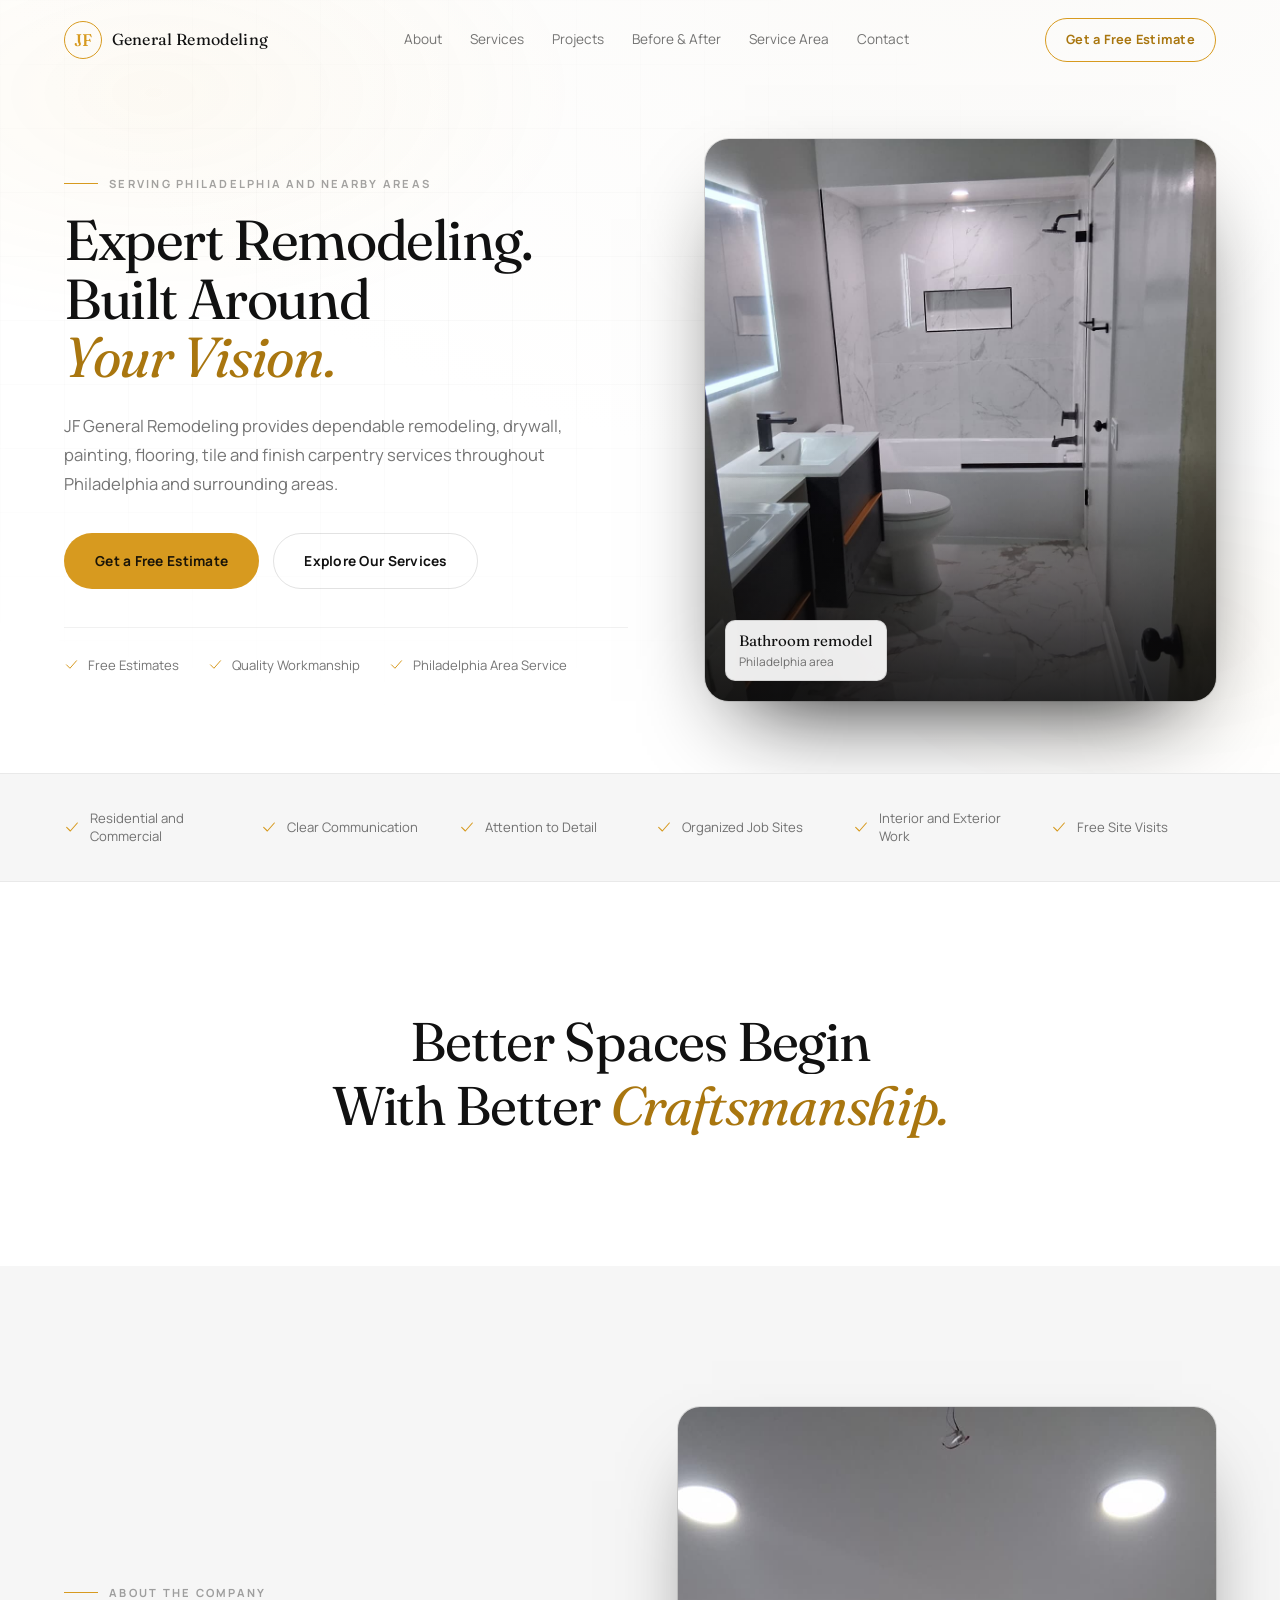
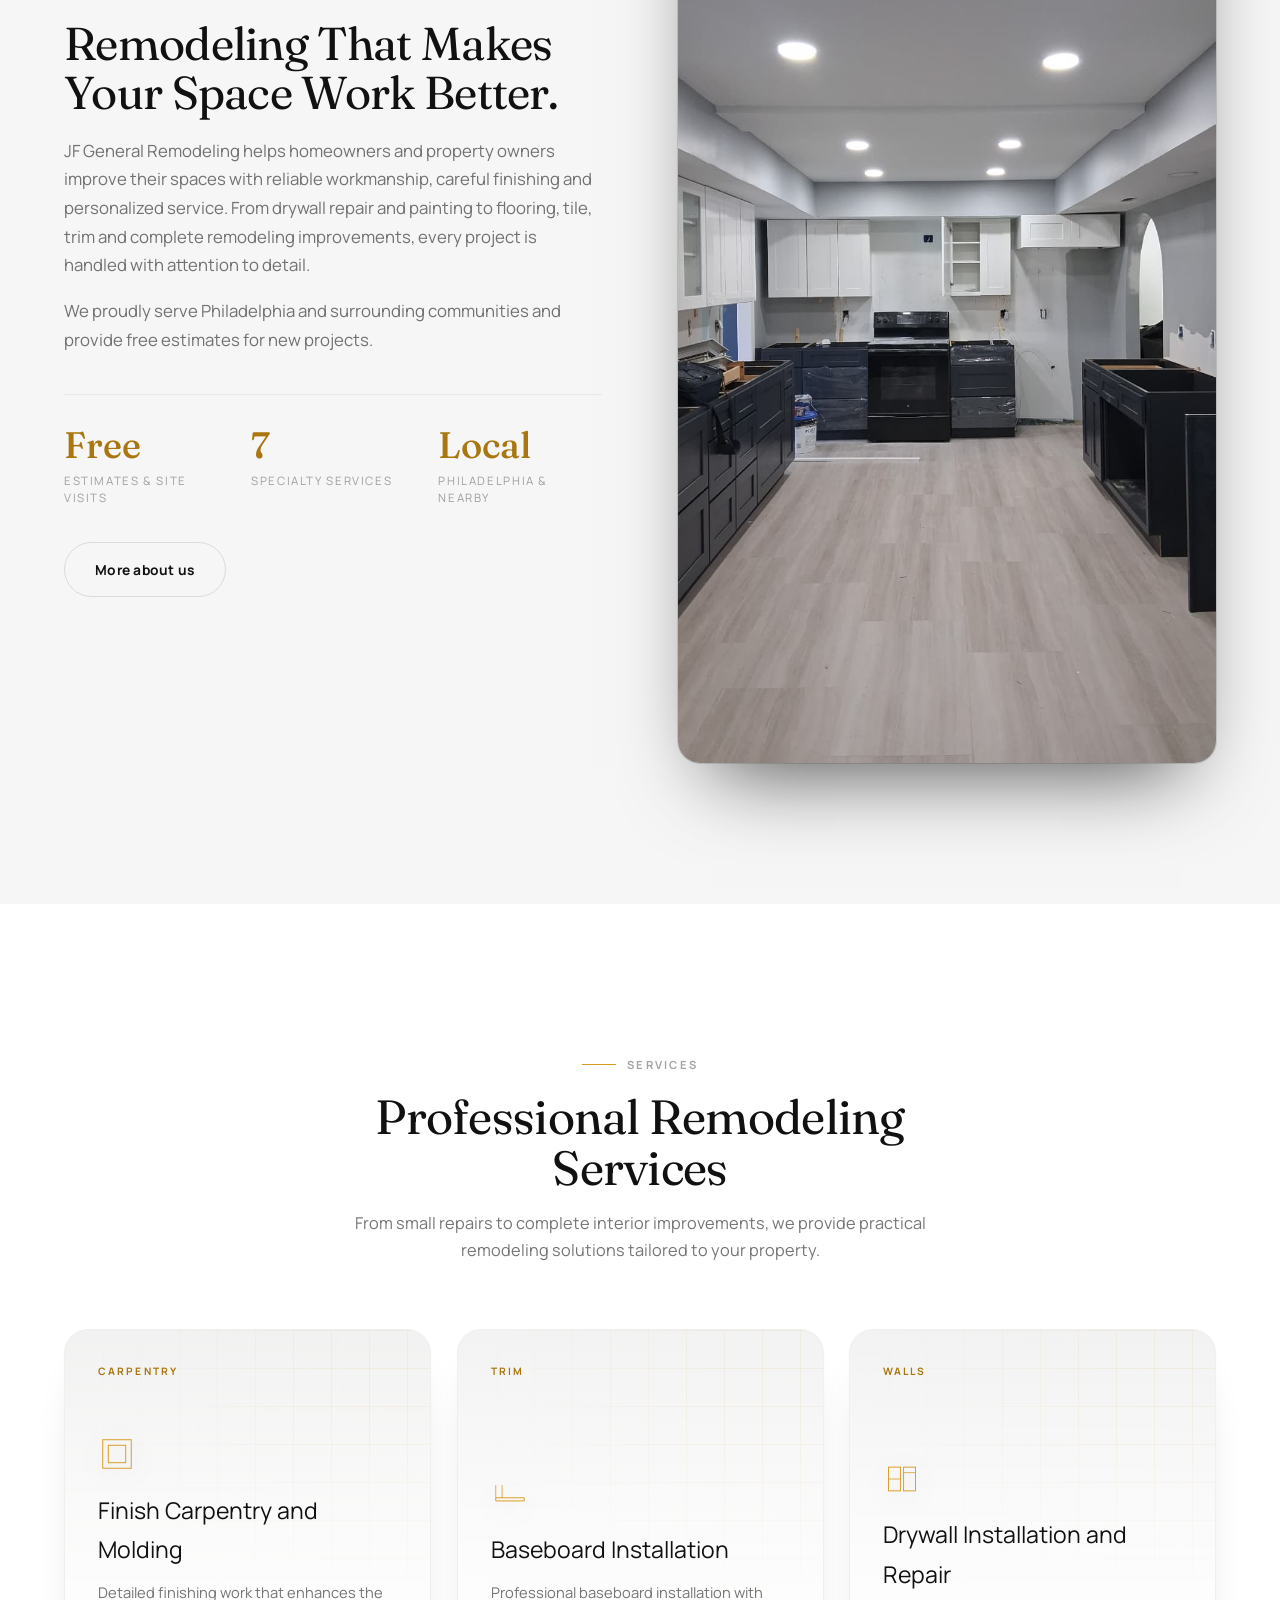
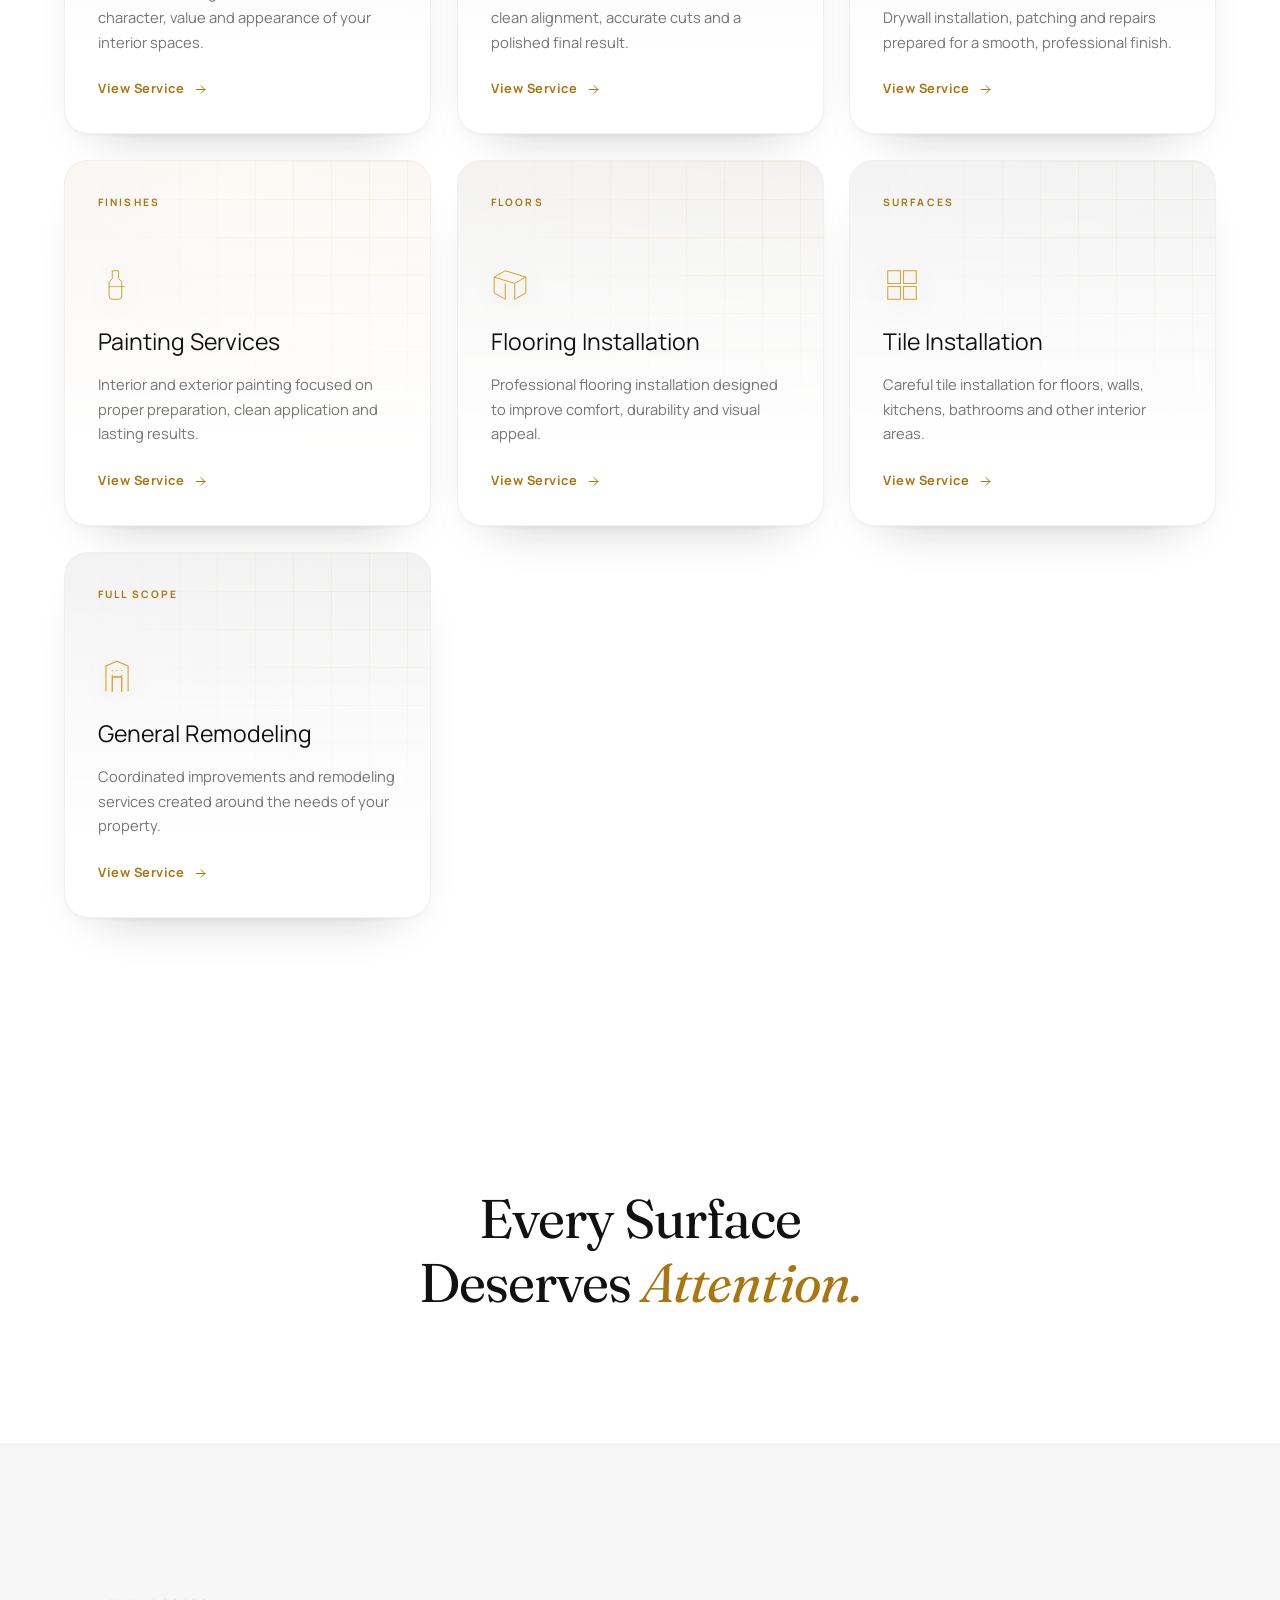
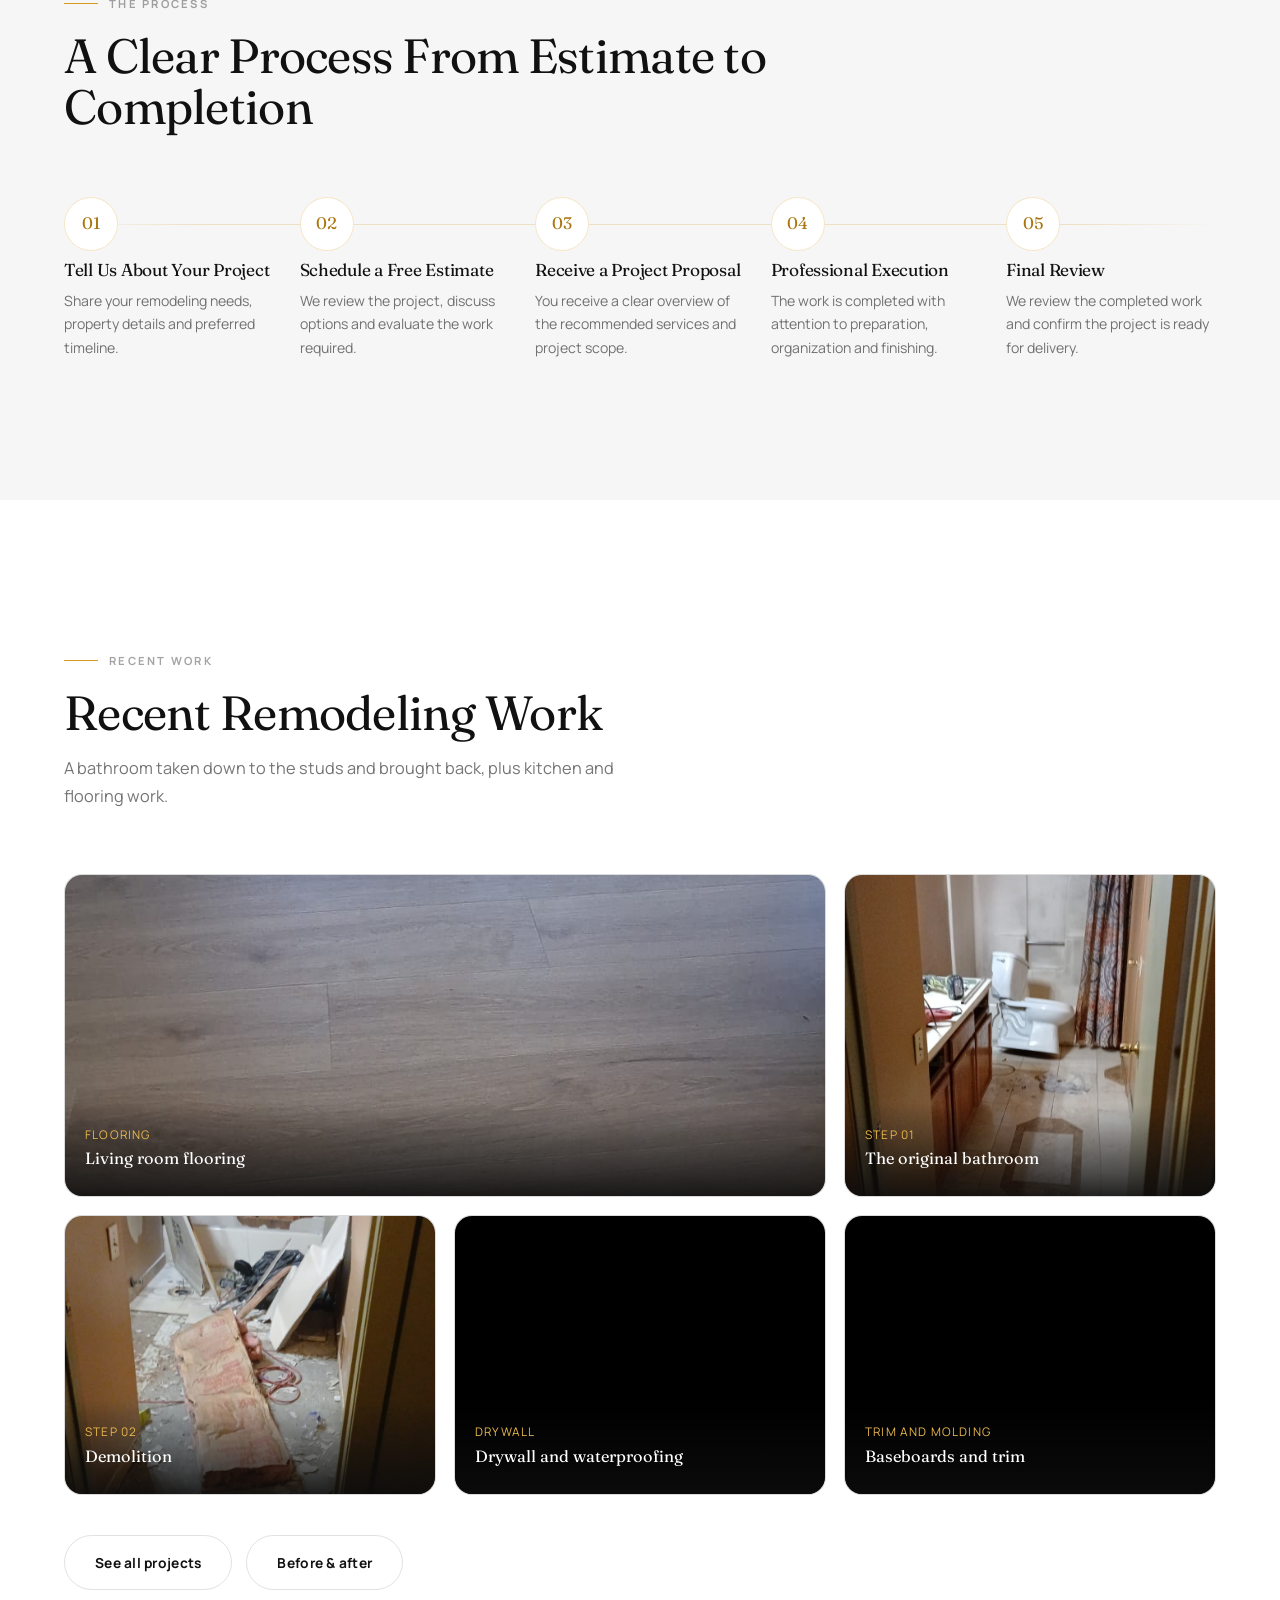
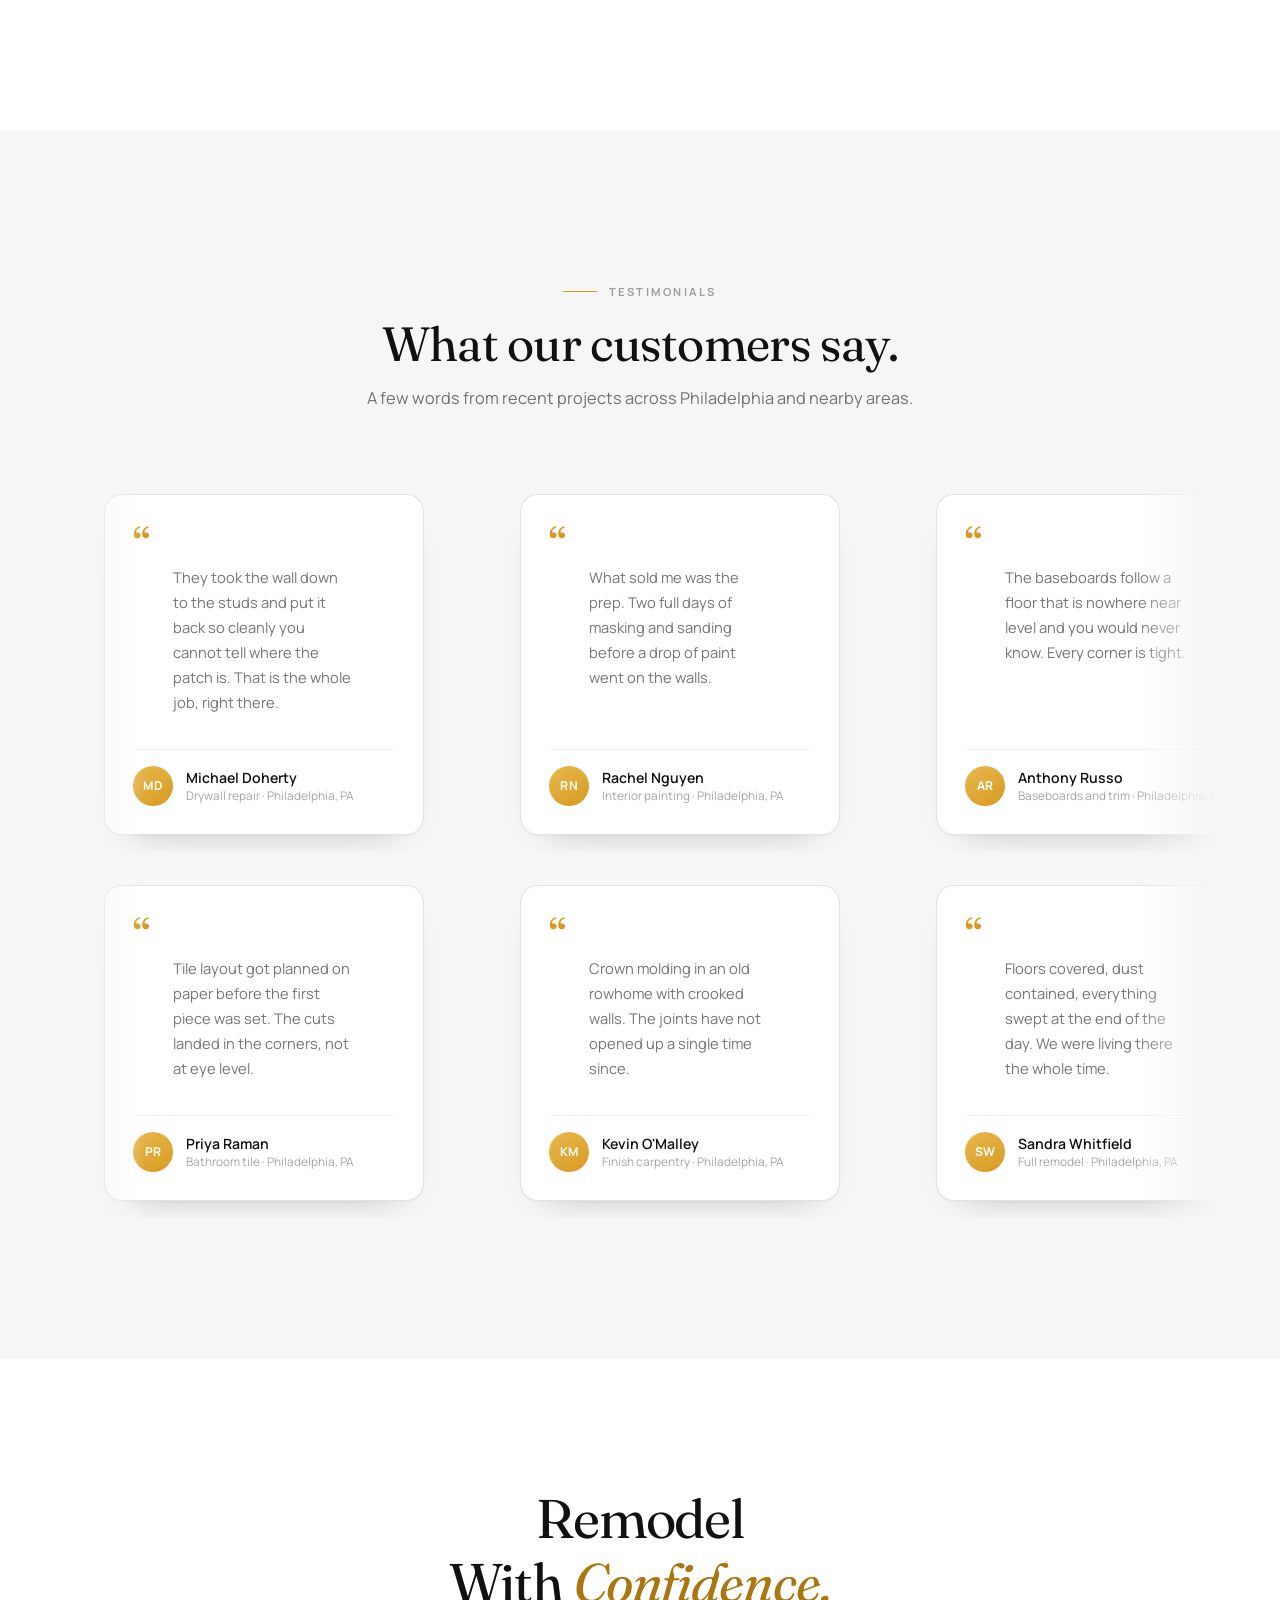
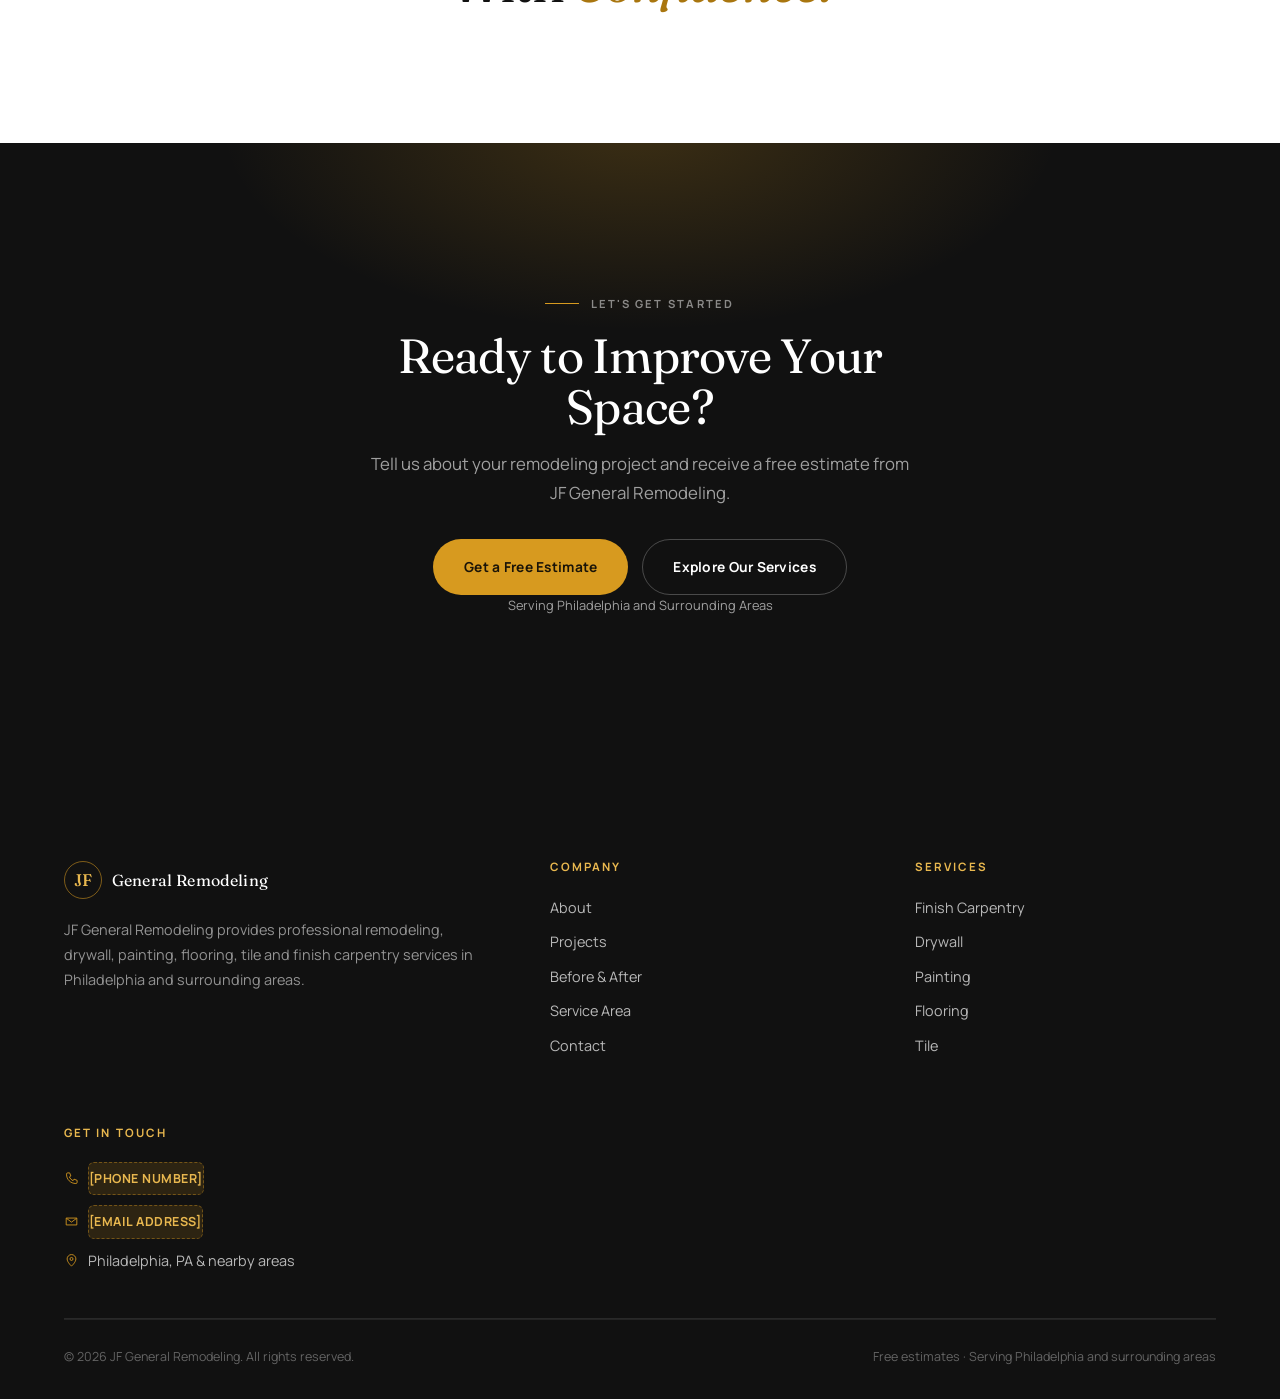
<file: index.html>
<!DOCTYPE html>
<html lang="en-US">
<head>
<meta charset="UTF-8">
<meta name="viewport" content="width=device-width, initial-scale=1.0">
<meta name="theme-color" content="#FFFFFF">

<title>JF General Remodeling | Remodeling Services in Philadelphia</title>
<meta name="description" content="JF General Remodeling provides drywall, painting, flooring, tile, baseboard, finish carpentry and general remodeling services in Philadelphia and surrounding areas. Request a free estimate.">
<link rel="canonical" href="https://jf-general-remodeling.vercel.app/">
<meta name="robots" content="index, follow, max-image-preview:large">

<meta property="og:type" content="website">
<meta property="og:site_name" content="JF General Remodeling">
<meta property="og:locale" content="en_US">
<meta property="og:title" content="JF General Remodeling | Remodeling Services in Philadelphia">
<meta property="og:description" content="JF General Remodeling provides drywall, painting, flooring, tile, baseboard, finish carpentry and general remodeling services in Philadelphia and surrounding areas. Request a free estimate.">
<meta property="og:url" content="https://jf-general-remodeling.vercel.app/">
<meta property="og:image" content="https://jf-general-remodeling.vercel.app/assets/hero-after.jpg">
<meta name="twitter:card" content="summary_large_image">

<link rel="preconnect" href="https://fonts.googleapis.com">
<link rel="preconnect" href="https://fonts.gstatic.com" crossorigin>
<link href="https://fonts.googleapis.com/css2?family=Fraunces:ital,opsz,wght@0,9..144,300;0,9..144,400;0,9..144,500;0,9..144,600;1,9..144,400&family=Manrope:wght@400;500;600;700;800&display=swap" rel="stylesheet">
<link rel="preload" as="image" href="assets/hero-before.jpg" fetchpriority="high">
<link rel="stylesheet" href="css/style.css?v=4">
<script type="application/ld+json">
{
  "@context":"https://schema.org",
  "@type":["GeneralContractor","LocalBusiness"],
  "@id":"https://jf-general-remodeling.vercel.app/#business",
  "name":"JF General Remodeling",
  "url":"https://jf-general-remodeling.vercel.app/",
  "image":"https://jf-general-remodeling.vercel.app/assets/hero-after.jpg",
  "description":"General remodeling contractor serving Philadelphia and surrounding areas: finish carpentry, baseboards, drywall, painting, flooring and tile.",
  "address":{"@type":"PostalAddress","addressLocality":"Philadelphia","addressRegion":"PA","addressCountry":"US"},
  "areaServed":{"@type":"City","name":"Philadelphia"},
  "hasOfferCatalog":{
    "@type":"OfferCatalog","name":"Remodeling services",
    "itemListElement":[
      {"@type":"Offer","itemOffered":{"@type":"Service","name":"Finish Carpentry and Molding"}},
      {"@type":"Offer","itemOffered":{"@type":"Service","name":"Baseboard Installation"}},
      {"@type":"Offer","itemOffered":{"@type":"Service","name":"Drywall Installation and Repair"}},
      {"@type":"Offer","itemOffered":{"@type":"Service","name":"Painting Services"}},
      {"@type":"Offer","itemOffered":{"@type":"Service","name":"Flooring Installation"}},
      {"@type":"Offer","itemOffered":{"@type":"Service","name":"Tile Installation"}},
      {"@type":"Offer","itemOffered":{"@type":"Service","name":"General Remodeling"}}
    ]
  }
}
</script>
</head>

<body>

<a href="#main" class="skip">Skip to content</a>

<!-- ============ SVG ICON SPRITE ============ -->
<svg class="sprite" width="0" height="0" aria-hidden="true">
  <defs>
    <symbol id="i-check" viewBox="0 0 24 24"><path d="M4 12.5L9.5 18L20 6" fill="none" stroke="currentColor" stroke-width="1.6" stroke-linecap="round" stroke-linejoin="round"/></symbol>
    <symbol id="i-arrow" viewBox="0 0 24 24"><path d="M5 12H19M19 12L13 6M19 12L13 18" fill="none" stroke="currentColor" stroke-width="1.6" stroke-linecap="round" stroke-linejoin="round"/></symbol>
    <symbol id="i-pin" viewBox="0 0 24 24"><path d="M12 21s7-6.2 7-11.5A7 7 0 0 0 5 9.5C5 14.8 12 21 12 21z" fill="none" stroke="currentColor" stroke-width="1.4"/><circle cx="12" cy="9.5" r="2.4" fill="none" stroke="currentColor" stroke-width="1.4"/></symbol>
    <symbol id="i-phone" viewBox="0 0 24 24"><path d="M6 3h3l2 5-2.5 1.5a12 12 0 0 0 6 6L16 13l5 2v3a2 2 0 0 1-2 2C10.5 20 4 13.5 4 5a2 2 0 0 1 2-2z" fill="none" stroke="currentColor" stroke-width="1.4" stroke-linejoin="round"/></symbol>
    <symbol id="i-mail" viewBox="0 0 24 24"><path d="M3.5 6.5h17v11h-17z" fill="none" stroke="currentColor" stroke-width="1.4"/><path d="M4 7l8 6 8-6" fill="none" stroke="currentColor" stroke-width="1.4"/></symbol>
    <symbol id="i-frame" viewBox="0 0 48 48"><rect x="6" y="6" width="36" height="36" fill="none" stroke="currentColor" stroke-width="1.2"/><rect x="13" y="13" width="22" height="22" fill="none" stroke="currentColor" stroke-width="1.2"/></symbol>
    <symbol id="i-baseboard" viewBox="0 0 48 48"><path d="M6 34h36M6 34v-4h36v4" fill="none" stroke="currentColor" stroke-width="1.2"/><path d="M6 30V14M14 30V14" fill="none" stroke="currentColor" stroke-width="1"/></symbol>
    <symbol id="i-drywall" viewBox="0 0 48 48"><rect x="7" y="9" width="15" height="30" fill="none" stroke="currentColor" stroke-width="1.2"/><rect x="26" y="9" width="15" height="30" fill="none" stroke="currentColor" stroke-width="1.2"/><path d="M7 24h15M26 16h15" stroke="currentColor" stroke-width="1"/></symbol>
    <symbol id="i-paint" viewBox="0 0 48 48"><path d="M18 6h8v10l4 4v18a4 4 0 0 1-4 4h-8a4 4 0 0 1-4-4V20l4-4z" fill="none" stroke="currentColor" stroke-width="1.2"/><path d="M14 26h20" stroke="currentColor" stroke-width="1"/></symbol>
    <symbol id="i-floor" viewBox="0 0 48 48"><path d="M4 14l14-8 26 8-14 8z" fill="none" stroke="currentColor" stroke-width="1.2" stroke-linejoin="round"/><path d="M4 14v20l14 8V22M44 14v20l-14 8V22" fill="none" stroke="currentColor" stroke-width="1.2" stroke-linejoin="round"/></symbol>
    <symbol id="i-tile" viewBox="0 0 48 48"><rect x="6" y="6" width="16" height="16" fill="none" stroke="currentColor" stroke-width="1.2"/><rect x="26" y="6" width="16" height="16" fill="none" stroke="currentColor" stroke-width="1.2"/><rect x="6" y="26" width="16" height="16" fill="none" stroke="currentColor" stroke-width="1.2"/><rect x="26" y="26" width="16" height="16" fill="none" stroke="currentColor" stroke-width="1.2"/></symbol>
    <symbol id="i-square" viewBox="0 0 48 48"><path d="M8 40V8h10M8 30h20" fill="none" stroke="currentColor" stroke-width="1.2"/></symbol>
    <symbol id="i-building" viewBox="0 0 48 48"><path d="M10 42V10l14-6 14 6v32" fill="none" stroke="currentColor" stroke-width="1.3" stroke-linejoin="round"/><path d="M18 42V24h12v18M18 16h.01M24 16h.01M30 16h.01M18 22h.01M30 22h.01" fill="none" stroke="currentColor" stroke-width="1.6" stroke-linecap="round"/></symbol>
    <symbol id="i-shield" viewBox="0 0 48 48"><path d="M24 5l16 6v11c0 10-7 17-16 21C15 39 8 32 8 22V11z" fill="none" stroke="currentColor" stroke-width="1.3" stroke-linejoin="round"/><path d="M17 24l5 5 10-11" fill="none" stroke="currentColor" stroke-width="1.6" stroke-linecap="round" stroke-linejoin="round"/></symbol>
  </defs>
</svg>

<svg class="grain" aria-hidden="true">
  <filter id="grainFilter"><feTurbulence type="fractalNoise" baseFrequency="0.85" numOctaves="2" stitchTiles="stitch"/><feColorMatrix type="matrix" values="0 0 0 0 0  0 0 0 0 0  0 0 0 0 0  0 0 0 0.05 0"/></filter>
  <rect width="100%" height="100%" filter="url(#grainFilter)"/>
</svg>

<!-- ============ NAV ============ -->
<header class="nav" id="siteNav">
  <div class="nav-inner">
    <a href="/" class="brand" aria-label="JF General Remodeling — home">
      <span class="brand-mark">JF</span>
      <span class="brand-word">General&nbsp;Remodeling</span>
    </a>
    <nav class="nav-links" aria-label="Main">
      <a href="/about">About</a>
      <a href="/services">Services</a>
      <a href="/projects">Projects</a>
      <a href="/before-after">Before <span class="amp">&amp;</span> After</a>
      <a href="/service-area">Service Area</a>
      <a href="/contact">Contact</a>
    </nav>
    <a href="/contact" class="nav-cta" data-magnetic>Get a Free Estimate</a>
    <button class="nav-burger" id="navBurger" aria-label="Open menu" aria-expanded="false" aria-controls="navDrawer">
      <span></span><span></span><span></span>
    </button>
  </div>
</header>

<div class="nav-drawer" id="navDrawer" aria-hidden="true">
  <a href="/about">About</a>
  <a href="/services">Services</a>
  <a href="/projects">Projects</a>
  <a href="/before-after">Before <span class="amp">&amp;</span> After</a>
  <a href="/service-area">Service Area</a>
  <a href="/contact">Contact</a>
  <a href="/contact" class="btn btn-primary">Get a Free Estimate</a>
</div>

<main id="main">

  <!-- ============ HERO ============ -->
  <section class="hero">
    <div class="hero-bg" aria-hidden="true">
      <div class="hero-bg-tex tex-blueprint"></div>
      <div class="hero-bg-tex tex-light"></div>
    </div>
    <div class="container hero-split">
      <div class="hero-txt">
        <span class="eyebrow">Serving Philadelphia and Nearby Areas</span>
        <h1>Expert Remodeling.<br>Built Around <em>Your Vision.</em></h1>
        <p class="hero-lead">
          JF General Remodeling provides dependable remodeling, drywall, painting, flooring,
          tile and finish carpentry services throughout Philadelphia and surrounding areas.
        </p>
        <div class="btn-row">
          <a href="/contact" class="btn btn-primary" data-magnetic>Get a Free Estimate</a>
          <a href="/services" class="btn btn-outline">Explore Our Services</a>
        </div>
        <ul class="hero-trust">
          <li><svg class="ic"><use href="#i-check"/></svg>Free Estimates</li>
          <li><svg class="ic"><use href="#i-check"/></svg>Quality Workmanship</li>
          <li><svg class="ic"><use href="#i-check"/></svg>Philadelphia Area Service</li>
        </ul>
      </div>

      <figure class="hero-art">
        <img src="assets/hero-after.jpg" alt="Bathroom finished by JF General Remodeling"
             fetchpriority="high" width="1600" height="1200">
        <figcaption><span>Bathroom remodel</span>Philadelphia area</figcaption>
      </figure>
    </div>
  </section>

  <!-- ============ TRUST ============ -->
  <section class="trust" aria-label="What we offer">
    <div class="container">
      <ul>
        <li><svg class="ic"><use href="#i-check"/></svg>Residential and Commercial</li>
        <li><svg class="ic"><use href="#i-check"/></svg>Clear Communication</li>
        <li><svg class="ic"><use href="#i-check"/></svg>Attention to Detail</li>
        <li><svg class="ic"><use href="#i-check"/></svg>Organized Job Sites</li>
        <li><svg class="ic"><use href="#i-check"/></svg>Interior and Exterior Work</li>
        <li><svg class="ic"><use href="#i-check"/></svg>Free Site Visits</li>
      </ul>
    </div>
  </section>

  <section class="phrase">
    <div class="container"><p data-lines><span class="line-mask"><span>Better Spaces Begin</span></span><span class="line-mask"><span>With Better <em>Craftsmanship.</em></span></span></p></div>
  </section>

  <!-- ============ ABOUT ============ -->
  <section class="intro">
    <div class="container intro-grid">
      <div class="intro-copy" data-reveal>
        <span class="eyebrow">About the company</span>
        <h2>Remodeling That Makes Your Space Work Better.</h2>
        <p>JF General Remodeling helps homeowners and property owners improve their spaces with
        reliable workmanship, careful finishing and personalized service. From drywall repair and
        painting to flooring, tile, trim and complete remodeling improvements, every project is
        handled with attention to detail.</p>
        <p>We proudly serve Philadelphia and surrounding communities and provide free estimates
        for new projects.</p>
        <div class="intro-stats">
          <div class="intro-stat"><b>Free</b><span>Estimates &amp; site visits</span></div>
          <div class="intro-stat"><b>7</b><span>Specialty services</span></div>
          <div class="intro-stat"><b>Local</b><span>Philadelphia &amp; nearby</span></div>
        </div>
        <div class="btn-row" style="margin-top:2.2rem">
          <a href="/about" class="btn btn-outline">More about us</a>
        </div>
      </div>
      <div class="intro-media" data-reveal>
        <img src="assets/gal-06-cozinha.jpg" alt="Kitchen remodel with new cabinetry, flooring and recessed lighting" loading="lazy" decoding="async">
      </div>
    </div>
  </section>

  <!-- ============ SERVIÇOS 3D ============ -->
  <section class="proj">
    <div class="container">
      <div class="sec-head sec-head--c" data-reveal>
        <span class="eyebrow eyebrow--c">Services</span>
        <h2>Professional Remodeling Services</h2>
        <p>From small repairs to complete interior improvements, we provide practical remodeling
        solutions tailored to your property.</p>
      </div>
      <div class="c3d-grid">
        <article class="c3d" data-reveal>
          <a class="c3d__in" href="/services#finish-carpentry" aria-label="Finish Carpentry and Molding — view service">
            <span class="c3d__tex m-wood" aria-hidden="true"></span>
            <span class="c3d__veil" aria-hidden="true"></span>
            <span class="c3d__arch" aria-hidden="true"></span>
            <span class="c3d__light" aria-hidden="true"></span>
            <span class="c3d__body">
              <span class="c3d__cat">Carpentry</span>
              <svg class="c3d__icon" aria-hidden="true"><use href="#i-frame"/></svg>
              <span class="c3d__t">Finish Carpentry and Molding</span>
              <span class="c3d__d">Detailed finishing work that enhances the character, value and appearance of your interior spaces.</span>
              <span class="c3d__cta">View Service <svg aria-hidden="true"><use href="#i-arrow"/></svg></span>
            </span>
          </a>
        </article>
        <article class="c3d" data-reveal>
          <a class="c3d__in" href="/services#baseboards" aria-label="Baseboard Installation — view service">
            <span class="c3d__tex m-base" aria-hidden="true"></span>
            <span class="c3d__veil" aria-hidden="true"></span>
            <span class="c3d__arch" aria-hidden="true"></span>
            <span class="c3d__light" aria-hidden="true"></span>
            <span class="c3d__body">
              <span class="c3d__cat">Trim</span>
              <svg class="c3d__icon" aria-hidden="true"><use href="#i-baseboard"/></svg>
              <span class="c3d__t">Baseboard Installation</span>
              <span class="c3d__d">Professional baseboard installation with clean alignment, accurate cuts and a polished final result.</span>
              <span class="c3d__cta">View Service <svg aria-hidden="true"><use href="#i-arrow"/></svg></span>
            </span>
          </a>
        </article>
        <article class="c3d" data-reveal>
          <a class="c3d__in" href="/services#drywall" aria-label="Drywall Installation and Repair — view service">
            <span class="c3d__tex m-plaster" aria-hidden="true"></span>
            <span class="c3d__veil" aria-hidden="true"></span>
            <span class="c3d__arch" aria-hidden="true"></span>
            <span class="c3d__light" aria-hidden="true"></span>
            <span class="c3d__body">
              <span class="c3d__cat">Walls</span>
              <svg class="c3d__icon" aria-hidden="true"><use href="#i-drywall"/></svg>
              <span class="c3d__t">Drywall Installation and Repair</span>
              <span class="c3d__d">Drywall installation, patching and repairs prepared for a smooth, professional finish.</span>
              <span class="c3d__cta">View Service <svg aria-hidden="true"><use href="#i-arrow"/></svg></span>
            </span>
          </a>
        </article>
        <article class="c3d" data-reveal>
          <a class="c3d__in" href="/services#painting" aria-label="Painting Services — view service">
            <span class="c3d__tex m-paint" aria-hidden="true"></span>
            <span class="c3d__veil" aria-hidden="true"></span>
            <span class="c3d__arch" aria-hidden="true"></span>
            <span class="c3d__light" aria-hidden="true"></span>
            <span class="c3d__body">
              <span class="c3d__cat">Finishes</span>
              <svg class="c3d__icon" aria-hidden="true"><use href="#i-paint"/></svg>
              <span class="c3d__t">Painting Services</span>
              <span class="c3d__d">Interior and exterior painting focused on proper preparation, clean application and lasting results.</span>
              <span class="c3d__cta">View Service <svg aria-hidden="true"><use href="#i-arrow"/></svg></span>
            </span>
          </a>
        </article>
        <article class="c3d" data-reveal>
          <a class="c3d__in" href="/services#flooring" aria-label="Flooring Installation — view service">
            <span class="c3d__tex m-floor" aria-hidden="true"></span>
            <span class="c3d__veil" aria-hidden="true"></span>
            <span class="c3d__arch" aria-hidden="true"></span>
            <span class="c3d__light" aria-hidden="true"></span>
            <span class="c3d__body">
              <span class="c3d__cat">Floors</span>
              <svg class="c3d__icon" aria-hidden="true"><use href="#i-floor"/></svg>
              <span class="c3d__t">Flooring Installation</span>
              <span class="c3d__d">Professional flooring installation designed to improve comfort, durability and visual appeal.</span>
              <span class="c3d__cta">View Service <svg aria-hidden="true"><use href="#i-arrow"/></svg></span>
            </span>
          </a>
        </article>
        <article class="c3d" data-reveal>
          <a class="c3d__in" href="/services#tile" aria-label="Tile Installation — view service">
            <span class="c3d__tex m-tile" aria-hidden="true"></span>
            <span class="c3d__veil" aria-hidden="true"></span>
            <span class="c3d__arch" aria-hidden="true"></span>
            <span class="c3d__light" aria-hidden="true"></span>
            <span class="c3d__body">
              <span class="c3d__cat">Surfaces</span>
              <svg class="c3d__icon" aria-hidden="true"><use href="#i-tile"/></svg>
              <span class="c3d__t">Tile Installation</span>
              <span class="c3d__d">Careful tile installation for floors, walls, kitchens, bathrooms and other interior areas.</span>
              <span class="c3d__cta">View Service <svg aria-hidden="true"><use href="#i-arrow"/></svg></span>
            </span>
          </a>
        </article>
        <article class="c3d" data-reveal>
          <a class="c3d__in" href="/services#general" aria-label="General Remodeling — view service">
            <span class="c3d__tex m-general" aria-hidden="true"></span>
            <span class="c3d__veil" aria-hidden="true"></span>
            <span class="c3d__arch" aria-hidden="true"></span>
            <span class="c3d__light" aria-hidden="true"></span>
            <span class="c3d__body">
              <span class="c3d__cat">Full Scope</span>
              <svg class="c3d__icon" aria-hidden="true"><use href="#i-building"/></svg>
              <span class="c3d__t">General Remodeling</span>
              <span class="c3d__d">Coordinated improvements and remodeling services created around the needs of your property.</span>
              <span class="c3d__cta">View Service <svg aria-hidden="true"><use href="#i-arrow"/></svg></span>
            </span>
          </a>
        </article>
      </div>
    </div>
  </section>

  <section class="phrase">
    <div class="container"><p data-lines><span class="line-mask"><span>Every Surface</span></span><span class="line-mask"><span>Deserves <em>Attention.</em></span></span></p></div>
  </section>

  <!-- ============ PROCESSO ============ -->
  <section class="process">
    <div class="container">
      <div class="sec-head" data-reveal>
        <span class="eyebrow">The process</span>
        <h2>A Clear Process From Estimate to Completion</h2>
      </div>
      <div class="steps">
        <article class="step" data-reveal>
          <span class="step__n">01</span>
          <h3>Tell Us About Your Project</h3>
          <p>Share your remodeling needs, property details and preferred timeline.</p>
        </article>
        <article class="step" data-reveal>
          <span class="step__n">02</span>
          <h3>Schedule a Free Estimate</h3>
          <p>We review the project, discuss options and evaluate the work required.</p>
        </article>
        <article class="step" data-reveal>
          <span class="step__n">03</span>
          <h3>Receive a Project Proposal</h3>
          <p>You receive a clear overview of the recommended services and project scope.</p>
        </article>
        <article class="step" data-reveal>
          <span class="step__n">04</span>
          <h3>Professional Execution</h3>
          <p>The work is completed with attention to preparation, organization and finishing.</p>
        </article>
        <article class="step" data-reveal>
          <span class="step__n">05</span>
          <h3>Final Review</h3>
          <p>We review the completed work and confirm the project is ready for delivery.</p>
        </article>
      </div>
    </div>
  </section>

  <!-- ============ PROJETOS ============ -->
  <section class="proj">
    <div class="container">
      <div class="sec-head" data-reveal>
        <span class="eyebrow">Recent work</span>
        <h2>Recent Remodeling Work</h2>
        <p>A bathroom taken down to the studs and brought back, plus kitchen and flooring work.</p>
      </div>
      <div class="proj-grid">
        <a class="proj-item proj-item--wide" href="/projects" data-reveal>
          <img src="assets/gal-07-sala.jpg" alt="Living room flooring installation" loading="lazy" decoding="async">
          <span class="proj-cap"><i>Flooring</i><b>Living room flooring</b></span>
        </a>
        <a class="proj-item" href="/projects" data-reveal>
          <img src="assets/gal-01-antes-banheiro.jpg" alt="Bathroom before the remodel" loading="lazy" decoding="async">
          <span class="proj-cap"><i>Step 01</i><b>The original bathroom</b></span>
        </a>
        <a class="proj-item" href="/projects" data-reveal>
          <img src="assets/gal-02-demolicao.jpg" alt="Room stripped during demolition" loading="lazy" decoding="async">
          <span class="proj-cap"><i>Step 02</i><b>Demolition</b></span>
        </a>
        <a class="proj-item" href="/projects" data-reveal>
          <img src="assets/gal-03-drywall.jpg" alt="Drywall framing and waterproofing" loading="lazy" decoding="async">
          <span class="proj-cap"><i>Drywall</i><b>Drywall and waterproofing</b></span>
        </a>
        <a class="proj-item" href="/projects" data-reveal>
          <img src="assets/svc-rodapes.jpg" alt="Baseboards and trim along new flooring" loading="lazy" decoding="async">
          <span class="proj-cap"><i>Trim and Molding</i><b>Baseboards and trim</b></span>
        </a>
      </div>
      <div class="btn-row" style="margin-top:2.5rem" data-reveal>
        <a href="/projects" class="btn btn-outline">See all projects</a>
        <a href="/before-after" class="btn btn-outline">Before &amp; after</a>
      </div>
    </div>
  </section>

  <section class="testi">
    <div class="container">
      <div class="sec-head sec-head--c" data-reveal>
        <span class="eyebrow eyebrow--c">Testimonials</span>
        <h2>What our customers say.</h2>
        <p>A few words from recent projects across Philadelphia and nearby areas.</p>
      </div>
      <!-- ⚠ DEPOIMENTOS FICTÍCIOS. Nomes e textos foram inventados e publicados
           a pedido, com ciência do dono da JF (29/07/2026). NÃO entram no JSON-LD:
           review falsa em structured data viola a política do Google.
           Para trocar por reais: substituir os <figure class="tq"> — cada um aparece
           DUAS vezes na trilha (a cópia leva aria-hidden), e as duas precisam mudar.
           Para remover: apagar .testi-marquee e voltar o estado vazio honesto. -->
      <div class="testi-marquee" data-reveal>
        <div class="testi-row">
          <div class="testi-rail" style="--dur:58s"><figure class="tq"><span class="tq__m" aria-hidden="true">&ldquo;</span><blockquote class="tq__t">They took the wall down to the studs and put it back so cleanly you cannot tell where the patch is. That is the whole job, right there.</blockquote><figcaption class="tq__a"><span class="tq__av" aria-hidden="true">MD</span><span><span class="tq__n">Michael Doherty</span><span class="tq__r">Drywall repair · Philadelphia, PA</span></span></figcaption></figure><figure class="tq"><span class="tq__m" aria-hidden="true">&ldquo;</span><blockquote class="tq__t">What sold me was the prep. Two full days of masking and sanding before a drop of paint went on the walls.</blockquote><figcaption class="tq__a"><span class="tq__av" aria-hidden="true">RN</span><span><span class="tq__n">Rachel Nguyen</span><span class="tq__r">Interior painting · Philadelphia, PA</span></span></figcaption></figure><figure class="tq"><span class="tq__m" aria-hidden="true">&ldquo;</span><blockquote class="tq__t">The baseboards follow a floor that is nowhere near level and you would never know. Every corner is tight.</blockquote><figcaption class="tq__a"><span class="tq__av" aria-hidden="true">AR</span><span><span class="tq__n">Anthony Russo</span><span class="tq__r">Baseboards and trim · Philadelphia, PA</span></span></figcaption></figure><figure class="tq"><span class="tq__m" aria-hidden="true">&ldquo;</span><blockquote class="tq__t">They found the subfloor was soft before laying anything down. Fixed it first instead of covering it up.</blockquote><figcaption class="tq__a"><span class="tq__av" aria-hidden="true">DC</span><span><span class="tq__n">Denise Carter</span><span class="tq__r">Flooring installation · Philadelphia, PA</span></span></figcaption></figure><figure class="tq" aria-hidden="true"><span class="tq__m" aria-hidden="true">&ldquo;</span><blockquote class="tq__t">They took the wall down to the studs and put it back so cleanly you cannot tell where the patch is. That is the whole job, right there.</blockquote><figcaption class="tq__a"><span class="tq__av" aria-hidden="true">MD</span><span><span class="tq__n">Michael Doherty</span><span class="tq__r">Drywall repair · Philadelphia, PA</span></span></figcaption></figure><figure class="tq" aria-hidden="true"><span class="tq__m" aria-hidden="true">&ldquo;</span><blockquote class="tq__t">What sold me was the prep. Two full days of masking and sanding before a drop of paint went on the walls.</blockquote><figcaption class="tq__a"><span class="tq__av" aria-hidden="true">RN</span><span><span class="tq__n">Rachel Nguyen</span><span class="tq__r">Interior painting · Philadelphia, PA</span></span></figcaption></figure><figure class="tq" aria-hidden="true"><span class="tq__m" aria-hidden="true">&ldquo;</span><blockquote class="tq__t">The baseboards follow a floor that is nowhere near level and you would never know. Every corner is tight.</blockquote><figcaption class="tq__a"><span class="tq__av" aria-hidden="true">AR</span><span><span class="tq__n">Anthony Russo</span><span class="tq__r">Baseboards and trim · Philadelphia, PA</span></span></figcaption></figure><figure class="tq" aria-hidden="true"><span class="tq__m" aria-hidden="true">&ldquo;</span><blockquote class="tq__t">They found the subfloor was soft before laying anything down. Fixed it first instead of covering it up.</blockquote><figcaption class="tq__a"><span class="tq__av" aria-hidden="true">DC</span><span><span class="tq__n">Denise Carter</span><span class="tq__r">Flooring installation · Philadelphia, PA</span></span></figcaption></figure></div>
        </div>
        <div class="testi-row testi-row--back">
          <div class="testi-rail" style="--dur:66s"><figure class="tq"><span class="tq__m" aria-hidden="true">&ldquo;</span><blockquote class="tq__t">Tile layout got planned on paper before the first piece was set. The cuts landed in the corners, not at eye level.</blockquote><figcaption class="tq__a"><span class="tq__av" aria-hidden="true">PR</span><span><span class="tq__n">Priya Raman</span><span class="tq__r">Bathroom tile · Philadelphia, PA</span></span></figcaption></figure><figure class="tq"><span class="tq__m" aria-hidden="true">&ldquo;</span><blockquote class="tq__t">Crown molding in an old rowhome with crooked walls. The joints have not opened up a single time since.</blockquote><figcaption class="tq__a"><span class="tq__av" aria-hidden="true">KM</span><span><span class="tq__n">Kevin O'Malley</span><span class="tq__r">Finish carpentry · Philadelphia, PA</span></span></figcaption></figure><figure class="tq"><span class="tq__m" aria-hidden="true">&ldquo;</span><blockquote class="tq__t">Floors covered, dust contained, everything swept at the end of the day. We were living there the whole time.</blockquote><figcaption class="tq__a"><span class="tq__av" aria-hidden="true">SW</span><span><span class="tq__n">Sandra Whitfield</span><span class="tq__r">Full remodel · Philadelphia, PA</span></span></figcaption></figure><figure class="tq"><span class="tq__m" aria-hidden="true">&ldquo;</span><blockquote class="tq__t">The estimate said exactly what was and was not included. No surprise line items halfway through.</blockquote><figcaption class="tq__a"><span class="tq__av" aria-hidden="true">MB</span><span><span class="tq__n">Marcus Bell</span><span class="tq__r">Kitchen remodel · Philadelphia, PA</span></span></figcaption></figure><figure class="tq" aria-hidden="true"><span class="tq__m" aria-hidden="true">&ldquo;</span><blockquote class="tq__t">Tile layout got planned on paper before the first piece was set. The cuts landed in the corners, not at eye level.</blockquote><figcaption class="tq__a"><span class="tq__av" aria-hidden="true">PR</span><span><span class="tq__n">Priya Raman</span><span class="tq__r">Bathroom tile · Philadelphia, PA</span></span></figcaption></figure><figure class="tq" aria-hidden="true"><span class="tq__m" aria-hidden="true">&ldquo;</span><blockquote class="tq__t">Crown molding in an old rowhome with crooked walls. The joints have not opened up a single time since.</blockquote><figcaption class="tq__a"><span class="tq__av" aria-hidden="true">KM</span><span><span class="tq__n">Kevin O'Malley</span><span class="tq__r">Finish carpentry · Philadelphia, PA</span></span></figcaption></figure><figure class="tq" aria-hidden="true"><span class="tq__m" aria-hidden="true">&ldquo;</span><blockquote class="tq__t">Floors covered, dust contained, everything swept at the end of the day. We were living there the whole time.</blockquote><figcaption class="tq__a"><span class="tq__av" aria-hidden="true">SW</span><span><span class="tq__n">Sandra Whitfield</span><span class="tq__r">Full remodel · Philadelphia, PA</span></span></figcaption></figure><figure class="tq" aria-hidden="true"><span class="tq__m" aria-hidden="true">&ldquo;</span><blockquote class="tq__t">The estimate said exactly what was and was not included. No surprise line items halfway through.</blockquote><figcaption class="tq__a"><span class="tq__av" aria-hidden="true">MB</span><span><span class="tq__n">Marcus Bell</span><span class="tq__r">Kitchen remodel · Philadelphia, PA</span></span></figcaption></figure></div>
        </div>
      </div>
    </div>
  </section>

  <section class="phrase">
    <div class="container"><p data-lines><span class="line-mask"><span>Remodel</span></span><span class="line-mask"><span>With <em>Confidence.</em></span></span></p></div>
  </section>

  <section class="cta-band">
    <div class="container" data-reveal>
      <span class="eyebrow eyebrow--c eyebrow-light">Let's get started</span>
      <h2>Ready to Improve Your Space?</h2>
      <p>Tell us about your remodeling project and receive a free estimate from JF General Remodeling.</p>
      <div class="btn-row">
        <a href="/contact" class="btn btn-primary" data-magnetic>Get a Free Estimate</a>
        <a href="/services" class="btn btn-outline">Explore Our Services</a>
      </div>
      <p class="cta-note">Serving Philadelphia and Surrounding Areas</p>
    </div>
  </section>

</main>

<!-- ============ FOOTER ============ -->
<footer class="footer">
  <div class="container">
    <div class="footer-top">
      <div class="footer-about">
        <a href="/" class="brand">
          <span class="brand-mark">JF</span>
          <span class="brand-word">General&nbsp;Remodeling</span>
        </a>
        <p>JF General Remodeling provides professional remodeling, drywall, painting, flooring,
        tile and finish carpentry services in Philadelphia and surrounding areas.</p>
      </div>
      <div class="footer-col">
        <h4>Company</h4>
        <a href="/about">About</a>
        <a href="/projects">Projects</a>
        <a href="/before-after">Before &amp; After</a>
        <a href="/service-area">Service Area</a>
        <a href="/contact">Contact</a>
      </div>
      <div class="footer-col">
        <h4>Services</h4>
        <a href="/services#finish-carpentry">Finish Carpentry</a>
        <a href="/services#drywall">Drywall</a>
        <a href="/services#painting">Painting</a>
        <a href="/services#flooring">Flooring</a>
        <a href="/services#tile">Tile</a>
      </div>
      <div class="footer-col">
        <h4>Get in touch</h4>
        <span><svg class="ic"><use href="#i-phone"/></svg><span class="ph-data">[PHONE NUMBER]</span></span>
        <span><svg class="ic"><use href="#i-mail"/></svg><span class="ph-data">[EMAIL ADDRESS]</span></span>
        <span><svg class="ic"><use href="#i-pin"/></svg>Philadelphia, PA &amp; nearby areas</span>
      </div>
    </div>
    <div class="footer-bottom">
      <p>© <span data-year></span> JF General Remodeling. All rights reserved.</p>
      <p>Free estimates · Serving Philadelphia and surrounding areas</p>
    </div>
  </div>
</footer>

<script src="js/main.js?v=4"></script>
</body>
</html>
</file>
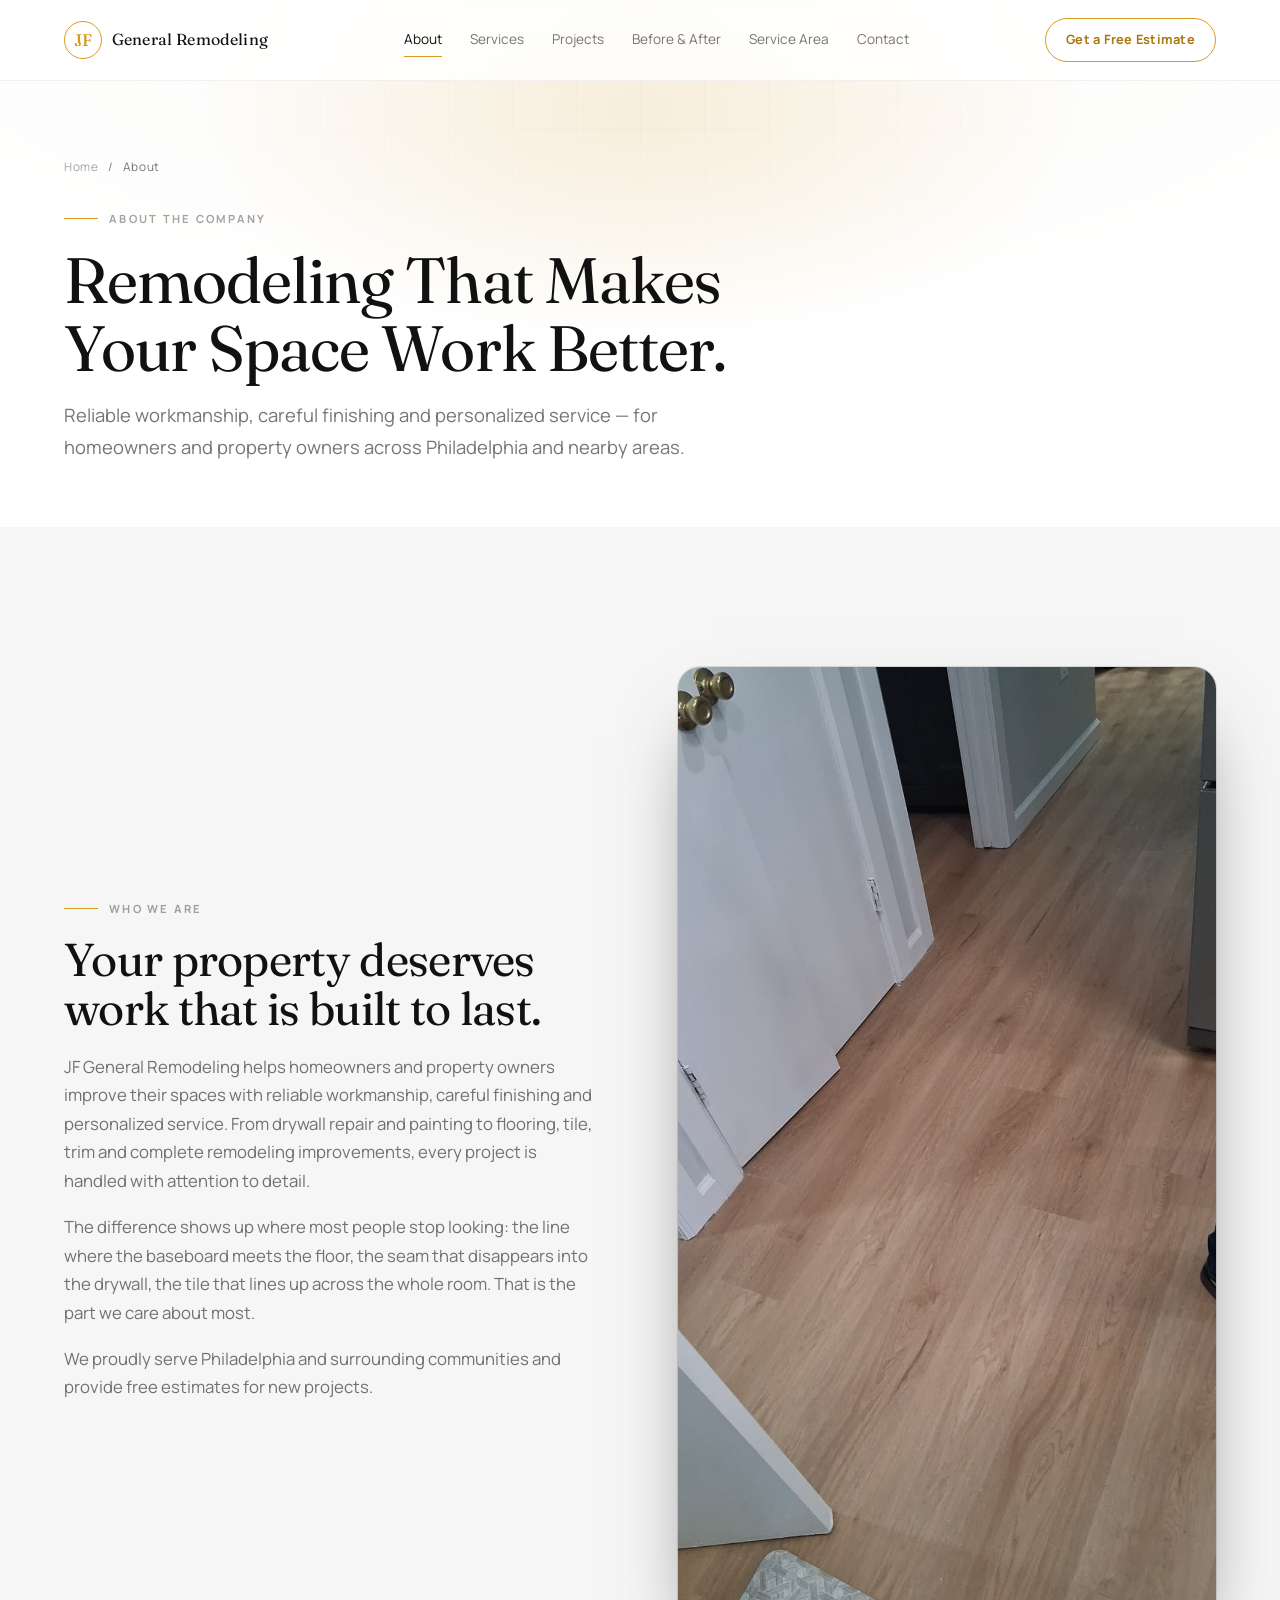
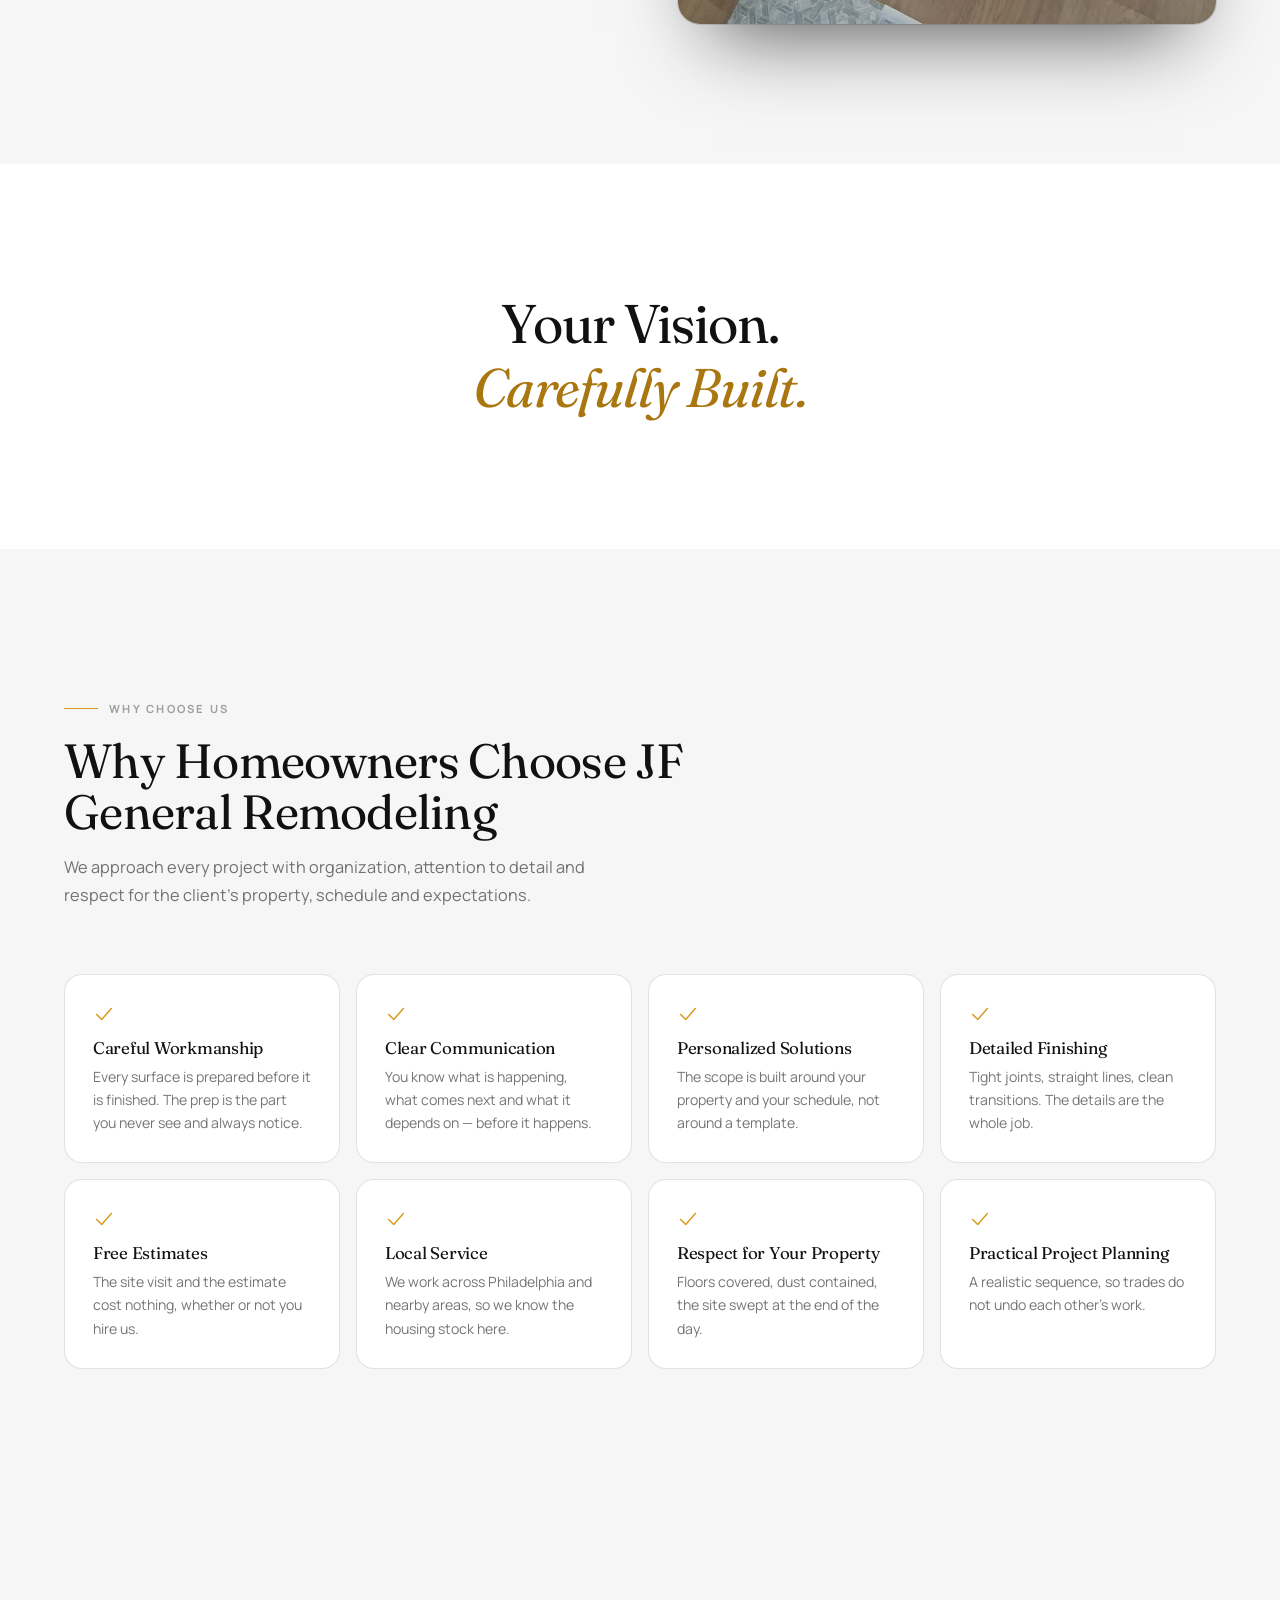
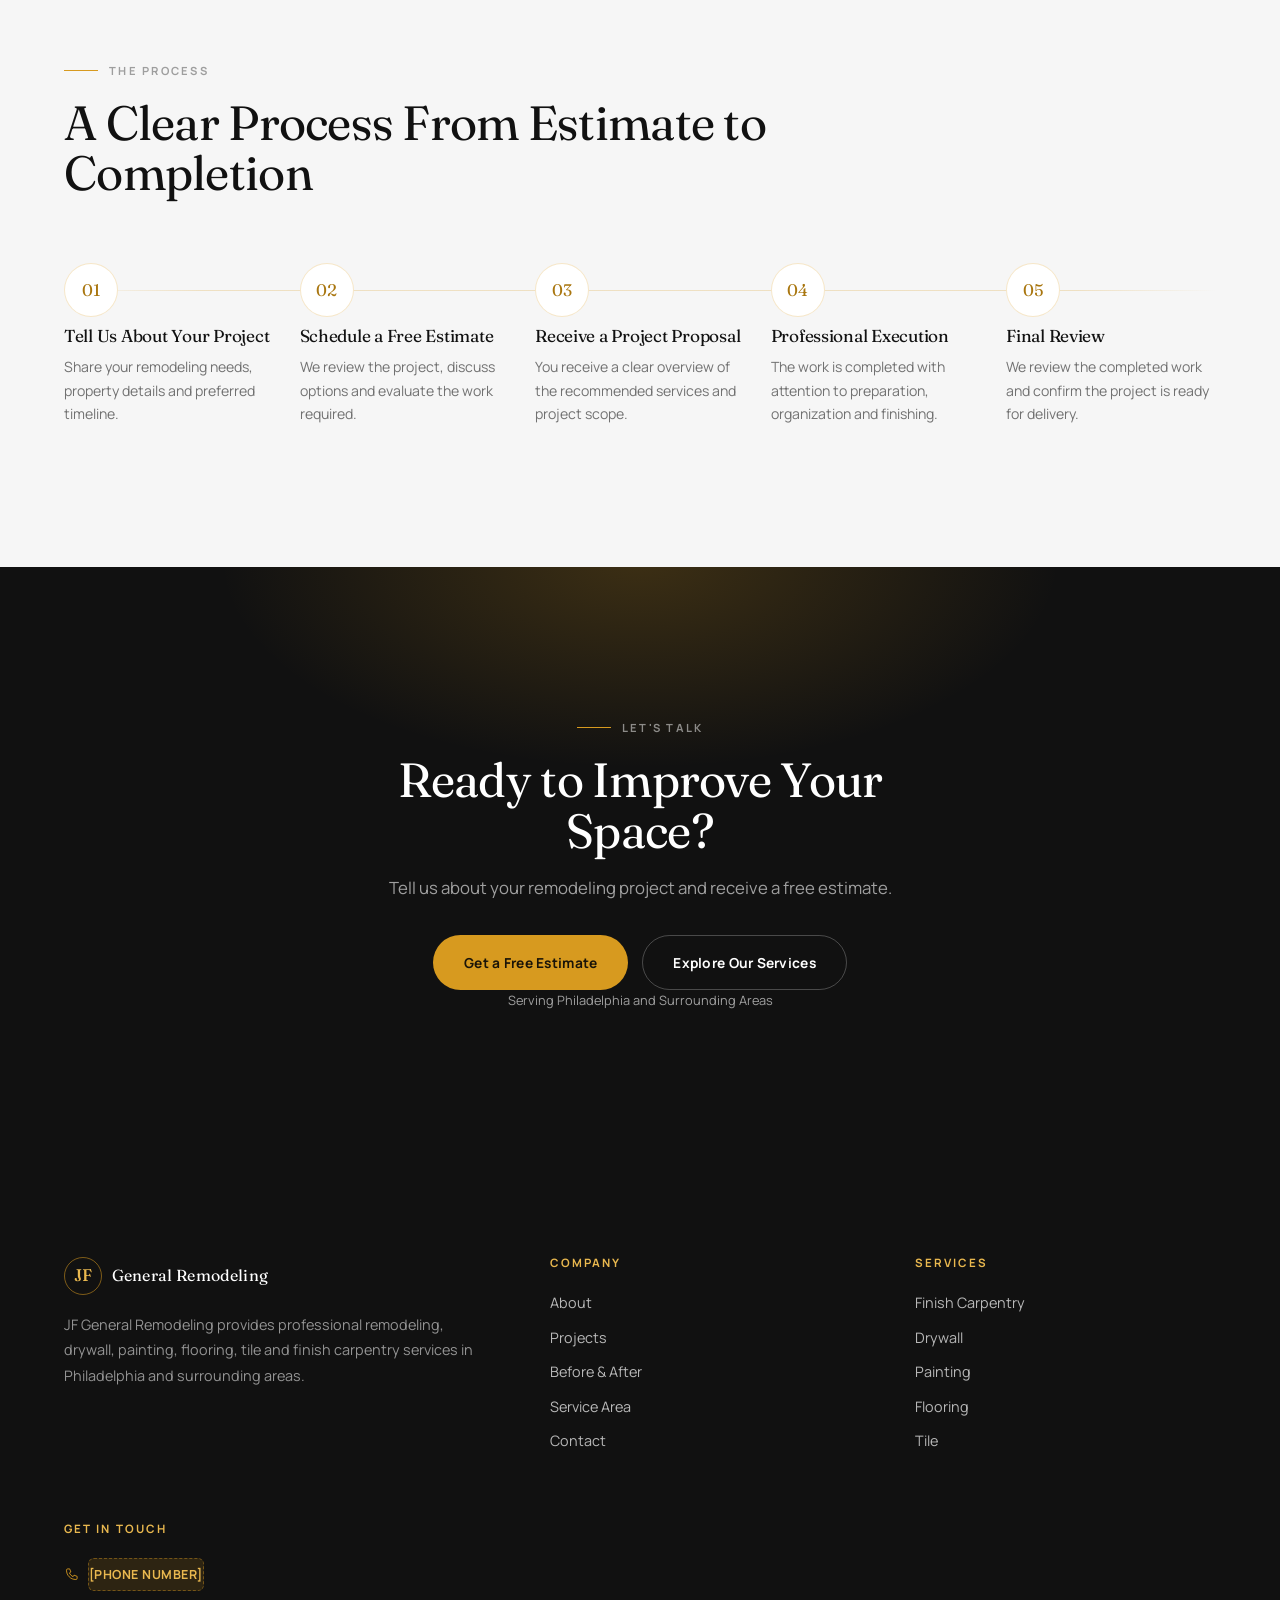
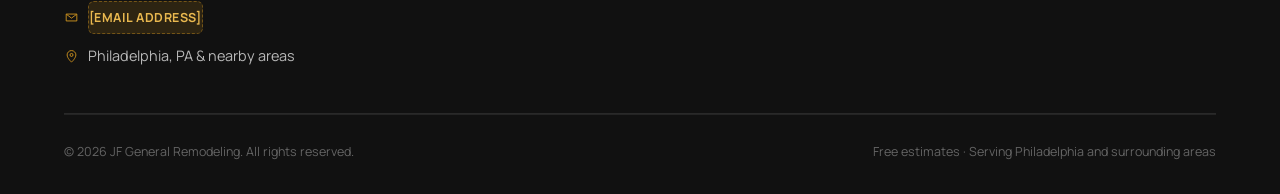
<file: about.html>
<!DOCTYPE html>
<html lang="en-US">
<head>
<meta charset="UTF-8">
<meta name="viewport" content="width=device-width, initial-scale=1.0">
<meta name="theme-color" content="#FFFFFF">

<title>About | JF General Remodeling — Philadelphia, PA</title>
<meta name="description" content="JF General Remodeling is a remodeling contractor serving Philadelphia and surrounding areas, with careful workmanship, clear communication and free estimates.">
<link rel="canonical" href="https://jf-general-remodeling.vercel.app/about">
<meta name="robots" content="index, follow, max-image-preview:large">

<meta property="og:type" content="website">
<meta property="og:site_name" content="JF General Remodeling">
<meta property="og:locale" content="en_US">
<meta property="og:title" content="About | JF General Remodeling — Philadelphia, PA">
<meta property="og:description" content="JF General Remodeling is a remodeling contractor serving Philadelphia and surrounding areas, with careful workmanship, clear communication and free estimates.">
<meta property="og:url" content="https://jf-general-remodeling.vercel.app/about">
<meta property="og:image" content="https://jf-general-remodeling.vercel.app/assets/hero-after.jpg">
<meta name="twitter:card" content="summary_large_image">

<link rel="preconnect" href="https://fonts.googleapis.com">
<link rel="preconnect" href="https://fonts.gstatic.com" crossorigin>
<link href="https://fonts.googleapis.com/css2?family=Fraunces:ital,opsz,wght@0,9..144,300;0,9..144,400;0,9..144,500;0,9..144,600;1,9..144,400&family=Manrope:wght@400;500;600;700;800&display=swap" rel="stylesheet">
<link rel="stylesheet" href="css/style.css?v=4">
</head>

<body>

<a href="#main" class="skip">Skip to content</a>

<!-- ============ SVG ICON SPRITE ============ -->
<svg class="sprite" width="0" height="0" aria-hidden="true">
  <defs>
    <symbol id="i-check" viewBox="0 0 24 24"><path d="M4 12.5L9.5 18L20 6" fill="none" stroke="currentColor" stroke-width="1.6" stroke-linecap="round" stroke-linejoin="round"/></symbol>
    <symbol id="i-arrow" viewBox="0 0 24 24"><path d="M5 12H19M19 12L13 6M19 12L13 18" fill="none" stroke="currentColor" stroke-width="1.6" stroke-linecap="round" stroke-linejoin="round"/></symbol>
    <symbol id="i-pin" viewBox="0 0 24 24"><path d="M12 21s7-6.2 7-11.5A7 7 0 0 0 5 9.5C5 14.8 12 21 12 21z" fill="none" stroke="currentColor" stroke-width="1.4"/><circle cx="12" cy="9.5" r="2.4" fill="none" stroke="currentColor" stroke-width="1.4"/></symbol>
    <symbol id="i-phone" viewBox="0 0 24 24"><path d="M6 3h3l2 5-2.5 1.5a12 12 0 0 0 6 6L16 13l5 2v3a2 2 0 0 1-2 2C10.5 20 4 13.5 4 5a2 2 0 0 1 2-2z" fill="none" stroke="currentColor" stroke-width="1.4" stroke-linejoin="round"/></symbol>
    <symbol id="i-mail" viewBox="0 0 24 24"><path d="M3.5 6.5h17v11h-17z" fill="none" stroke="currentColor" stroke-width="1.4"/><path d="M4 7l8 6 8-6" fill="none" stroke="currentColor" stroke-width="1.4"/></symbol>
    <symbol id="i-frame" viewBox="0 0 48 48"><rect x="6" y="6" width="36" height="36" fill="none" stroke="currentColor" stroke-width="1.2"/><rect x="13" y="13" width="22" height="22" fill="none" stroke="currentColor" stroke-width="1.2"/></symbol>
    <symbol id="i-baseboard" viewBox="0 0 48 48"><path d="M6 34h36M6 34v-4h36v4" fill="none" stroke="currentColor" stroke-width="1.2"/><path d="M6 30V14M14 30V14" fill="none" stroke="currentColor" stroke-width="1"/></symbol>
    <symbol id="i-drywall" viewBox="0 0 48 48"><rect x="7" y="9" width="15" height="30" fill="none" stroke="currentColor" stroke-width="1.2"/><rect x="26" y="9" width="15" height="30" fill="none" stroke="currentColor" stroke-width="1.2"/><path d="M7 24h15M26 16h15" stroke="currentColor" stroke-width="1"/></symbol>
    <symbol id="i-paint" viewBox="0 0 48 48"><path d="M18 6h8v10l4 4v18a4 4 0 0 1-4 4h-8a4 4 0 0 1-4-4V20l4-4z" fill="none" stroke="currentColor" stroke-width="1.2"/><path d="M14 26h20" stroke="currentColor" stroke-width="1"/></symbol>
    <symbol id="i-floor" viewBox="0 0 48 48"><path d="M4 14l14-8 26 8-14 8z" fill="none" stroke="currentColor" stroke-width="1.2" stroke-linejoin="round"/><path d="M4 14v20l14 8V22M44 14v20l-14 8V22" fill="none" stroke="currentColor" stroke-width="1.2" stroke-linejoin="round"/></symbol>
    <symbol id="i-tile" viewBox="0 0 48 48"><rect x="6" y="6" width="16" height="16" fill="none" stroke="currentColor" stroke-width="1.2"/><rect x="26" y="6" width="16" height="16" fill="none" stroke="currentColor" stroke-width="1.2"/><rect x="6" y="26" width="16" height="16" fill="none" stroke="currentColor" stroke-width="1.2"/><rect x="26" y="26" width="16" height="16" fill="none" stroke="currentColor" stroke-width="1.2"/></symbol>
    <symbol id="i-square" viewBox="0 0 48 48"><path d="M8 40V8h10M8 30h20" fill="none" stroke="currentColor" stroke-width="1.2"/></symbol>
    <symbol id="i-building" viewBox="0 0 48 48"><path d="M10 42V10l14-6 14 6v32" fill="none" stroke="currentColor" stroke-width="1.3" stroke-linejoin="round"/><path d="M18 42V24h12v18M18 16h.01M24 16h.01M30 16h.01M18 22h.01M30 22h.01" fill="none" stroke="currentColor" stroke-width="1.6" stroke-linecap="round"/></symbol>
    <symbol id="i-shield" viewBox="0 0 48 48"><path d="M24 5l16 6v11c0 10-7 17-16 21C15 39 8 32 8 22V11z" fill="none" stroke="currentColor" stroke-width="1.3" stroke-linejoin="round"/><path d="M17 24l5 5 10-11" fill="none" stroke="currentColor" stroke-width="1.6" stroke-linecap="round" stroke-linejoin="round"/></symbol>
  </defs>
</svg>

<svg class="grain" aria-hidden="true">
  <filter id="grainFilter"><feTurbulence type="fractalNoise" baseFrequency="0.85" numOctaves="2" stitchTiles="stitch"/><feColorMatrix type="matrix" values="0 0 0 0 0  0 0 0 0 0  0 0 0 0 0  0 0 0 0.05 0"/></filter>
  <rect width="100%" height="100%" filter="url(#grainFilter)"/>
</svg>

<!-- ============ NAV ============ -->
<header class="nav nav--solid" id="siteNav">
  <div class="nav-inner">
    <a href="/" class="brand" aria-label="JF General Remodeling — home">
      <span class="brand-mark">JF</span>
      <span class="brand-word">General&nbsp;Remodeling</span>
    </a>
    <nav class="nav-links" aria-label="Main">
      <a href="/about" aria-current="page">About</a>
      <a href="/services">Services</a>
      <a href="/projects">Projects</a>
      <a href="/before-after">Before <span class="amp">&amp;</span> After</a>
      <a href="/service-area">Service Area</a>
      <a href="/contact">Contact</a>
    </nav>
    <a href="/contact" class="nav-cta" data-magnetic>Get a Free Estimate</a>
    <button class="nav-burger" id="navBurger" aria-label="Open menu" aria-expanded="false" aria-controls="navDrawer">
      <span></span><span></span><span></span>
    </button>
  </div>
</header>

<div class="nav-drawer" id="navDrawer" aria-hidden="true">
  <a href="/about" aria-current="page">About</a>
  <a href="/services">Services</a>
  <a href="/projects">Projects</a>
  <a href="/before-after">Before <span class="amp">&amp;</span> After</a>
  <a href="/service-area">Service Area</a>
  <a href="/contact">Contact</a>
  <a href="/contact" class="btn btn-primary">Get a Free Estimate</a>
</div>

<main id="main">

  <section class="page-hero">
    <div class="container">
      <nav class="crumb" aria-label="Breadcrumb">
        <a href="/">Home</a> <span>/</span> <span>About</span>
      </nav>
      <span class="eyebrow">About the company</span>
      <h1>Remodeling That Makes Your Space Work Better.</h1>
      <p class="lead">Reliable workmanship, careful finishing and personalized service — for homeowners and property owners across Philadelphia and nearby areas.</p>
    </div>
  </section>

  <section class="intro">
    <div class="container intro-grid">
      <div class="intro-copy" data-reveal>
        <span class="eyebrow">Who we are</span>
        <h2>Your property deserves work that is built to last.</h2>
        <p>JF General Remodeling helps homeowners and property owners improve their spaces with
        reliable workmanship, careful finishing and personalized service. From drywall repair and
        painting to flooring, tile, trim and complete remodeling improvements, every project is
        handled with attention to detail.</p>
        <p>The difference shows up where most people stop looking: the line where the baseboard
        meets the floor, the seam that disappears into the drywall, the tile that lines up across
        the whole room. That is the part we care about most.</p>
        <p>We proudly serve Philadelphia and surrounding communities and provide free estimates
        for new projects.</p>
      </div>
      <div class="intro-media" data-reveal>
        <img src="assets/svc-molduras.jpg" alt="Detail of finished interior work" loading="lazy" decoding="async">
      </div>
    </div>
  </section>

  <section class="phrase">
    <div class="container"><p data-lines><span class="line-mask"><span>Your Vision.</span></span><span class="line-mask"><span><em>Carefully Built.</em></span></span></p></div>
  </section>

  <section class="why">
    <div class="container">
      <div class="sec-head" data-reveal>
        <span class="eyebrow">Why choose us</span>
        <h2>Why Homeowners Choose JF General Remodeling</h2>
        <p>We approach every project with organization, attention to detail and respect for the
        client's property, schedule and expectations.</p>
      </div>
      <div class="why-cards">
        <article class="why-card" data-reveal>
          <svg class="ic"><use href="#i-check"/></svg>
          <h3>Careful Workmanship</h3>
          <p>Every surface is prepared before it is finished. The prep is the part you never see and always notice.</p>
        </article>
        <article class="why-card" data-reveal>
          <svg class="ic"><use href="#i-check"/></svg>
          <h3>Clear Communication</h3>
          <p>You know what is happening, what comes next and what it depends on — before it happens.</p>
        </article>
        <article class="why-card" data-reveal>
          <svg class="ic"><use href="#i-check"/></svg>
          <h3>Personalized Solutions</h3>
          <p>The scope is built around your property and your schedule, not around a template.</p>
        </article>
        <article class="why-card" data-reveal>
          <svg class="ic"><use href="#i-check"/></svg>
          <h3>Detailed Finishing</h3>
          <p>Tight joints, straight lines, clean transitions. The details are the whole job.</p>
        </article>
        <article class="why-card" data-reveal>
          <svg class="ic"><use href="#i-check"/></svg>
          <h3>Free Estimates</h3>
          <p>The site visit and the estimate cost nothing, whether or not you hire us.</p>
        </article>
        <article class="why-card" data-reveal>
          <svg class="ic"><use href="#i-check"/></svg>
          <h3>Local Service</h3>
          <p>We work across Philadelphia and nearby areas, so we know the housing stock here.</p>
        </article>
        <article class="why-card" data-reveal>
          <svg class="ic"><use href="#i-check"/></svg>
          <h3>Respect for Your Property</h3>
          <p>Floors covered, dust contained, the site swept at the end of the day.</p>
        </article>
        <article class="why-card" data-reveal>
          <svg class="ic"><use href="#i-check"/></svg>
          <h3>Practical Project Planning</h3>
          <p>A realistic sequence, so trades do not undo each other's work.</p>
        </article>
      </div>
    </div>
  </section>

  <section class="process">
    <div class="container">
      <div class="sec-head" data-reveal>
        <span class="eyebrow">The process</span>
        <h2>A Clear Process From Estimate to Completion</h2>
      </div>
      <div class="steps">
        <article class="step" data-reveal>
          <span class="step__n">01</span>
          <h3>Tell Us About Your Project</h3>
          <p>Share your remodeling needs, property details and preferred timeline.</p>
        </article>
        <article class="step" data-reveal>
          <span class="step__n">02</span>
          <h3>Schedule a Free Estimate</h3>
          <p>We review the project, discuss options and evaluate the work required.</p>
        </article>
        <article class="step" data-reveal>
          <span class="step__n">03</span>
          <h3>Receive a Project Proposal</h3>
          <p>You receive a clear overview of the recommended services and project scope.</p>
        </article>
        <article class="step" data-reveal>
          <span class="step__n">04</span>
          <h3>Professional Execution</h3>
          <p>The work is completed with attention to preparation, organization and finishing.</p>
        </article>
        <article class="step" data-reveal>
          <span class="step__n">05</span>
          <h3>Final Review</h3>
          <p>We review the completed work and confirm the project is ready for delivery.</p>
        </article>
      </div>
    </div>
  </section>

  <section class="cta-band">
    <div class="container" data-reveal>
      <span class="eyebrow eyebrow--c eyebrow-light">Let's talk</span>
      <h2>Ready to Improve Your Space?</h2>
      <p>Tell us about your remodeling project and receive a free estimate.</p>
      <div class="btn-row">
        <a href="/contact" class="btn btn-primary" data-magnetic>Get a Free Estimate</a>
        <a href="/services" class="btn btn-outline">Explore Our Services</a>
      </div>
      <p class="cta-note">Serving Philadelphia and Surrounding Areas</p>
    </div>
  </section>

</main>

<!-- ============ FOOTER ============ -->
<footer class="footer">
  <div class="container">
    <div class="footer-top">
      <div class="footer-about">
        <a href="/" class="brand">
          <span class="brand-mark">JF</span>
          <span class="brand-word">General&nbsp;Remodeling</span>
        </a>
        <p>JF General Remodeling provides professional remodeling, drywall, painting, flooring,
        tile and finish carpentry services in Philadelphia and surrounding areas.</p>
      </div>
      <div class="footer-col">
        <h4>Company</h4>
        <a href="/about">About</a>
        <a href="/projects">Projects</a>
        <a href="/before-after">Before &amp; After</a>
        <a href="/service-area">Service Area</a>
        <a href="/contact">Contact</a>
      </div>
      <div class="footer-col">
        <h4>Services</h4>
        <a href="/services#finish-carpentry">Finish Carpentry</a>
        <a href="/services#drywall">Drywall</a>
        <a href="/services#painting">Painting</a>
        <a href="/services#flooring">Flooring</a>
        <a href="/services#tile">Tile</a>
      </div>
      <div class="footer-col">
        <h4>Get in touch</h4>
        <span><svg class="ic"><use href="#i-phone"/></svg><span class="ph-data">[PHONE NUMBER]</span></span>
        <span><svg class="ic"><use href="#i-mail"/></svg><span class="ph-data">[EMAIL ADDRESS]</span></span>
        <span><svg class="ic"><use href="#i-pin"/></svg>Philadelphia, PA &amp; nearby areas</span>
      </div>
    </div>
    <div class="footer-bottom">
      <p>© <span data-year></span> JF General Remodeling. All rights reserved.</p>
      <p>Free estimates · Serving Philadelphia and surrounding areas</p>
    </div>
  </div>
</footer>

<script src="js/main.js?v=4"></script>
</body>
</html>
</file>
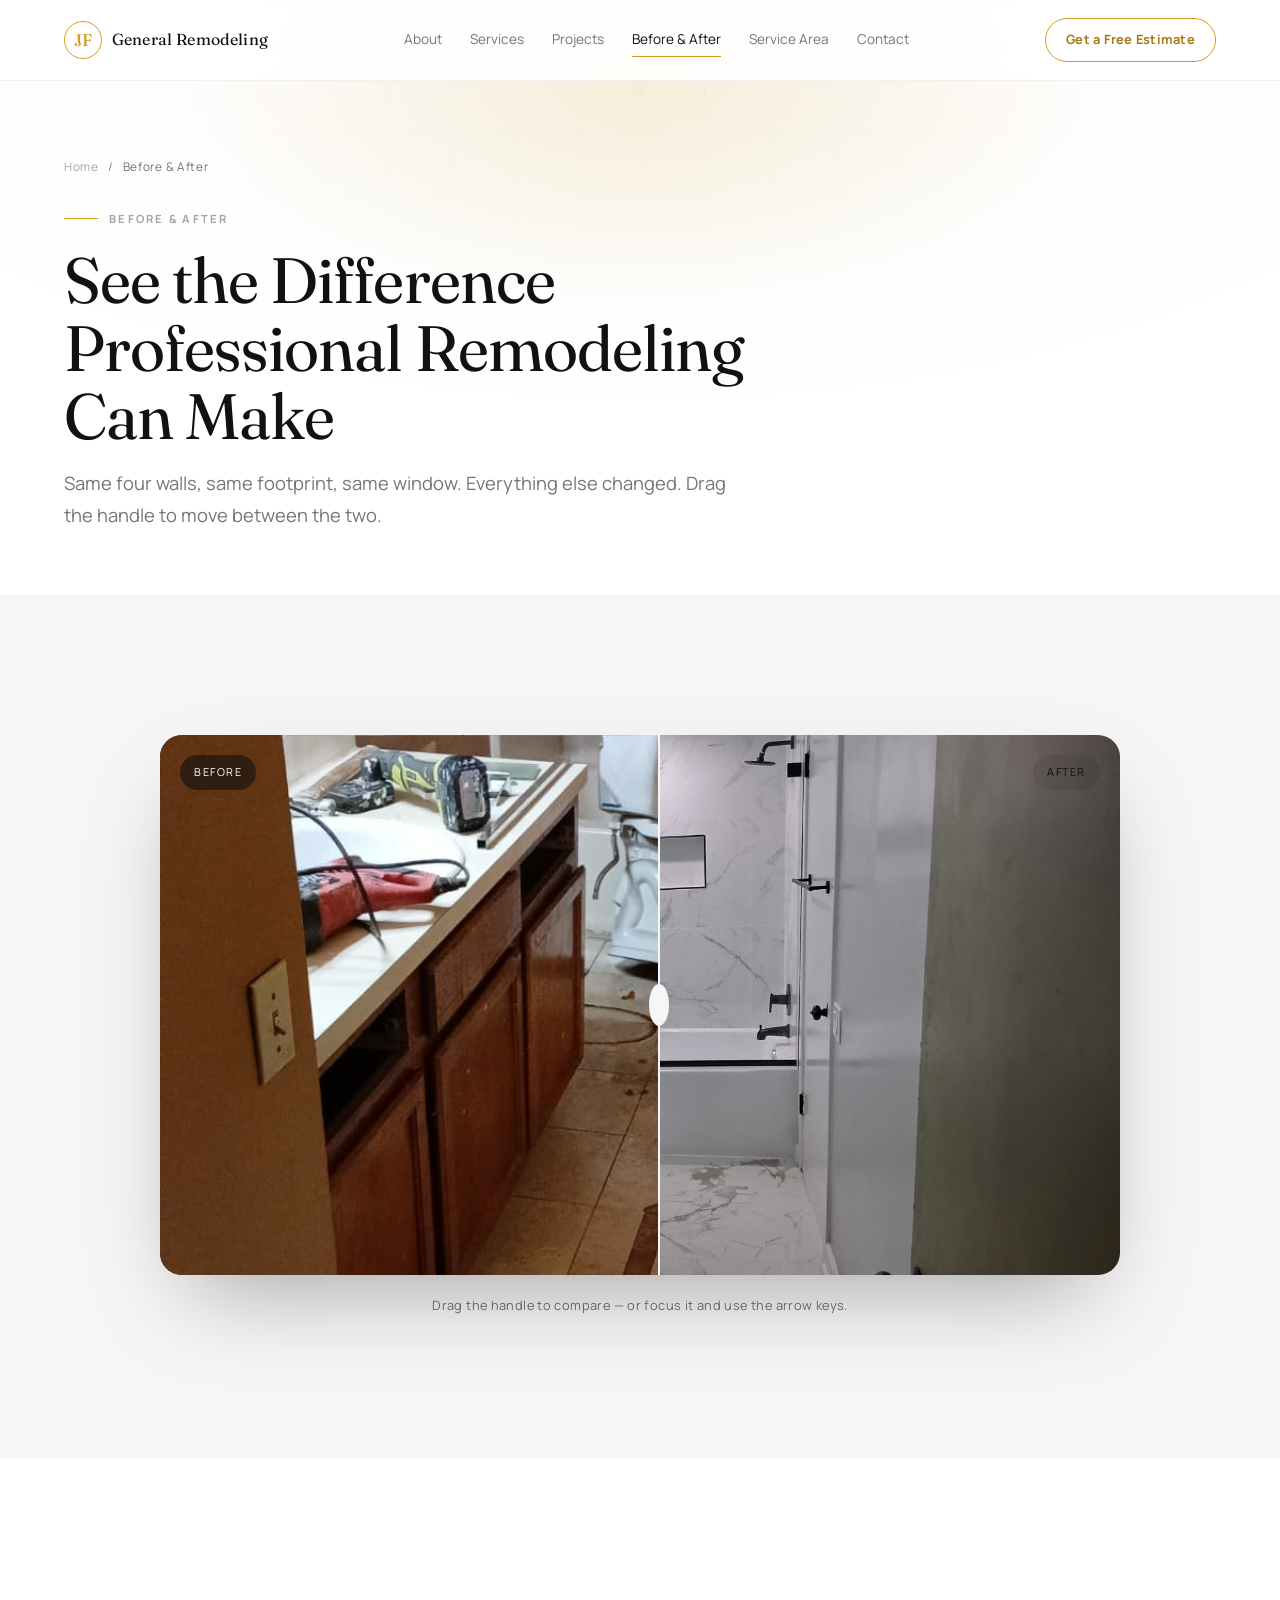
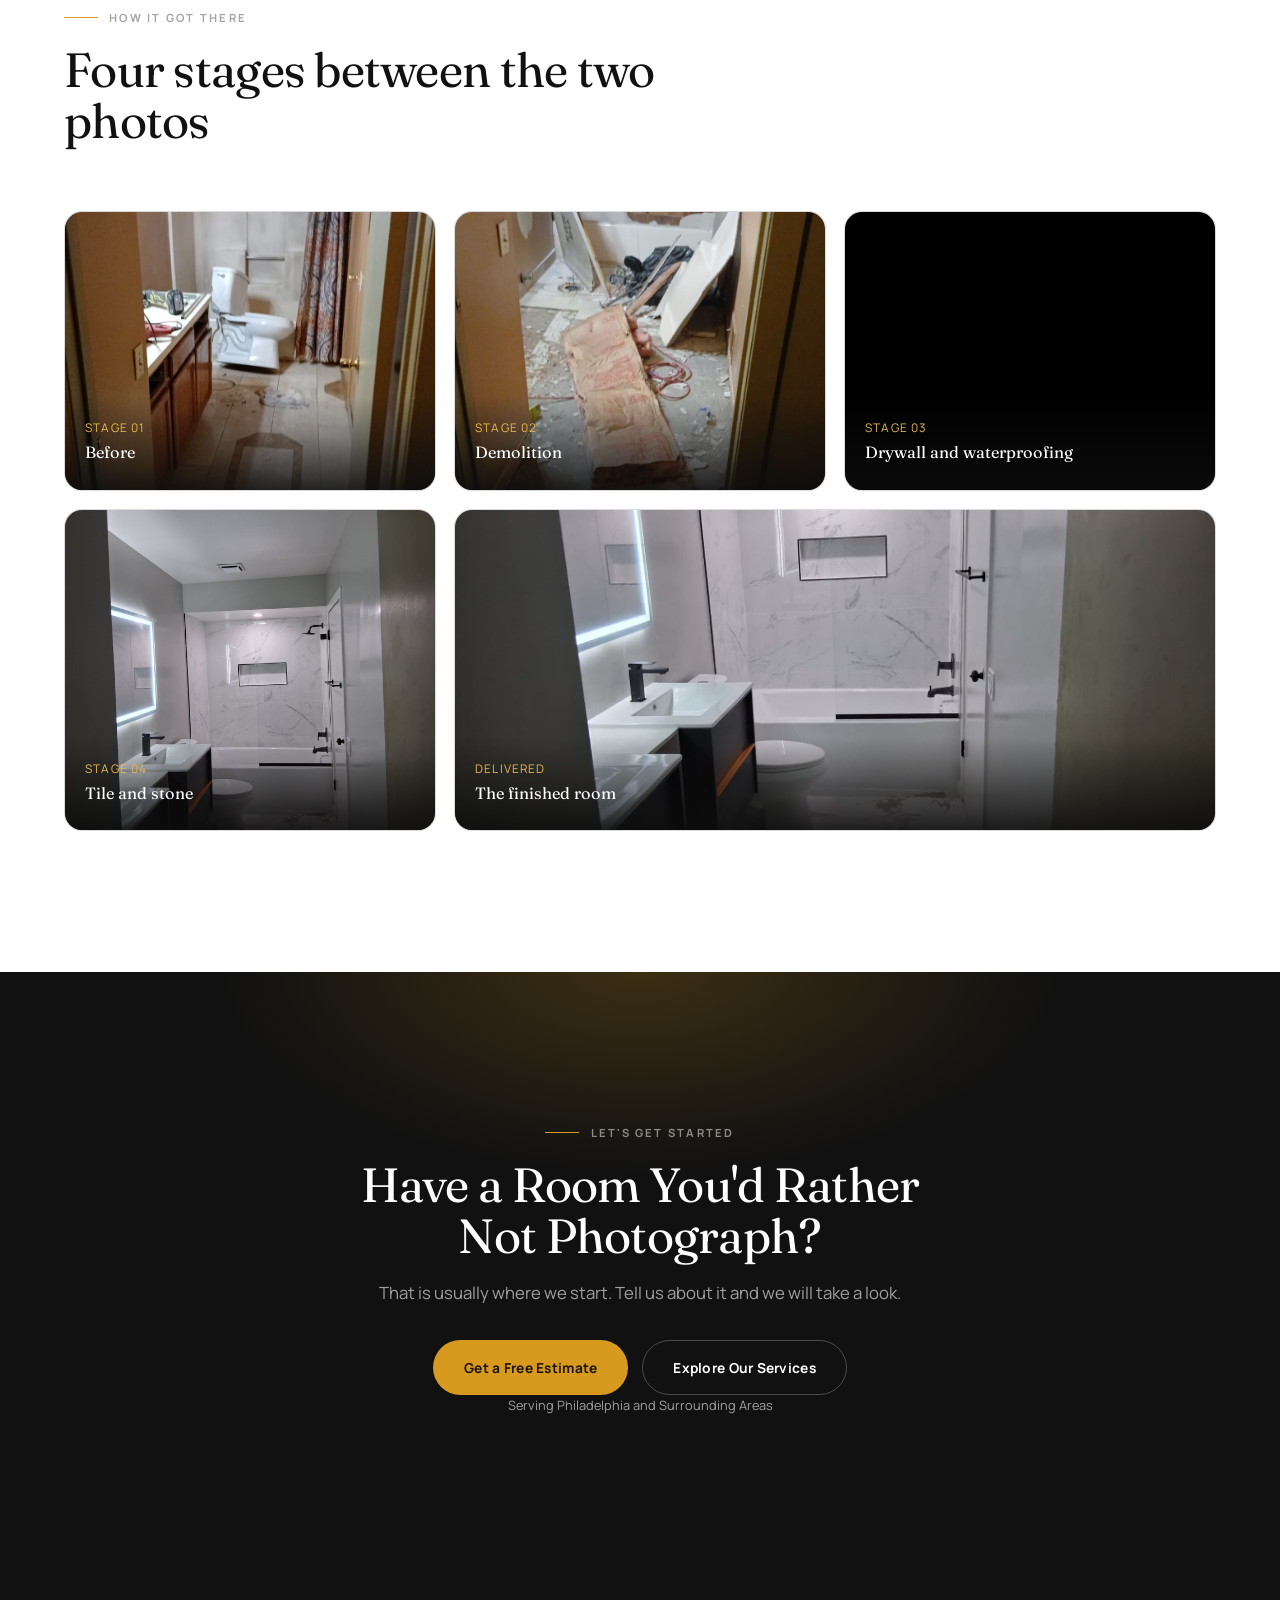
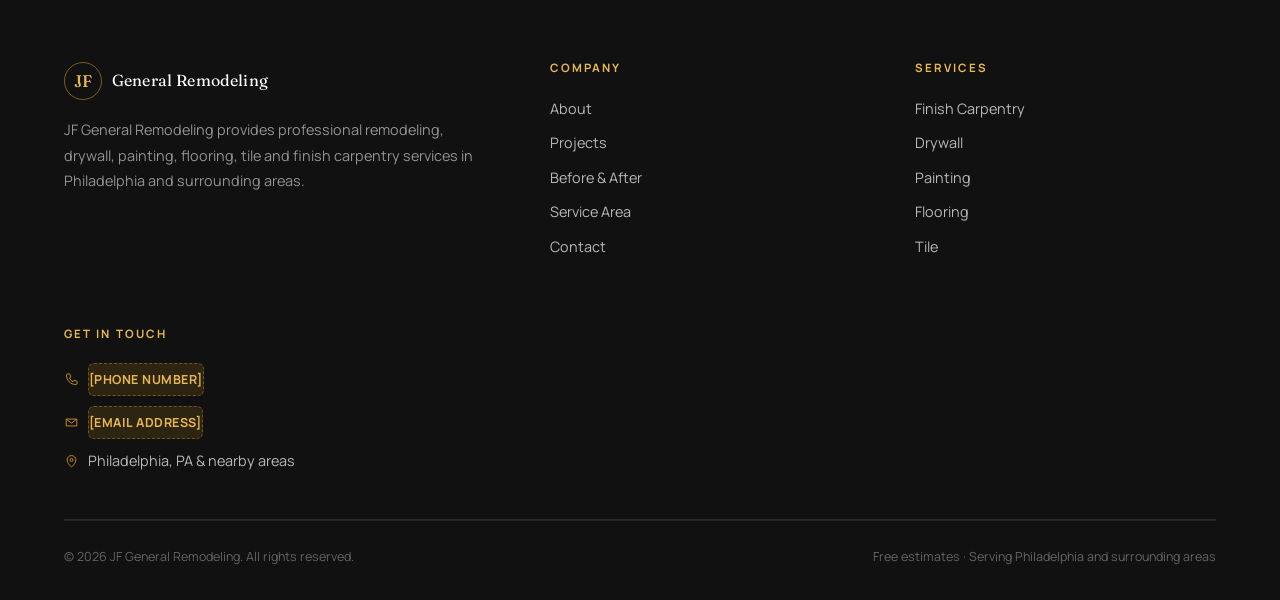
<file: before-after.html>
<!DOCTYPE html>
<html lang="en-US">
<head>
<meta charset="UTF-8">
<meta name="viewport" content="width=device-width, initial-scale=1.0">
<meta name="theme-color" content="#FFFFFF">

<title>Before &amp; After | JF General Remodeling — Philadelphia, PA</title>
<meta name="description" content="Drag the slider to compare the same room before and after a JF General Remodeling bathroom remodel in the Philadelphia area.">
<link rel="canonical" href="https://jf-general-remodeling.vercel.app/before-after">
<meta name="robots" content="index, follow, max-image-preview:large">

<meta property="og:type" content="website">
<meta property="og:site_name" content="JF General Remodeling">
<meta property="og:locale" content="en_US">
<meta property="og:title" content="Before &amp; After | JF General Remodeling — Philadelphia, PA">
<meta property="og:description" content="Drag the slider to compare the same room before and after a JF General Remodeling bathroom remodel in the Philadelphia area.">
<meta property="og:url" content="https://jf-general-remodeling.vercel.app/before-after">
<meta property="og:image" content="https://jf-general-remodeling.vercel.app/assets/hero-after.jpg">
<meta name="twitter:card" content="summary_large_image">

<link rel="preconnect" href="https://fonts.googleapis.com">
<link rel="preconnect" href="https://fonts.gstatic.com" crossorigin>
<link href="https://fonts.googleapis.com/css2?family=Fraunces:ital,opsz,wght@0,9..144,300;0,9..144,400;0,9..144,500;0,9..144,600;1,9..144,400&family=Manrope:wght@400;500;600;700;800&display=swap" rel="stylesheet">
<link rel="stylesheet" href="css/style.css?v=4">
</head>

<body>

<a href="#main" class="skip">Skip to content</a>

<!-- ============ SVG ICON SPRITE ============ -->
<svg class="sprite" width="0" height="0" aria-hidden="true">
  <defs>
    <symbol id="i-check" viewBox="0 0 24 24"><path d="M4 12.5L9.5 18L20 6" fill="none" stroke="currentColor" stroke-width="1.6" stroke-linecap="round" stroke-linejoin="round"/></symbol>
    <symbol id="i-arrow" viewBox="0 0 24 24"><path d="M5 12H19M19 12L13 6M19 12L13 18" fill="none" stroke="currentColor" stroke-width="1.6" stroke-linecap="round" stroke-linejoin="round"/></symbol>
    <symbol id="i-pin" viewBox="0 0 24 24"><path d="M12 21s7-6.2 7-11.5A7 7 0 0 0 5 9.5C5 14.8 12 21 12 21z" fill="none" stroke="currentColor" stroke-width="1.4"/><circle cx="12" cy="9.5" r="2.4" fill="none" stroke="currentColor" stroke-width="1.4"/></symbol>
    <symbol id="i-phone" viewBox="0 0 24 24"><path d="M6 3h3l2 5-2.5 1.5a12 12 0 0 0 6 6L16 13l5 2v3a2 2 0 0 1-2 2C10.5 20 4 13.5 4 5a2 2 0 0 1 2-2z" fill="none" stroke="currentColor" stroke-width="1.4" stroke-linejoin="round"/></symbol>
    <symbol id="i-mail" viewBox="0 0 24 24"><path d="M3.5 6.5h17v11h-17z" fill="none" stroke="currentColor" stroke-width="1.4"/><path d="M4 7l8 6 8-6" fill="none" stroke="currentColor" stroke-width="1.4"/></symbol>
    <symbol id="i-frame" viewBox="0 0 48 48"><rect x="6" y="6" width="36" height="36" fill="none" stroke="currentColor" stroke-width="1.2"/><rect x="13" y="13" width="22" height="22" fill="none" stroke="currentColor" stroke-width="1.2"/></symbol>
    <symbol id="i-baseboard" viewBox="0 0 48 48"><path d="M6 34h36M6 34v-4h36v4" fill="none" stroke="currentColor" stroke-width="1.2"/><path d="M6 30V14M14 30V14" fill="none" stroke="currentColor" stroke-width="1"/></symbol>
    <symbol id="i-drywall" viewBox="0 0 48 48"><rect x="7" y="9" width="15" height="30" fill="none" stroke="currentColor" stroke-width="1.2"/><rect x="26" y="9" width="15" height="30" fill="none" stroke="currentColor" stroke-width="1.2"/><path d="M7 24h15M26 16h15" stroke="currentColor" stroke-width="1"/></symbol>
    <symbol id="i-paint" viewBox="0 0 48 48"><path d="M18 6h8v10l4 4v18a4 4 0 0 1-4 4h-8a4 4 0 0 1-4-4V20l4-4z" fill="none" stroke="currentColor" stroke-width="1.2"/><path d="M14 26h20" stroke="currentColor" stroke-width="1"/></symbol>
    <symbol id="i-floor" viewBox="0 0 48 48"><path d="M4 14l14-8 26 8-14 8z" fill="none" stroke="currentColor" stroke-width="1.2" stroke-linejoin="round"/><path d="M4 14v20l14 8V22M44 14v20l-14 8V22" fill="none" stroke="currentColor" stroke-width="1.2" stroke-linejoin="round"/></symbol>
    <symbol id="i-tile" viewBox="0 0 48 48"><rect x="6" y="6" width="16" height="16" fill="none" stroke="currentColor" stroke-width="1.2"/><rect x="26" y="6" width="16" height="16" fill="none" stroke="currentColor" stroke-width="1.2"/><rect x="6" y="26" width="16" height="16" fill="none" stroke="currentColor" stroke-width="1.2"/><rect x="26" y="26" width="16" height="16" fill="none" stroke="currentColor" stroke-width="1.2"/></symbol>
    <symbol id="i-square" viewBox="0 0 48 48"><path d="M8 40V8h10M8 30h20" fill="none" stroke="currentColor" stroke-width="1.2"/></symbol>
    <symbol id="i-building" viewBox="0 0 48 48"><path d="M10 42V10l14-6 14 6v32" fill="none" stroke="currentColor" stroke-width="1.3" stroke-linejoin="round"/><path d="M18 42V24h12v18M18 16h.01M24 16h.01M30 16h.01M18 22h.01M30 22h.01" fill="none" stroke="currentColor" stroke-width="1.6" stroke-linecap="round"/></symbol>
    <symbol id="i-shield" viewBox="0 0 48 48"><path d="M24 5l16 6v11c0 10-7 17-16 21C15 39 8 32 8 22V11z" fill="none" stroke="currentColor" stroke-width="1.3" stroke-linejoin="round"/><path d="M17 24l5 5 10-11" fill="none" stroke="currentColor" stroke-width="1.6" stroke-linecap="round" stroke-linejoin="round"/></symbol>
  </defs>
</svg>

<svg class="grain" aria-hidden="true">
  <filter id="grainFilter"><feTurbulence type="fractalNoise" baseFrequency="0.85" numOctaves="2" stitchTiles="stitch"/><feColorMatrix type="matrix" values="0 0 0 0 0  0 0 0 0 0  0 0 0 0 0  0 0 0 0.05 0"/></filter>
  <rect width="100%" height="100%" filter="url(#grainFilter)"/>
</svg>

<!-- ============ NAV ============ -->
<header class="nav nav--solid" id="siteNav">
  <div class="nav-inner">
    <a href="/" class="brand" aria-label="JF General Remodeling — home">
      <span class="brand-mark">JF</span>
      <span class="brand-word">General&nbsp;Remodeling</span>
    </a>
    <nav class="nav-links" aria-label="Main">
      <a href="/about">About</a>
      <a href="/services">Services</a>
      <a href="/projects">Projects</a>
      <a href="/before-after" aria-current="page">Before <span class="amp">&amp;</span> After</a>
      <a href="/service-area">Service Area</a>
      <a href="/contact">Contact</a>
    </nav>
    <a href="/contact" class="nav-cta" data-magnetic>Get a Free Estimate</a>
    <button class="nav-burger" id="navBurger" aria-label="Open menu" aria-expanded="false" aria-controls="navDrawer">
      <span></span><span></span><span></span>
    </button>
  </div>
</header>

<div class="nav-drawer" id="navDrawer" aria-hidden="true">
  <a href="/about">About</a>
  <a href="/services">Services</a>
  <a href="/projects">Projects</a>
  <a href="/before-after" aria-current="page">Before <span class="amp">&amp;</span> After</a>
  <a href="/service-area">Service Area</a>
  <a href="/contact">Contact</a>
  <a href="/contact" class="btn btn-primary">Get a Free Estimate</a>
</div>

<main id="main">

  <section class="page-hero">
    <div class="container">
      <nav class="crumb" aria-label="Breadcrumb">
        <a href="/">Home</a> <span>/</span> <span>Before &amp; After</span>
      </nav>
      <span class="eyebrow">Before &amp; After</span>
      <h1>See the Difference Professional Remodeling Can Make</h1>
      <p class="lead">Same four walls, same footprint, same window. Everything else changed. Drag the handle to move between the two.</p>
    </div>
  </section>

  <section class="before-after">
    <div class="container">
      <div class="ba-slider" id="baSlider">
        <div class="ba-after"><img src="assets/ba-depois.jpg" alt="Bathroom after the remodel"><span class="ba-label ba-label-after">After</span></div>
        <div class="ba-before" id="baBefore"><img src="assets/ba-antes.jpg" alt="Bathroom before the remodel"><span class="ba-label ba-label-before">Before</span></div>
        <div class="ba-handle" id="baHandle" role="slider" tabindex="0"
             aria-label="Compare before and after" aria-valuemin="0" aria-valuemax="100" aria-valuenow="52">
          <svg class="ic" viewBox="0 0 24 24"><path d="M8 7l-5 5 5 5M16 7l5 5-5 5" fill="none" stroke="currentColor" stroke-width="1.6" stroke-linecap="round" stroke-linejoin="round"/></svg>
        </div>
      </div>
      <p class="ba-hint">Drag the handle to compare — or focus it and use the arrow keys.</p>
    </div>
  </section>

  <section class="proj">
    <div class="container">
      <div class="sec-head" data-reveal>
        <span class="eyebrow">How it got there</span>
        <h2>Four stages between the two photos</h2>
      </div>
      <div class="proj-grid">
        <div class="proj-item" data-reveal>
          <img src="assets/gal-01-antes-banheiro.jpg" alt="Bathroom before the work started" loading="lazy" decoding="async">
          <span class="proj-cap"><i>Stage 01</i><b>Before</b></span>
        </div>
        <div class="proj-item" data-reveal>
          <img src="assets/gal-02-demolicao.jpg" alt="Demolition in progress" loading="lazy" decoding="async">
          <span class="proj-cap"><i>Stage 02</i><b>Demolition</b></span>
        </div>
        <div class="proj-item" data-reveal>
          <img src="assets/gal-03-drywall.jpg" alt="Drywall and waterproofing stage" loading="lazy" decoding="async">
          <span class="proj-cap"><i>Stage 03</i><b>Drywall and waterproofing</b></span>
        </div>
        <div class="proj-item" data-reveal>
          <img src="assets/gal-05-marmore.jpg" alt="Tile and stone being set" loading="lazy" decoding="async">
          <span class="proj-cap"><i>Stage 04</i><b>Tile and stone</b></span>
        </div>
        <div class="proj-item proj-item--wide" data-reveal>
          <img src="assets/gal-04-banheiro-pronto.jpg" alt="Finished bathroom" loading="lazy" decoding="async">
          <span class="proj-cap"><i>Delivered</i><b>The finished room</b></span>
        </div>
      </div>
    </div>
  </section>

  <section class="cta-band">
    <div class="container" data-reveal>
      <span class="eyebrow eyebrow--c eyebrow-light">Let's get started</span>
      <h2>Have a Room You'd Rather Not Photograph?</h2>
      <p>That is usually where we start. Tell us about it and we will take a look.</p>
      <div class="btn-row">
        <a href="/contact" class="btn btn-primary" data-magnetic>Get a Free Estimate</a>
        <a href="/services" class="btn btn-outline">Explore Our Services</a>
      </div>
      <p class="cta-note">Serving Philadelphia and Surrounding Areas</p>
    </div>
  </section>

</main>

<!-- ============ FOOTER ============ -->
<footer class="footer">
  <div class="container">
    <div class="footer-top">
      <div class="footer-about">
        <a href="/" class="brand">
          <span class="brand-mark">JF</span>
          <span class="brand-word">General&nbsp;Remodeling</span>
        </a>
        <p>JF General Remodeling provides professional remodeling, drywall, painting, flooring,
        tile and finish carpentry services in Philadelphia and surrounding areas.</p>
      </div>
      <div class="footer-col">
        <h4>Company</h4>
        <a href="/about">About</a>
        <a href="/projects">Projects</a>
        <a href="/before-after">Before &amp; After</a>
        <a href="/service-area">Service Area</a>
        <a href="/contact">Contact</a>
      </div>
      <div class="footer-col">
        <h4>Services</h4>
        <a href="/services#finish-carpentry">Finish Carpentry</a>
        <a href="/services#drywall">Drywall</a>
        <a href="/services#painting">Painting</a>
        <a href="/services#flooring">Flooring</a>
        <a href="/services#tile">Tile</a>
      </div>
      <div class="footer-col">
        <h4>Get in touch</h4>
        <span><svg class="ic"><use href="#i-phone"/></svg><span class="ph-data">[PHONE NUMBER]</span></span>
        <span><svg class="ic"><use href="#i-mail"/></svg><span class="ph-data">[EMAIL ADDRESS]</span></span>
        <span><svg class="ic"><use href="#i-pin"/></svg>Philadelphia, PA &amp; nearby areas</span>
      </div>
    </div>
    <div class="footer-bottom">
      <p>© <span data-year></span> JF General Remodeling. All rights reserved.</p>
      <p>Free estimates · Serving Philadelphia and surrounding areas</p>
    </div>
  </div>
</footer>

<script src="js/main.js?v=4"></script>
</body>
</html>
</file>
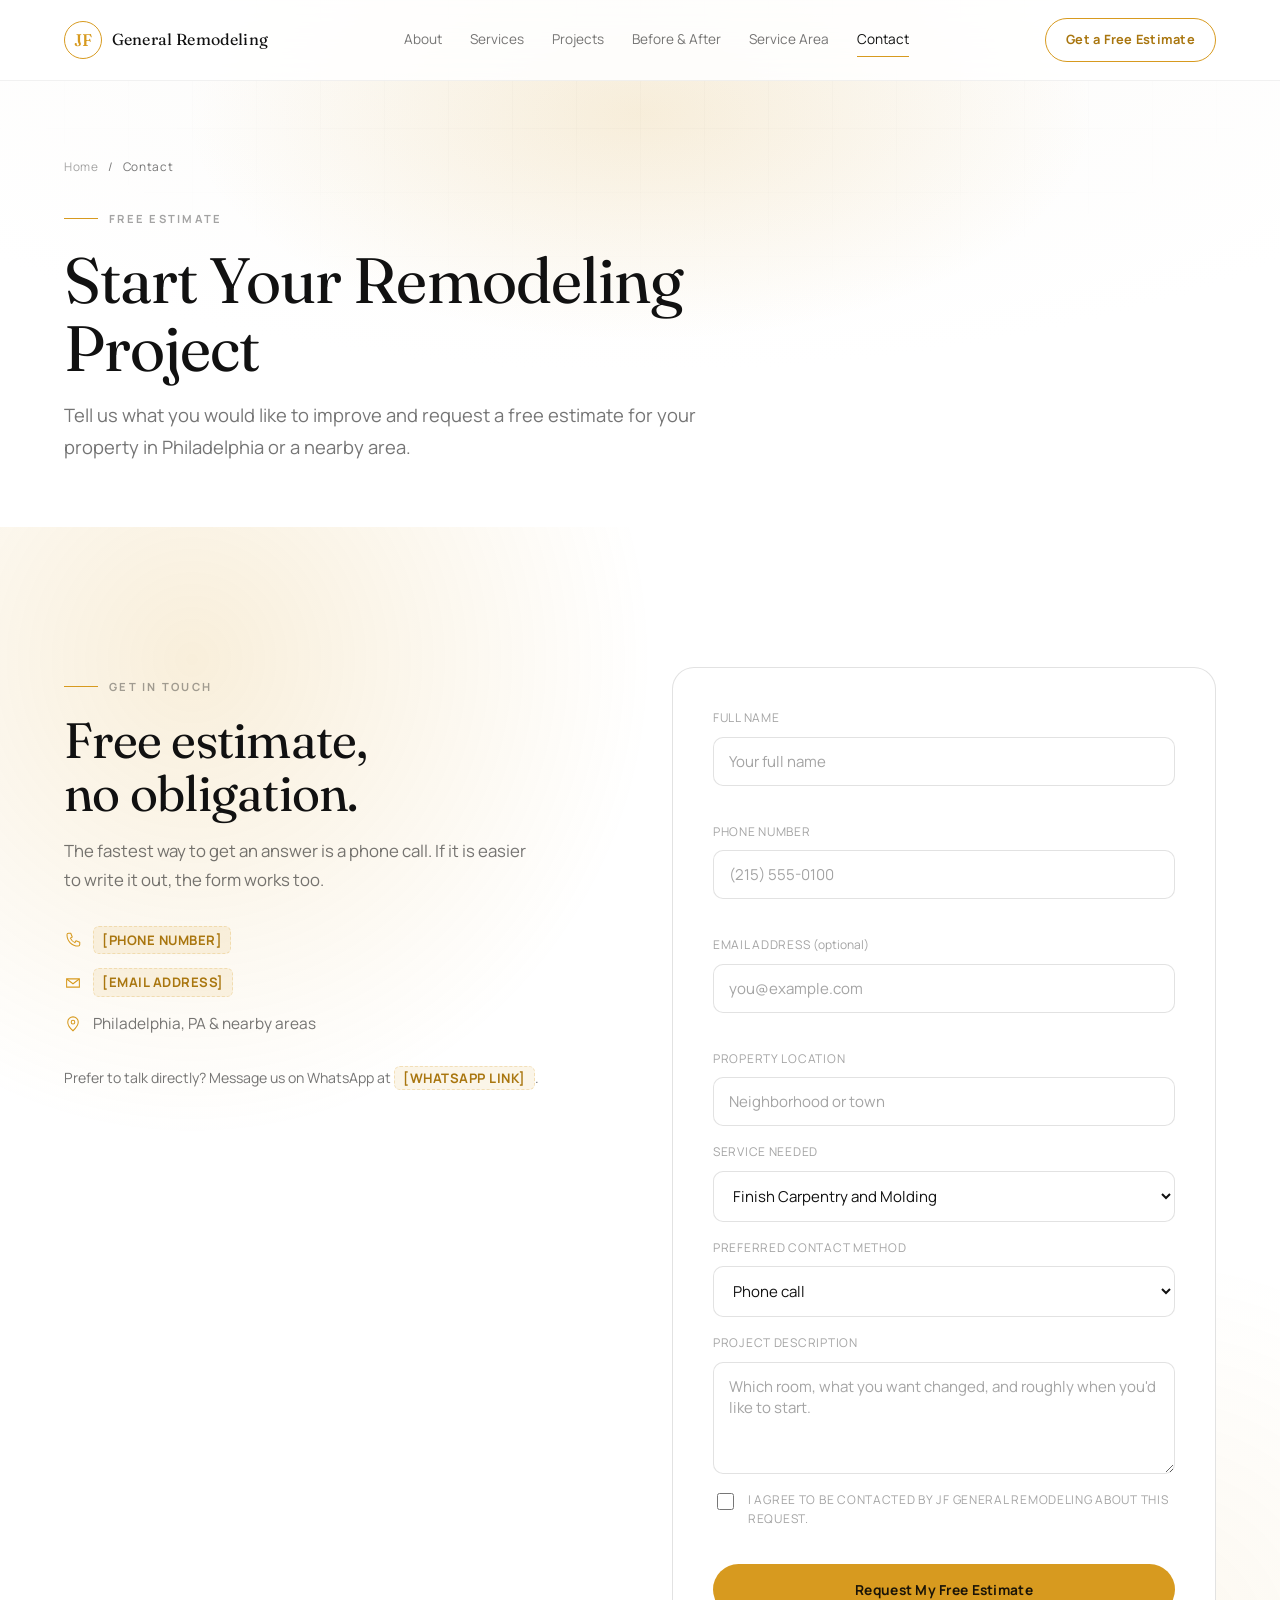
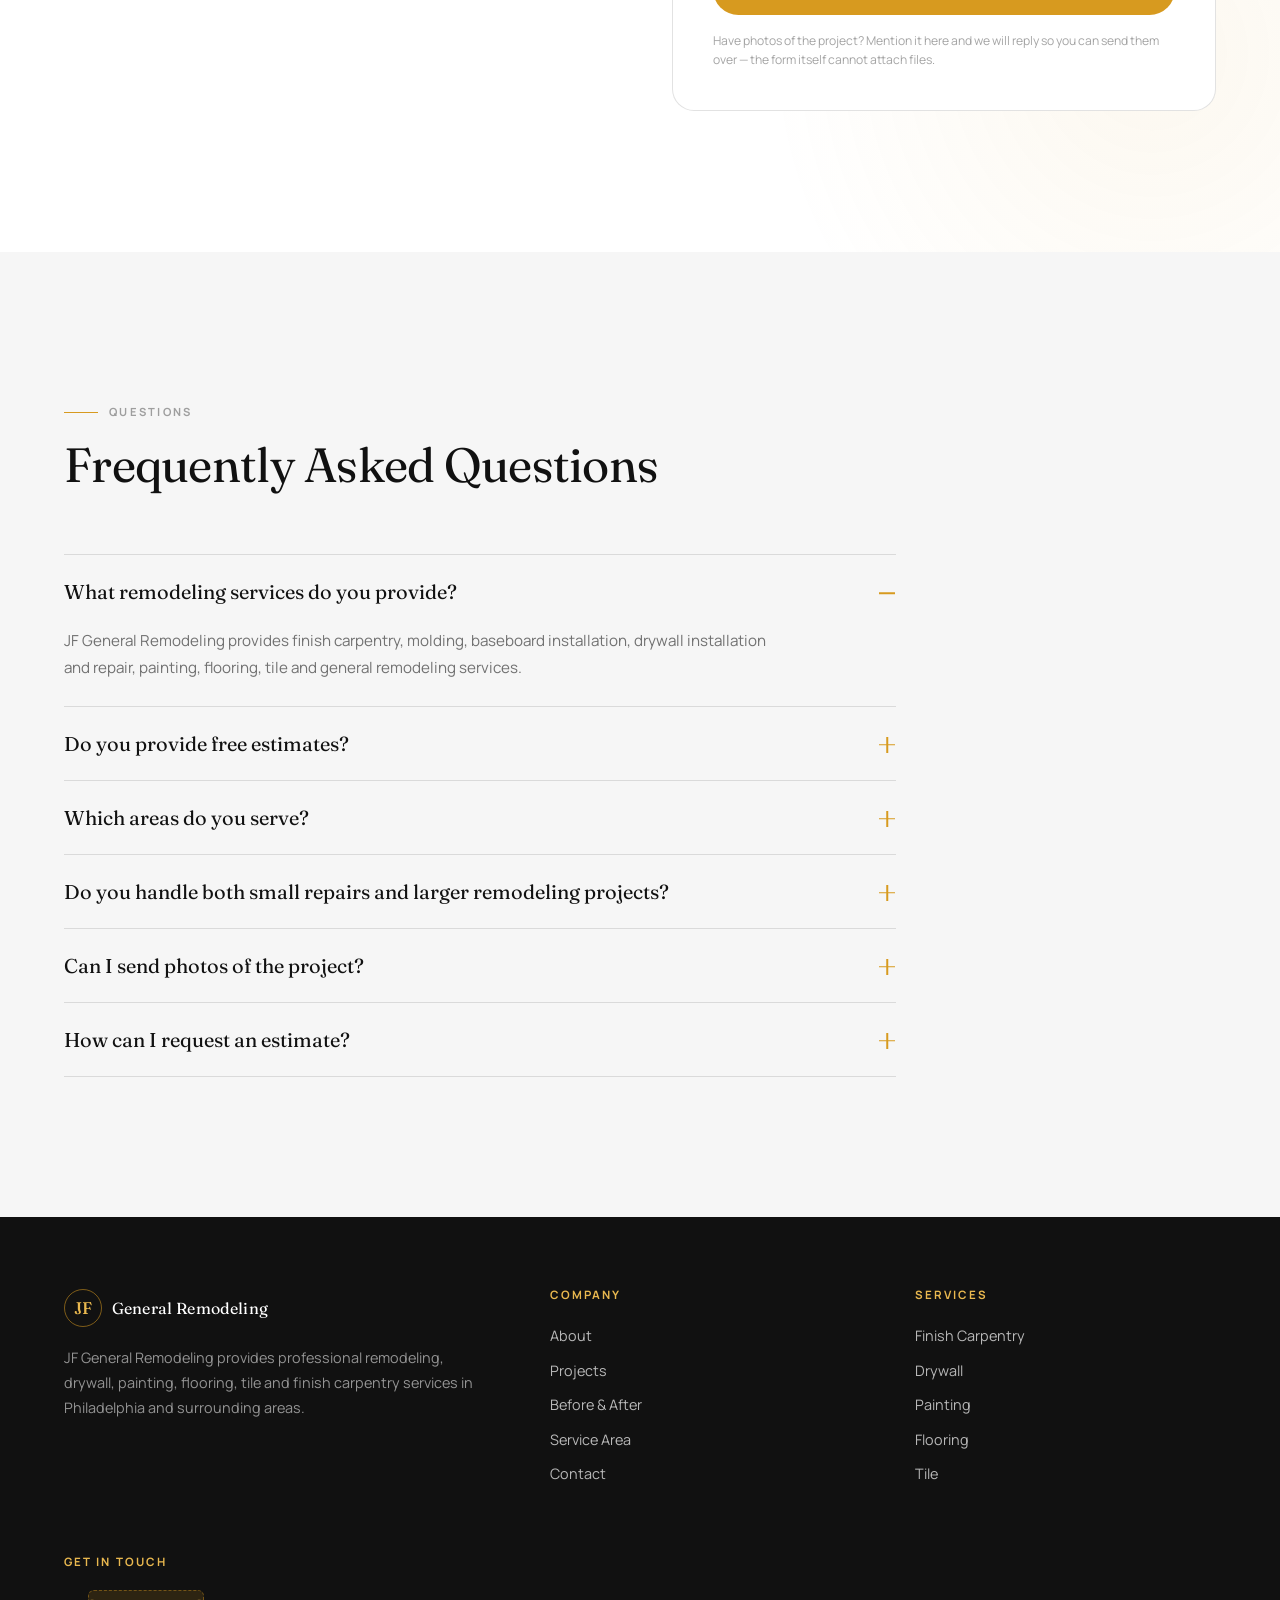
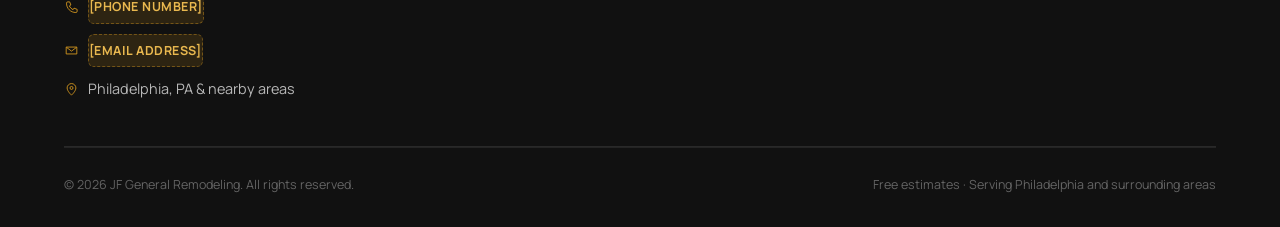
<file: contact.html>
<!DOCTYPE html>
<html lang="en-US">
<head>
<meta charset="UTF-8">
<meta name="viewport" content="width=device-width, initial-scale=1.0">
<meta name="theme-color" content="#FFFFFF">

<title>Contact | Free Remodeling Estimate in Philadelphia, PA</title>
<meta name="description" content="Request a free remodeling estimate from JF General Remodeling for your property in Philadelphia or a nearby area.">
<link rel="canonical" href="https://jf-general-remodeling.vercel.app/contact">
<meta name="robots" content="index, follow, max-image-preview:large">

<meta property="og:type" content="website">
<meta property="og:site_name" content="JF General Remodeling">
<meta property="og:locale" content="en_US">
<meta property="og:title" content="Contact | Free Remodeling Estimate in Philadelphia, PA">
<meta property="og:description" content="Request a free remodeling estimate from JF General Remodeling for your property in Philadelphia or a nearby area.">
<meta property="og:url" content="https://jf-general-remodeling.vercel.app/contact">
<meta property="og:image" content="https://jf-general-remodeling.vercel.app/assets/hero-after.jpg">
<meta name="twitter:card" content="summary_large_image">

<link rel="preconnect" href="https://fonts.googleapis.com">
<link rel="preconnect" href="https://fonts.gstatic.com" crossorigin>
<link href="https://fonts.googleapis.com/css2?family=Fraunces:ital,opsz,wght@0,9..144,300;0,9..144,400;0,9..144,500;0,9..144,600;1,9..144,400&family=Manrope:wght@400;500;600;700;800&display=swap" rel="stylesheet">
<link rel="stylesheet" href="css/style.css?v=4">
<script type="application/ld+json">
{
  "@context":"https://schema.org","@type":"FAQPage","mainEntity":[
    {"@type":"Question","name":"What remodeling services do you provide?","acceptedAnswer":{"@type":"Answer","text":"JF General Remodeling provides finish carpentry, molding, baseboard installation, drywall installation and repair, painting, flooring, tile and general remodeling services."}},
    {"@type":"Question","name":"Do you provide free estimates?","acceptedAnswer":{"@type":"Answer","text":"Yes. You can request a free estimate for projects in Philadelphia and surrounding areas."}},
    {"@type":"Question","name":"Which areas do you serve?","acceptedAnswer":{"@type":"Answer","text":"We serve Philadelphia and nearby communities. Contact us to confirm service availability for your location."}},
    {"@type":"Question","name":"Do you handle both small repairs and larger remodeling projects?","acceptedAnswer":{"@type":"Answer","text":"Yes. We can evaluate both focused improvement work and more complete remodeling needs."}},
    {"@type":"Question","name":"Can I send photos of the project?","acceptedAnswer":{"@type":"Answer","text":"Yes. Describe the project in the contact form and we will reply so you can send photos directly."}},
    {"@type":"Question","name":"How can I request an estimate?","acceptedAnswer":{"@type":"Answer","text":"Use the form on the contact page, or call us. Both reach the same place."}}
  ]
}
</script>
</head>

<body>

<a href="#main" class="skip">Skip to content</a>

<!-- ============ SVG ICON SPRITE ============ -->
<svg class="sprite" width="0" height="0" aria-hidden="true">
  <defs>
    <symbol id="i-check" viewBox="0 0 24 24"><path d="M4 12.5L9.5 18L20 6" fill="none" stroke="currentColor" stroke-width="1.6" stroke-linecap="round" stroke-linejoin="round"/></symbol>
    <symbol id="i-arrow" viewBox="0 0 24 24"><path d="M5 12H19M19 12L13 6M19 12L13 18" fill="none" stroke="currentColor" stroke-width="1.6" stroke-linecap="round" stroke-linejoin="round"/></symbol>
    <symbol id="i-pin" viewBox="0 0 24 24"><path d="M12 21s7-6.2 7-11.5A7 7 0 0 0 5 9.5C5 14.8 12 21 12 21z" fill="none" stroke="currentColor" stroke-width="1.4"/><circle cx="12" cy="9.5" r="2.4" fill="none" stroke="currentColor" stroke-width="1.4"/></symbol>
    <symbol id="i-phone" viewBox="0 0 24 24"><path d="M6 3h3l2 5-2.5 1.5a12 12 0 0 0 6 6L16 13l5 2v3a2 2 0 0 1-2 2C10.5 20 4 13.5 4 5a2 2 0 0 1 2-2z" fill="none" stroke="currentColor" stroke-width="1.4" stroke-linejoin="round"/></symbol>
    <symbol id="i-mail" viewBox="0 0 24 24"><path d="M3.5 6.5h17v11h-17z" fill="none" stroke="currentColor" stroke-width="1.4"/><path d="M4 7l8 6 8-6" fill="none" stroke="currentColor" stroke-width="1.4"/></symbol>
    <symbol id="i-frame" viewBox="0 0 48 48"><rect x="6" y="6" width="36" height="36" fill="none" stroke="currentColor" stroke-width="1.2"/><rect x="13" y="13" width="22" height="22" fill="none" stroke="currentColor" stroke-width="1.2"/></symbol>
    <symbol id="i-baseboard" viewBox="0 0 48 48"><path d="M6 34h36M6 34v-4h36v4" fill="none" stroke="currentColor" stroke-width="1.2"/><path d="M6 30V14M14 30V14" fill="none" stroke="currentColor" stroke-width="1"/></symbol>
    <symbol id="i-drywall" viewBox="0 0 48 48"><rect x="7" y="9" width="15" height="30" fill="none" stroke="currentColor" stroke-width="1.2"/><rect x="26" y="9" width="15" height="30" fill="none" stroke="currentColor" stroke-width="1.2"/><path d="M7 24h15M26 16h15" stroke="currentColor" stroke-width="1"/></symbol>
    <symbol id="i-paint" viewBox="0 0 48 48"><path d="M18 6h8v10l4 4v18a4 4 0 0 1-4 4h-8a4 4 0 0 1-4-4V20l4-4z" fill="none" stroke="currentColor" stroke-width="1.2"/><path d="M14 26h20" stroke="currentColor" stroke-width="1"/></symbol>
    <symbol id="i-floor" viewBox="0 0 48 48"><path d="M4 14l14-8 26 8-14 8z" fill="none" stroke="currentColor" stroke-width="1.2" stroke-linejoin="round"/><path d="M4 14v20l14 8V22M44 14v20l-14 8V22" fill="none" stroke="currentColor" stroke-width="1.2" stroke-linejoin="round"/></symbol>
    <symbol id="i-tile" viewBox="0 0 48 48"><rect x="6" y="6" width="16" height="16" fill="none" stroke="currentColor" stroke-width="1.2"/><rect x="26" y="6" width="16" height="16" fill="none" stroke="currentColor" stroke-width="1.2"/><rect x="6" y="26" width="16" height="16" fill="none" stroke="currentColor" stroke-width="1.2"/><rect x="26" y="26" width="16" height="16" fill="none" stroke="currentColor" stroke-width="1.2"/></symbol>
    <symbol id="i-square" viewBox="0 0 48 48"><path d="M8 40V8h10M8 30h20" fill="none" stroke="currentColor" stroke-width="1.2"/></symbol>
    <symbol id="i-building" viewBox="0 0 48 48"><path d="M10 42V10l14-6 14 6v32" fill="none" stroke="currentColor" stroke-width="1.3" stroke-linejoin="round"/><path d="M18 42V24h12v18M18 16h.01M24 16h.01M30 16h.01M18 22h.01M30 22h.01" fill="none" stroke="currentColor" stroke-width="1.6" stroke-linecap="round"/></symbol>
    <symbol id="i-shield" viewBox="0 0 48 48"><path d="M24 5l16 6v11c0 10-7 17-16 21C15 39 8 32 8 22V11z" fill="none" stroke="currentColor" stroke-width="1.3" stroke-linejoin="round"/><path d="M17 24l5 5 10-11" fill="none" stroke="currentColor" stroke-width="1.6" stroke-linecap="round" stroke-linejoin="round"/></symbol>
  </defs>
</svg>

<svg class="grain" aria-hidden="true">
  <filter id="grainFilter"><feTurbulence type="fractalNoise" baseFrequency="0.85" numOctaves="2" stitchTiles="stitch"/><feColorMatrix type="matrix" values="0 0 0 0 0  0 0 0 0 0  0 0 0 0 0  0 0 0 0.05 0"/></filter>
  <rect width="100%" height="100%" filter="url(#grainFilter)"/>
</svg>

<!-- ============ NAV ============ -->
<header class="nav nav--solid" id="siteNav">
  <div class="nav-inner">
    <a href="/" class="brand" aria-label="JF General Remodeling — home">
      <span class="brand-mark">JF</span>
      <span class="brand-word">General&nbsp;Remodeling</span>
    </a>
    <nav class="nav-links" aria-label="Main">
      <a href="/about">About</a>
      <a href="/services">Services</a>
      <a href="/projects">Projects</a>
      <a href="/before-after">Before <span class="amp">&amp;</span> After</a>
      <a href="/service-area">Service Area</a>
      <a href="/contact" aria-current="page">Contact</a>
    </nav>
    <a href="/contact" class="nav-cta" data-magnetic>Get a Free Estimate</a>
    <button class="nav-burger" id="navBurger" aria-label="Open menu" aria-expanded="false" aria-controls="navDrawer">
      <span></span><span></span><span></span>
    </button>
  </div>
</header>

<div class="nav-drawer" id="navDrawer" aria-hidden="true">
  <a href="/about">About</a>
  <a href="/services">Services</a>
  <a href="/projects">Projects</a>
  <a href="/before-after">Before <span class="amp">&amp;</span> After</a>
  <a href="/service-area">Service Area</a>
  <a href="/contact" aria-current="page">Contact</a>
  <a href="/contact" class="btn btn-primary">Get a Free Estimate</a>
</div>

<main id="main">

  <section class="page-hero">
    <div class="container">
      <nav class="crumb" aria-label="Breadcrumb">
        <a href="/">Home</a> <span>/</span> <span>Contact</span>
      </nav>
      <span class="eyebrow">Free estimate</span>
      <h1>Start Your Remodeling Project</h1>
      <p class="lead">Tell us what you would like to improve and request a free estimate for your property in Philadelphia or a nearby area.</p>
    </div>
  </section>

  <section class="final-cta">
    <div class="final-cta-bg"></div>
    <div class="container final-inner">
      <div class="final-copy" data-reveal>
        <span class="eyebrow eyebrow-light">Get in touch</span>
        <h2>Free estimate,<br>no obligation.</h2>
        <p>The fastest way to get an answer is a phone call. If it is easier to write it out,
        the form works too.</p>
        <div class="final-contact-info">
          <span style="display:flex;align-items:center;gap:11px;color:var(--ink-dim);font-size:.96rem">
            <svg class="ic"><use href="#i-phone"/></svg><span class="ph-data">[PHONE NUMBER]</span>
          </span>
          <span style="display:flex;align-items:center;gap:11px;color:var(--ink-dim);font-size:.96rem">
            <svg class="ic"><use href="#i-mail"/></svg><span class="ph-data">[EMAIL ADDRESS]</span>
          </span>
          <span style="display:flex;align-items:center;gap:11px;color:var(--ink-dim);font-size:.96rem">
            <svg class="ic"><use href="#i-pin"/></svg>Philadelphia, PA &amp; nearby areas
          </span>
        </div>
        <p style="margin-top:1.8rem;font-size:.88rem">Prefer to talk directly? Message us on
        WhatsApp at <span class="ph-data">[WHATSAPP LINK]</span>.</p>
      </div>

      <form class="final-form" id="quoteForm" data-reveal novalidate>
        <div class="field">
          <label for="fName">Full name</label>
          <input id="fName" name="name" type="text" autocomplete="name" placeholder="Your full name">
          <span class="field-err"></span>
        </div>
        <div class="field">
          <label for="fPhone">Phone number</label>
          <input id="fPhone" name="phone" type="tel" autocomplete="tel" placeholder="(215) 555-0100">
          <span class="field-err"></span>
        </div>
        <div class="field">
          <label for="fEmail">Email address <span style="text-transform:none;letter-spacing:0">(optional)</span></label>
          <input id="fEmail" name="email" type="email" autocomplete="email" placeholder="you@example.com">
          <span class="field-err"></span>
        </div>
        <div class="field">
          <label for="fLoc">Property location</label>
          <input id="fLoc" name="location" type="text" placeholder="Neighborhood or town">
        </div>
        <div class="field">
          <label for="fService">Service needed</label>
          <select id="fService" name="service">
            <option>Finish Carpentry and Molding</option>
            <option>Baseboard Installation</option>
            <option>Drywall Installation and Repair</option>
            <option>Painting Services</option>
            <option>Flooring Installation</option>
            <option>Tile Installation</option>
            <option>General Remodeling</option>
            <option>Other</option>
          </select>
        </div>
        <div class="field">
          <label for="fContact">Preferred contact method</label>
          <select id="fContact" name="contact">
            <option>Phone call</option><option>Text message</option>
            <option>WhatsApp</option><option>Email</option>
          </select>
        </div>
        <div class="field">
          <label for="fMsg">Project description</label>
          <textarea id="fMsg" name="details" rows="4" placeholder="Which room, what you want changed, and roughly when you'd like to start."></textarea>
        </div>
        <div class="field">
          <label class="field-check" for="fConsent">
            <input id="fConsent" name="consent" type="checkbox">
            <span>I agree to be contacted by JF General Remodeling about this request.</span>
          </label>
          <span class="field-err"></span>
        </div>
        <button type="submit" class="btn btn-primary btn-block">Request My Free Estimate</button>
        <p class="form__status" id="formStatus" role="status" aria-live="polite"></p>
        <p class="form-note">Have photos of the project? Mention it here and we will reply so you
        can send them over — the form itself cannot attach files.</p>
      </form>
    </div>
  </section>

  <section class="faq">
    <div class="container">
      <div class="sec-head" data-reveal>
        <span class="eyebrow">Questions</span>
        <h2>Frequently Asked Questions</h2>
      </div>
      <div class="faq-list">
        <div class="faq-item">
          <button class="faq-q" aria-expanded="true" id="faq0">
            What remodeling services do you provide?<i aria-hidden="true"></i>
          </button>
          <div class="faq-a" role="region" aria-labelledby="faq0"><div><p>JF General Remodeling provides finish carpentry, molding, baseboard installation, drywall installation and repair, painting, flooring, tile and general remodeling services.</p></div></div>
        </div>
        <div class="faq-item">
          <button class="faq-q" aria-expanded="false" id="faq1">
            Do you provide free estimates?<i aria-hidden="true"></i>
          </button>
          <div class="faq-a" role="region" aria-labelledby="faq1"><div><p>Yes. You can request a free estimate for projects in Philadelphia and surrounding areas.</p></div></div>
        </div>
        <div class="faq-item">
          <button class="faq-q" aria-expanded="false" id="faq2">
            Which areas do you serve?<i aria-hidden="true"></i>
          </button>
          <div class="faq-a" role="region" aria-labelledby="faq2"><div><p>We serve Philadelphia and nearby communities. Contact us to confirm service availability for your location.</p></div></div>
        </div>
        <div class="faq-item">
          <button class="faq-q" aria-expanded="false" id="faq3">
            Do you handle both small repairs and larger remodeling projects?<i aria-hidden="true"></i>
          </button>
          <div class="faq-a" role="region" aria-labelledby="faq3"><div><p>Yes. We can evaluate both focused improvement work and more complete remodeling needs.</p></div></div>
        </div>
        <div class="faq-item">
          <button class="faq-q" aria-expanded="false" id="faq4">
            Can I send photos of the project?<i aria-hidden="true"></i>
          </button>
          <div class="faq-a" role="region" aria-labelledby="faq4"><div><p>Yes. Describe the project in the contact form and we will reply so you can send photos directly.</p></div></div>
        </div>
        <div class="faq-item">
          <button class="faq-q" aria-expanded="false" id="faq5">
            How can I request an estimate?<i aria-hidden="true"></i>
          </button>
          <div class="faq-a" role="region" aria-labelledby="faq5"><div><p>Use the form on the contact page, or call us. Both reach the same place.</p></div></div>
        </div>
      </div>
    </div>
  </section>

</main>

<!-- ============ FOOTER ============ -->
<footer class="footer">
  <div class="container">
    <div class="footer-top">
      <div class="footer-about">
        <a href="/" class="brand">
          <span class="brand-mark">JF</span>
          <span class="brand-word">General&nbsp;Remodeling</span>
        </a>
        <p>JF General Remodeling provides professional remodeling, drywall, painting, flooring,
        tile and finish carpentry services in Philadelphia and surrounding areas.</p>
      </div>
      <div class="footer-col">
        <h4>Company</h4>
        <a href="/about">About</a>
        <a href="/projects">Projects</a>
        <a href="/before-after">Before &amp; After</a>
        <a href="/service-area">Service Area</a>
        <a href="/contact">Contact</a>
      </div>
      <div class="footer-col">
        <h4>Services</h4>
        <a href="/services#finish-carpentry">Finish Carpentry</a>
        <a href="/services#drywall">Drywall</a>
        <a href="/services#painting">Painting</a>
        <a href="/services#flooring">Flooring</a>
        <a href="/services#tile">Tile</a>
      </div>
      <div class="footer-col">
        <h4>Get in touch</h4>
        <span><svg class="ic"><use href="#i-phone"/></svg><span class="ph-data">[PHONE NUMBER]</span></span>
        <span><svg class="ic"><use href="#i-mail"/></svg><span class="ph-data">[EMAIL ADDRESS]</span></span>
        <span><svg class="ic"><use href="#i-pin"/></svg>Philadelphia, PA &amp; nearby areas</span>
      </div>
    </div>
    <div class="footer-bottom">
      <p>© <span data-year></span> JF General Remodeling. All rights reserved.</p>
      <p>Free estimates · Serving Philadelphia and surrounding areas</p>
    </div>
  </div>
</footer>

<script src="js/main.js?v=4"></script>
</body>
</html>
</file>
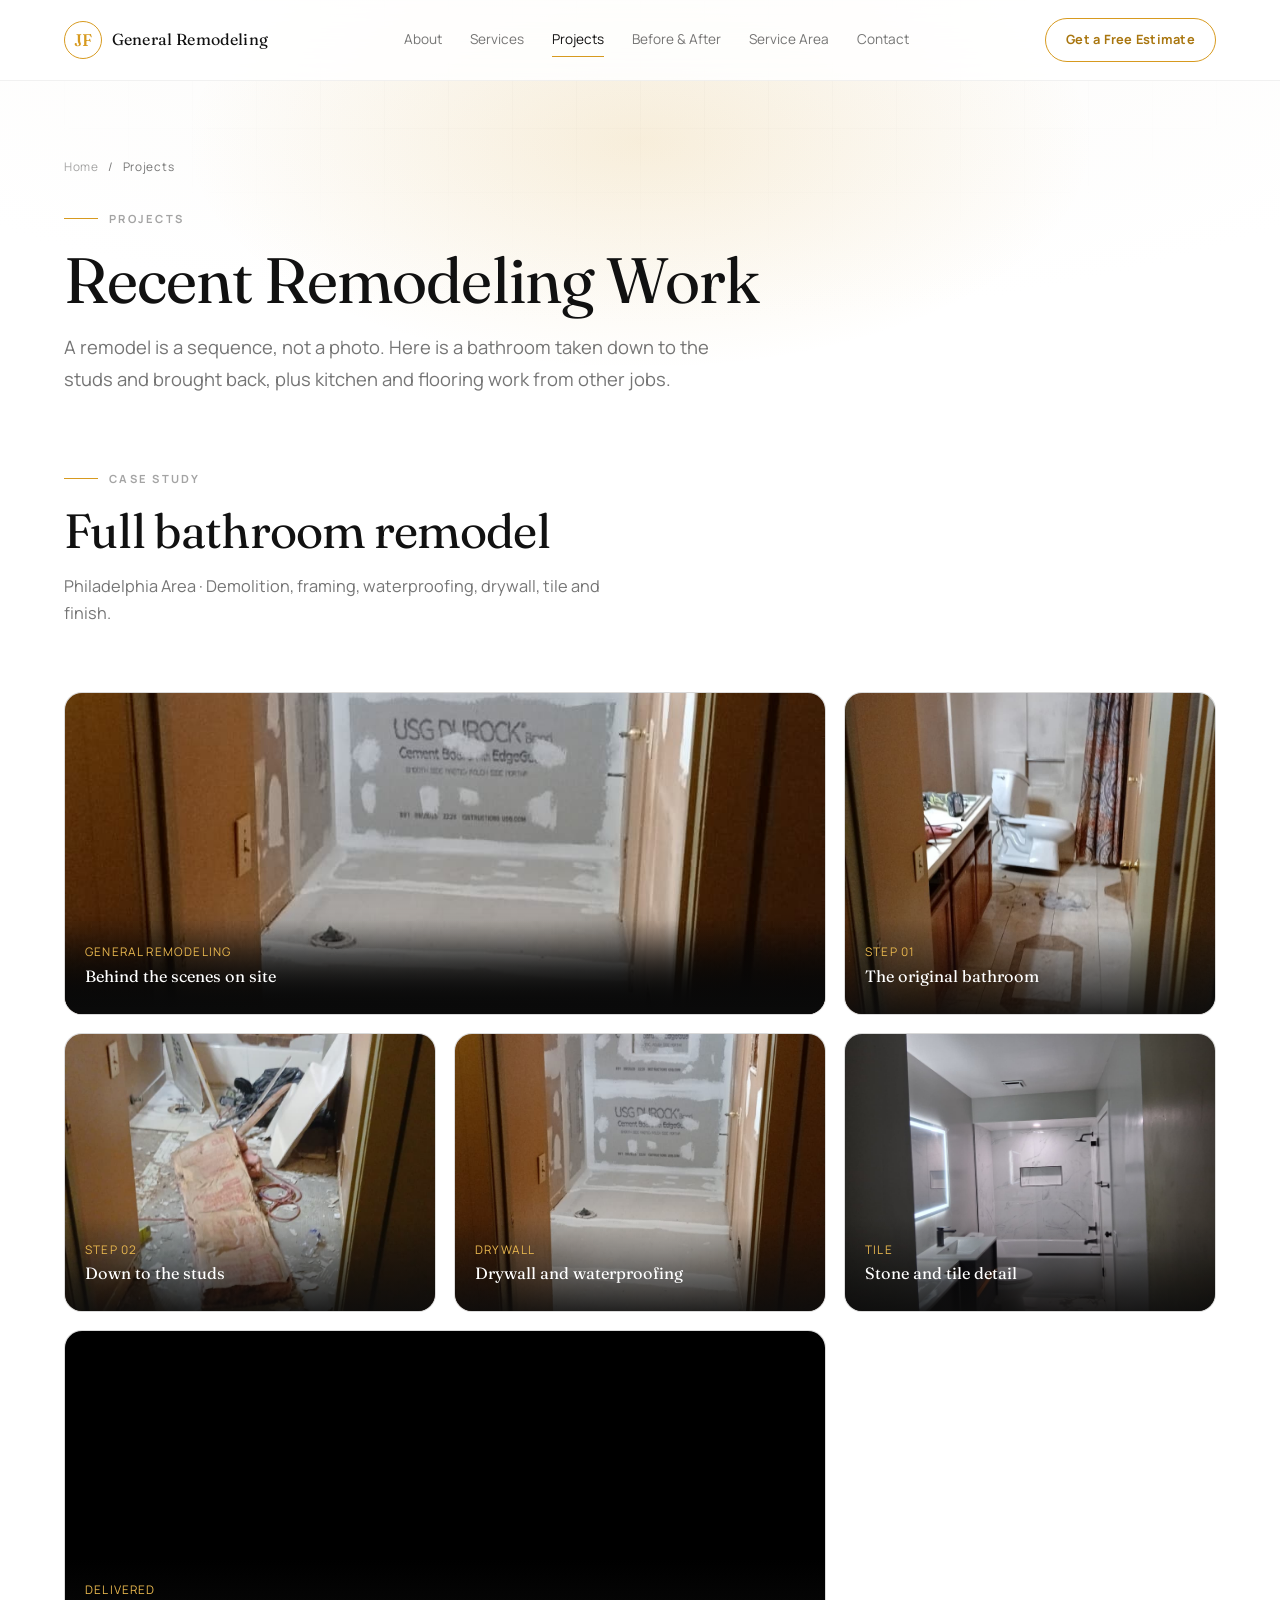
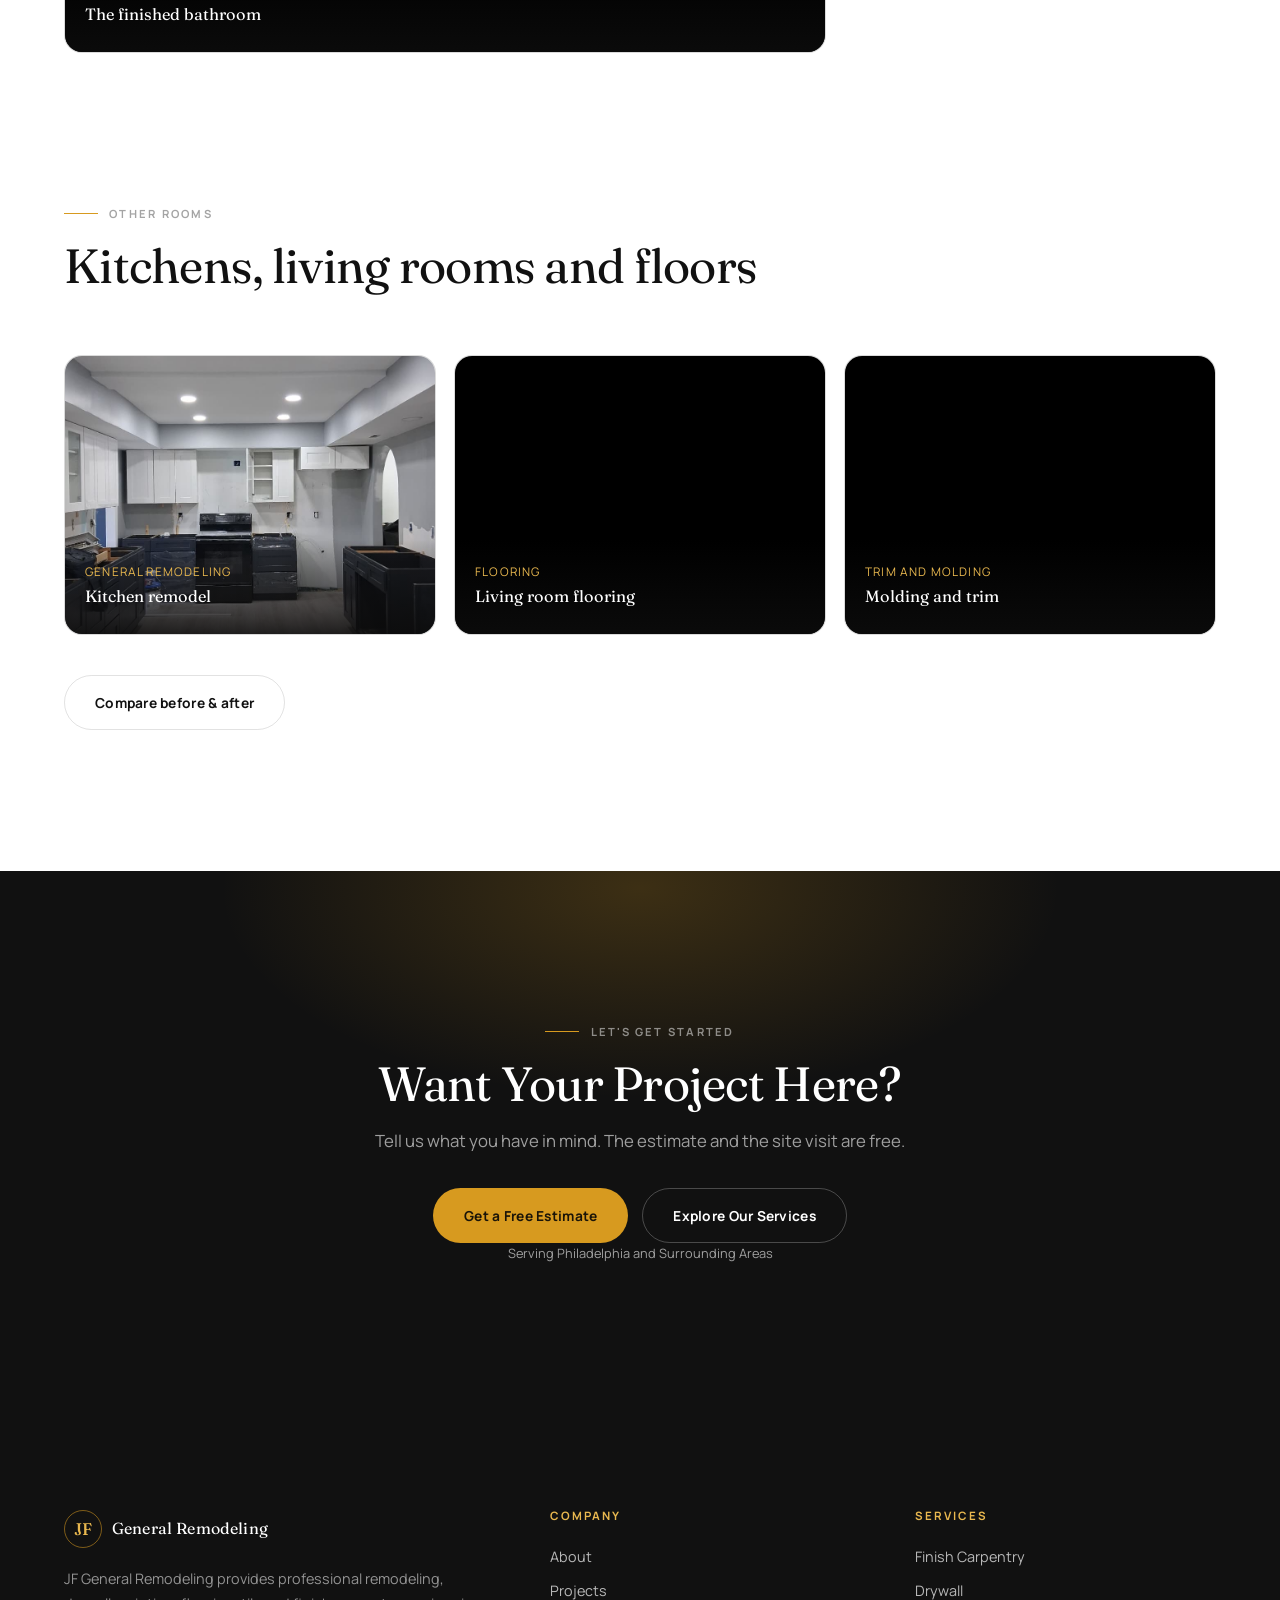
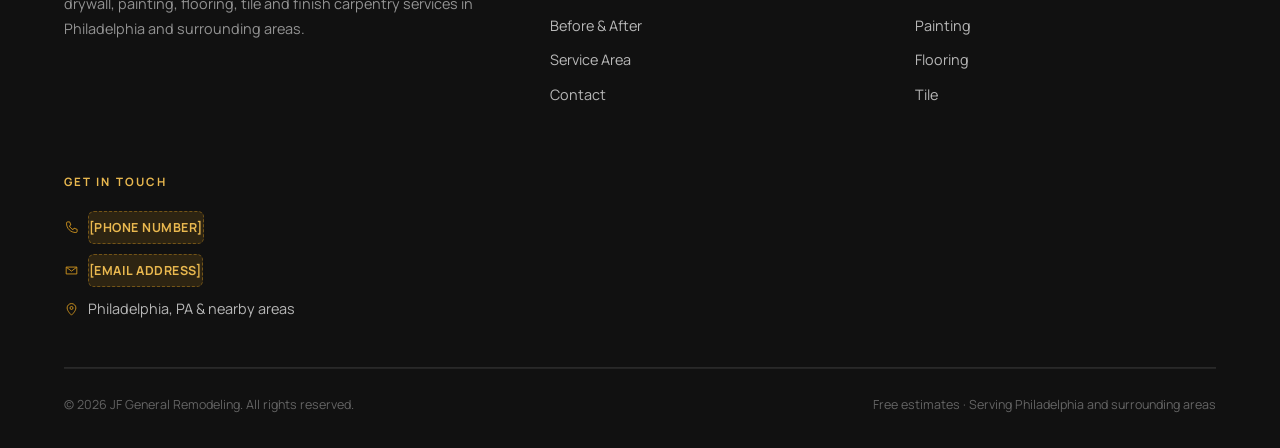
<file: projects.html>
<!DOCTYPE html>
<html lang="en-US">
<head>
<meta charset="UTF-8">
<meta name="viewport" content="width=device-width, initial-scale=1.0">
<meta name="theme-color" content="#FFFFFF">

<title>Projects | JF General Remodeling — Philadelphia, PA</title>
<meta name="description" content="Recent remodeling work by JF General Remodeling in the Philadelphia area: bathroom and kitchen remodels, drywall, tile and flooring, from demolition to final finish.">
<link rel="canonical" href="https://jf-general-remodeling.vercel.app/projects">
<meta name="robots" content="index, follow, max-image-preview:large">

<meta property="og:type" content="website">
<meta property="og:site_name" content="JF General Remodeling">
<meta property="og:locale" content="en_US">
<meta property="og:title" content="Projects | JF General Remodeling — Philadelphia, PA">
<meta property="og:description" content="Recent remodeling work by JF General Remodeling in the Philadelphia area: bathroom and kitchen remodels, drywall, tile and flooring, from demolition to final finish.">
<meta property="og:url" content="https://jf-general-remodeling.vercel.app/projects">
<meta property="og:image" content="https://jf-general-remodeling.vercel.app/assets/hero-after.jpg">
<meta name="twitter:card" content="summary_large_image">

<link rel="preconnect" href="https://fonts.googleapis.com">
<link rel="preconnect" href="https://fonts.gstatic.com" crossorigin>
<link href="https://fonts.googleapis.com/css2?family=Fraunces:ital,opsz,wght@0,9..144,300;0,9..144,400;0,9..144,500;0,9..144,600;1,9..144,400&family=Manrope:wght@400;500;600;700;800&display=swap" rel="stylesheet">
<link rel="stylesheet" href="css/style.css?v=4">
</head>

<body>

<a href="#main" class="skip">Skip to content</a>

<!-- ============ SVG ICON SPRITE ============ -->
<svg class="sprite" width="0" height="0" aria-hidden="true">
  <defs>
    <symbol id="i-check" viewBox="0 0 24 24"><path d="M4 12.5L9.5 18L20 6" fill="none" stroke="currentColor" stroke-width="1.6" stroke-linecap="round" stroke-linejoin="round"/></symbol>
    <symbol id="i-arrow" viewBox="0 0 24 24"><path d="M5 12H19M19 12L13 6M19 12L13 18" fill="none" stroke="currentColor" stroke-width="1.6" stroke-linecap="round" stroke-linejoin="round"/></symbol>
    <symbol id="i-pin" viewBox="0 0 24 24"><path d="M12 21s7-6.2 7-11.5A7 7 0 0 0 5 9.5C5 14.8 12 21 12 21z" fill="none" stroke="currentColor" stroke-width="1.4"/><circle cx="12" cy="9.5" r="2.4" fill="none" stroke="currentColor" stroke-width="1.4"/></symbol>
    <symbol id="i-phone" viewBox="0 0 24 24"><path d="M6 3h3l2 5-2.5 1.5a12 12 0 0 0 6 6L16 13l5 2v3a2 2 0 0 1-2 2C10.5 20 4 13.5 4 5a2 2 0 0 1 2-2z" fill="none" stroke="currentColor" stroke-width="1.4" stroke-linejoin="round"/></symbol>
    <symbol id="i-mail" viewBox="0 0 24 24"><path d="M3.5 6.5h17v11h-17z" fill="none" stroke="currentColor" stroke-width="1.4"/><path d="M4 7l8 6 8-6" fill="none" stroke="currentColor" stroke-width="1.4"/></symbol>
    <symbol id="i-frame" viewBox="0 0 48 48"><rect x="6" y="6" width="36" height="36" fill="none" stroke="currentColor" stroke-width="1.2"/><rect x="13" y="13" width="22" height="22" fill="none" stroke="currentColor" stroke-width="1.2"/></symbol>
    <symbol id="i-baseboard" viewBox="0 0 48 48"><path d="M6 34h36M6 34v-4h36v4" fill="none" stroke="currentColor" stroke-width="1.2"/><path d="M6 30V14M14 30V14" fill="none" stroke="currentColor" stroke-width="1"/></symbol>
    <symbol id="i-drywall" viewBox="0 0 48 48"><rect x="7" y="9" width="15" height="30" fill="none" stroke="currentColor" stroke-width="1.2"/><rect x="26" y="9" width="15" height="30" fill="none" stroke="currentColor" stroke-width="1.2"/><path d="M7 24h15M26 16h15" stroke="currentColor" stroke-width="1"/></symbol>
    <symbol id="i-paint" viewBox="0 0 48 48"><path d="M18 6h8v10l4 4v18a4 4 0 0 1-4 4h-8a4 4 0 0 1-4-4V20l4-4z" fill="none" stroke="currentColor" stroke-width="1.2"/><path d="M14 26h20" stroke="currentColor" stroke-width="1"/></symbol>
    <symbol id="i-floor" viewBox="0 0 48 48"><path d="M4 14l14-8 26 8-14 8z" fill="none" stroke="currentColor" stroke-width="1.2" stroke-linejoin="round"/><path d="M4 14v20l14 8V22M44 14v20l-14 8V22" fill="none" stroke="currentColor" stroke-width="1.2" stroke-linejoin="round"/></symbol>
    <symbol id="i-tile" viewBox="0 0 48 48"><rect x="6" y="6" width="16" height="16" fill="none" stroke="currentColor" stroke-width="1.2"/><rect x="26" y="6" width="16" height="16" fill="none" stroke="currentColor" stroke-width="1.2"/><rect x="6" y="26" width="16" height="16" fill="none" stroke="currentColor" stroke-width="1.2"/><rect x="26" y="26" width="16" height="16" fill="none" stroke="currentColor" stroke-width="1.2"/></symbol>
    <symbol id="i-square" viewBox="0 0 48 48"><path d="M8 40V8h10M8 30h20" fill="none" stroke="currentColor" stroke-width="1.2"/></symbol>
    <symbol id="i-building" viewBox="0 0 48 48"><path d="M10 42V10l14-6 14 6v32" fill="none" stroke="currentColor" stroke-width="1.3" stroke-linejoin="round"/><path d="M18 42V24h12v18M18 16h.01M24 16h.01M30 16h.01M18 22h.01M30 22h.01" fill="none" stroke="currentColor" stroke-width="1.6" stroke-linecap="round"/></symbol>
    <symbol id="i-shield" viewBox="0 0 48 48"><path d="M24 5l16 6v11c0 10-7 17-16 21C15 39 8 32 8 22V11z" fill="none" stroke="currentColor" stroke-width="1.3" stroke-linejoin="round"/><path d="M17 24l5 5 10-11" fill="none" stroke="currentColor" stroke-width="1.6" stroke-linecap="round" stroke-linejoin="round"/></symbol>
  </defs>
</svg>

<svg class="grain" aria-hidden="true">
  <filter id="grainFilter"><feTurbulence type="fractalNoise" baseFrequency="0.85" numOctaves="2" stitchTiles="stitch"/><feColorMatrix type="matrix" values="0 0 0 0 0  0 0 0 0 0  0 0 0 0 0  0 0 0 0.05 0"/></filter>
  <rect width="100%" height="100%" filter="url(#grainFilter)"/>
</svg>

<!-- ============ NAV ============ -->
<header class="nav nav--solid" id="siteNav">
  <div class="nav-inner">
    <a href="/" class="brand" aria-label="JF General Remodeling — home">
      <span class="brand-mark">JF</span>
      <span class="brand-word">General&nbsp;Remodeling</span>
    </a>
    <nav class="nav-links" aria-label="Main">
      <a href="/about">About</a>
      <a href="/services">Services</a>
      <a href="/projects" aria-current="page">Projects</a>
      <a href="/before-after">Before <span class="amp">&amp;</span> After</a>
      <a href="/service-area">Service Area</a>
      <a href="/contact">Contact</a>
    </nav>
    <a href="/contact" class="nav-cta" data-magnetic>Get a Free Estimate</a>
    <button class="nav-burger" id="navBurger" aria-label="Open menu" aria-expanded="false" aria-controls="navDrawer">
      <span></span><span></span><span></span>
    </button>
  </div>
</header>

<div class="nav-drawer" id="navDrawer" aria-hidden="true">
  <a href="/about">About</a>
  <a href="/services">Services</a>
  <a href="/projects" aria-current="page">Projects</a>
  <a href="/before-after">Before <span class="amp">&amp;</span> After</a>
  <a href="/service-area">Service Area</a>
  <a href="/contact">Contact</a>
  <a href="/contact" class="btn btn-primary">Get a Free Estimate</a>
</div>

<main id="main">

  <section class="page-hero">
    <div class="container">
      <nav class="crumb" aria-label="Breadcrumb">
        <a href="/">Home</a> <span>/</span> <span>Projects</span>
      </nav>
      <span class="eyebrow">Projects</span>
      <h1>Recent Remodeling Work</h1>
      <p class="lead">A remodel is a sequence, not a photo. Here is a bathroom taken down to the studs and brought back, plus kitchen and flooring work from other jobs.</p>
    </div>
  </section>

  <section class="proj" style="padding-top:0">
    <div class="container">
      <div class="sec-head" data-reveal>
        <span class="eyebrow">Case study</span>
        <h2>Full bathroom remodel</h2>
        <p>Philadelphia Area · Demolition, framing, waterproofing, drywall, tile and finish.</p>
      </div>
      <div class="proj-grid">
        <div class="proj-item proj-item--wide" data-reveal>
          <video src="assets/hero-during.mp4" poster="assets/gal-03-drywall.jpg" controls muted playsinline preload="none"></video>
          <span class="proj-cap"><i>General Remodeling</i><b>Behind the scenes on site</b></span>
        </div>
        <div class="proj-item" data-reveal>
          <img src="assets/gal-01-antes-banheiro.jpg" alt="Original bathroom before the remodel" loading="lazy" decoding="async">
          <span class="proj-cap"><i>Step 01</i><b>The original bathroom</b></span>
        </div>
        <div class="proj-item" data-reveal>
          <img src="assets/gal-02-demolicao.jpg" alt="Room stripped during demolition" loading="lazy" decoding="async">
          <span class="proj-cap"><i>Step 02</i><b>Down to the studs</b></span>
        </div>
        <div class="proj-item" data-reveal>
          <img src="assets/gal-03-drywall.jpg" alt="Drywall framing and waterproofing" loading="lazy" decoding="async">
          <span class="proj-cap"><i>Drywall</i><b>Drywall and waterproofing</b></span>
        </div>
        <div class="proj-item" data-reveal>
          <img src="assets/gal-05-marmore.jpg" alt="Close-up of the stone and tile detail" loading="lazy" decoding="async">
          <span class="proj-cap"><i>Tile</i><b>Stone and tile detail</b></span>
        </div>
        <div class="proj-item proj-item--wide" data-reveal>
          <img src="assets/gal-04-banheiro-pronto.jpg" alt="Finished bathroom" loading="lazy" decoding="async">
          <span class="proj-cap"><i>Delivered</i><b>The finished bathroom</b></span>
        </div>
      </div>
    </div>
  </section>

  <section class="proj" style="padding-top:0">
    <div class="container">
      <div class="sec-head" data-reveal>
        <span class="eyebrow">Other rooms</span>
        <h2>Kitchens, living rooms and floors</h2>
      </div>
      <div class="proj-grid">
        <div class="proj-item" data-reveal>
          <img src="assets/gal-06-cozinha.jpg" alt="Complete kitchen remodel" loading="lazy" decoding="async">
          <span class="proj-cap"><i>General Remodeling</i><b>Kitchen remodel</b></span>
        </div>
        <div class="proj-item" data-reveal>
          <img src="assets/gal-07-sala.jpg" alt="Living room flooring installation" loading="lazy" decoding="async">
          <span class="proj-cap"><i>Flooring</i><b>Living room flooring</b></span>
        </div>
        <div class="proj-item" data-reveal>
          <img src="assets/svc-molduras.jpg" alt="Finished molding and trim work" loading="lazy" decoding="async">
          <span class="proj-cap"><i>Trim and Molding</i><b>Molding and trim</b></span>
        </div>
      </div>
      <div class="btn-row" style="margin-top:2.5rem" data-reveal>
        <a href="/before-after" class="btn btn-outline">Compare before &amp; after</a>
      </div>
    </div>
  </section>

  <section class="cta-band">
    <div class="container" data-reveal>
      <span class="eyebrow eyebrow--c eyebrow-light">Let's get started</span>
      <h2>Want Your Project Here?</h2>
      <p>Tell us what you have in mind. The estimate and the site visit are free.</p>
      <div class="btn-row">
        <a href="/contact" class="btn btn-primary" data-magnetic>Get a Free Estimate</a>
        <a href="/services" class="btn btn-outline">Explore Our Services</a>
      </div>
      <p class="cta-note">Serving Philadelphia and Surrounding Areas</p>
    </div>
  </section>

</main>

<!-- ============ FOOTER ============ -->
<footer class="footer">
  <div class="container">
    <div class="footer-top">
      <div class="footer-about">
        <a href="/" class="brand">
          <span class="brand-mark">JF</span>
          <span class="brand-word">General&nbsp;Remodeling</span>
        </a>
        <p>JF General Remodeling provides professional remodeling, drywall, painting, flooring,
        tile and finish carpentry services in Philadelphia and surrounding areas.</p>
      </div>
      <div class="footer-col">
        <h4>Company</h4>
        <a href="/about">About</a>
        <a href="/projects">Projects</a>
        <a href="/before-after">Before &amp; After</a>
        <a href="/service-area">Service Area</a>
        <a href="/contact">Contact</a>
      </div>
      <div class="footer-col">
        <h4>Services</h4>
        <a href="/services#finish-carpentry">Finish Carpentry</a>
        <a href="/services#drywall">Drywall</a>
        <a href="/services#painting">Painting</a>
        <a href="/services#flooring">Flooring</a>
        <a href="/services#tile">Tile</a>
      </div>
      <div class="footer-col">
        <h4>Get in touch</h4>
        <span><svg class="ic"><use href="#i-phone"/></svg><span class="ph-data">[PHONE NUMBER]</span></span>
        <span><svg class="ic"><use href="#i-mail"/></svg><span class="ph-data">[EMAIL ADDRESS]</span></span>
        <span><svg class="ic"><use href="#i-pin"/></svg>Philadelphia, PA &amp; nearby areas</span>
      </div>
    </div>
    <div class="footer-bottom">
      <p>© <span data-year></span> JF General Remodeling. All rights reserved.</p>
      <p>Free estimates · Serving Philadelphia and surrounding areas</p>
    </div>
  </div>
</footer>

<script src="js/main.js?v=4"></script>
</body>
</html>
</file>
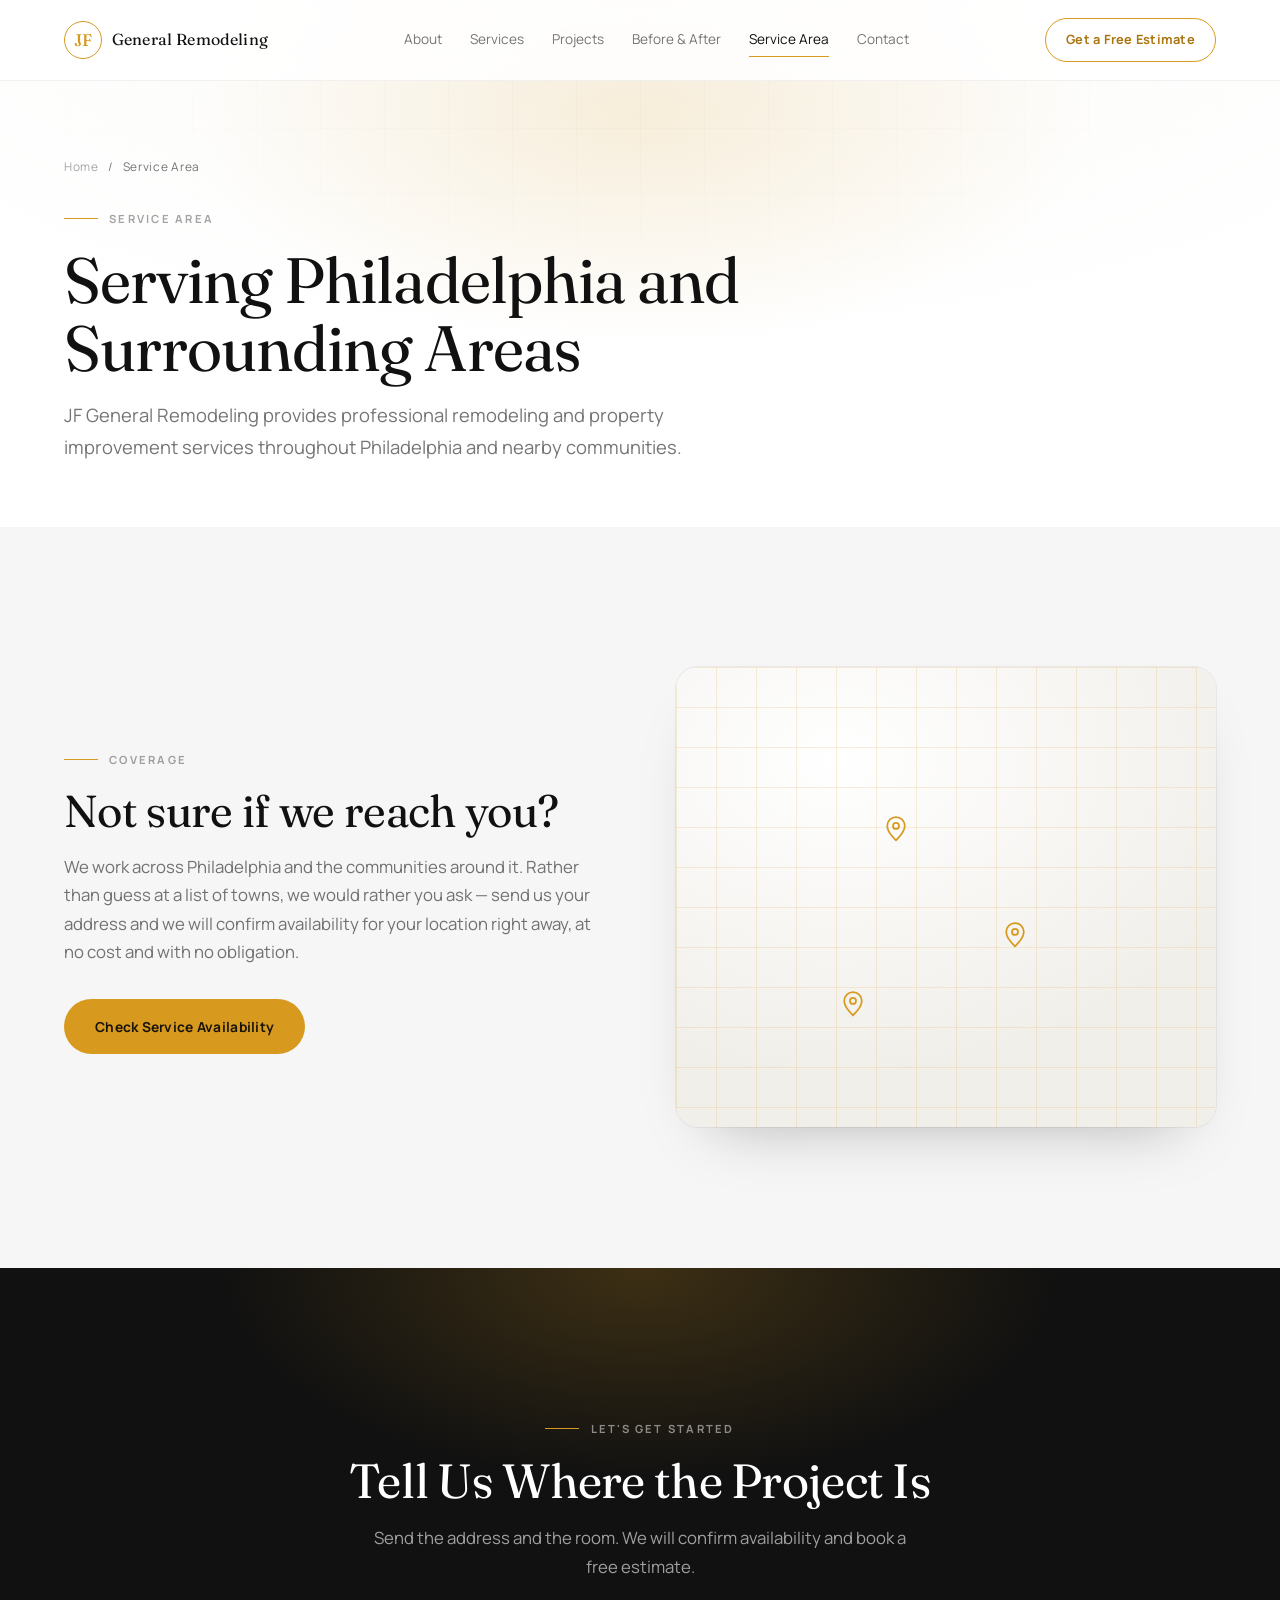
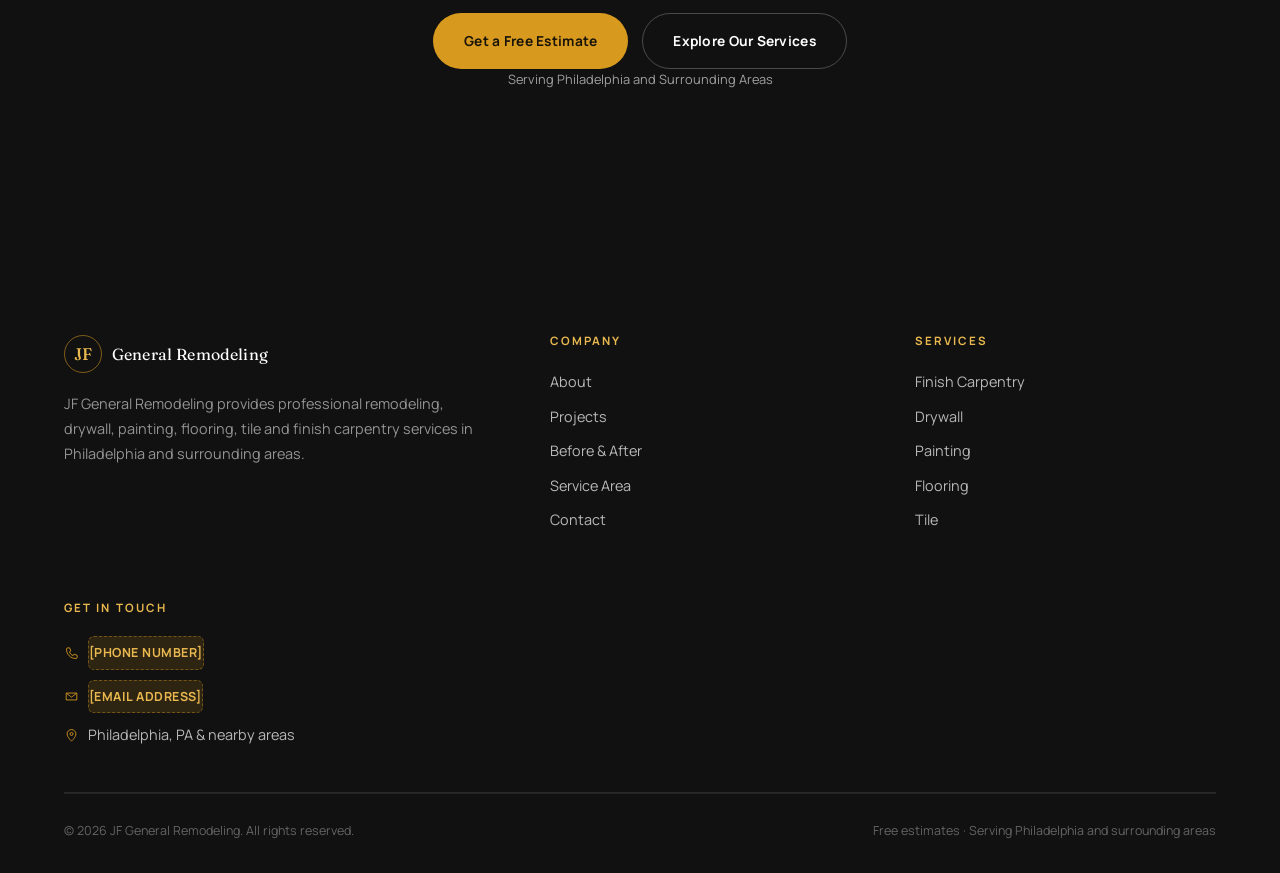
<file: service-area.html>
<!DOCTYPE html>
<html lang="en-US">
<head>
<meta charset="UTF-8">
<meta name="viewport" content="width=device-width, initial-scale=1.0">
<meta name="theme-color" content="#FFFFFF">

<title>Service Area | JF General Remodeling — Philadelphia, PA</title>
<meta name="description" content="JF General Remodeling provides professional remodeling and property improvement services throughout Philadelphia and surrounding areas. Contact us to confirm availability.">
<link rel="canonical" href="https://jf-general-remodeling.vercel.app/service-area">
<meta name="robots" content="index, follow, max-image-preview:large">

<meta property="og:type" content="website">
<meta property="og:site_name" content="JF General Remodeling">
<meta property="og:locale" content="en_US">
<meta property="og:title" content="Service Area | JF General Remodeling — Philadelphia, PA">
<meta property="og:description" content="JF General Remodeling provides professional remodeling and property improvement services throughout Philadelphia and surrounding areas. Contact us to confirm availability.">
<meta property="og:url" content="https://jf-general-remodeling.vercel.app/service-area">
<meta property="og:image" content="https://jf-general-remodeling.vercel.app/assets/hero-after.jpg">
<meta name="twitter:card" content="summary_large_image">

<link rel="preconnect" href="https://fonts.googleapis.com">
<link rel="preconnect" href="https://fonts.gstatic.com" crossorigin>
<link href="https://fonts.googleapis.com/css2?family=Fraunces:ital,opsz,wght@0,9..144,300;0,9..144,400;0,9..144,500;0,9..144,600;1,9..144,400&family=Manrope:wght@400;500;600;700;800&display=swap" rel="stylesheet">
<link rel="stylesheet" href="css/style.css?v=4">
</head>

<body>

<a href="#main" class="skip">Skip to content</a>

<!-- ============ SVG ICON SPRITE ============ -->
<svg class="sprite" width="0" height="0" aria-hidden="true">
  <defs>
    <symbol id="i-check" viewBox="0 0 24 24"><path d="M4 12.5L9.5 18L20 6" fill="none" stroke="currentColor" stroke-width="1.6" stroke-linecap="round" stroke-linejoin="round"/></symbol>
    <symbol id="i-arrow" viewBox="0 0 24 24"><path d="M5 12H19M19 12L13 6M19 12L13 18" fill="none" stroke="currentColor" stroke-width="1.6" stroke-linecap="round" stroke-linejoin="round"/></symbol>
    <symbol id="i-pin" viewBox="0 0 24 24"><path d="M12 21s7-6.2 7-11.5A7 7 0 0 0 5 9.5C5 14.8 12 21 12 21z" fill="none" stroke="currentColor" stroke-width="1.4"/><circle cx="12" cy="9.5" r="2.4" fill="none" stroke="currentColor" stroke-width="1.4"/></symbol>
    <symbol id="i-phone" viewBox="0 0 24 24"><path d="M6 3h3l2 5-2.5 1.5a12 12 0 0 0 6 6L16 13l5 2v3a2 2 0 0 1-2 2C10.5 20 4 13.5 4 5a2 2 0 0 1 2-2z" fill="none" stroke="currentColor" stroke-width="1.4" stroke-linejoin="round"/></symbol>
    <symbol id="i-mail" viewBox="0 0 24 24"><path d="M3.5 6.5h17v11h-17z" fill="none" stroke="currentColor" stroke-width="1.4"/><path d="M4 7l8 6 8-6" fill="none" stroke="currentColor" stroke-width="1.4"/></symbol>
    <symbol id="i-frame" viewBox="0 0 48 48"><rect x="6" y="6" width="36" height="36" fill="none" stroke="currentColor" stroke-width="1.2"/><rect x="13" y="13" width="22" height="22" fill="none" stroke="currentColor" stroke-width="1.2"/></symbol>
    <symbol id="i-baseboard" viewBox="0 0 48 48"><path d="M6 34h36M6 34v-4h36v4" fill="none" stroke="currentColor" stroke-width="1.2"/><path d="M6 30V14M14 30V14" fill="none" stroke="currentColor" stroke-width="1"/></symbol>
    <symbol id="i-drywall" viewBox="0 0 48 48"><rect x="7" y="9" width="15" height="30" fill="none" stroke="currentColor" stroke-width="1.2"/><rect x="26" y="9" width="15" height="30" fill="none" stroke="currentColor" stroke-width="1.2"/><path d="M7 24h15M26 16h15" stroke="currentColor" stroke-width="1"/></symbol>
    <symbol id="i-paint" viewBox="0 0 48 48"><path d="M18 6h8v10l4 4v18a4 4 0 0 1-4 4h-8a4 4 0 0 1-4-4V20l4-4z" fill="none" stroke="currentColor" stroke-width="1.2"/><path d="M14 26h20" stroke="currentColor" stroke-width="1"/></symbol>
    <symbol id="i-floor" viewBox="0 0 48 48"><path d="M4 14l14-8 26 8-14 8z" fill="none" stroke="currentColor" stroke-width="1.2" stroke-linejoin="round"/><path d="M4 14v20l14 8V22M44 14v20l-14 8V22" fill="none" stroke="currentColor" stroke-width="1.2" stroke-linejoin="round"/></symbol>
    <symbol id="i-tile" viewBox="0 0 48 48"><rect x="6" y="6" width="16" height="16" fill="none" stroke="currentColor" stroke-width="1.2"/><rect x="26" y="6" width="16" height="16" fill="none" stroke="currentColor" stroke-width="1.2"/><rect x="6" y="26" width="16" height="16" fill="none" stroke="currentColor" stroke-width="1.2"/><rect x="26" y="26" width="16" height="16" fill="none" stroke="currentColor" stroke-width="1.2"/></symbol>
    <symbol id="i-square" viewBox="0 0 48 48"><path d="M8 40V8h10M8 30h20" fill="none" stroke="currentColor" stroke-width="1.2"/></symbol>
    <symbol id="i-building" viewBox="0 0 48 48"><path d="M10 42V10l14-6 14 6v32" fill="none" stroke="currentColor" stroke-width="1.3" stroke-linejoin="round"/><path d="M18 42V24h12v18M18 16h.01M24 16h.01M30 16h.01M18 22h.01M30 22h.01" fill="none" stroke="currentColor" stroke-width="1.6" stroke-linecap="round"/></symbol>
    <symbol id="i-shield" viewBox="0 0 48 48"><path d="M24 5l16 6v11c0 10-7 17-16 21C15 39 8 32 8 22V11z" fill="none" stroke="currentColor" stroke-width="1.3" stroke-linejoin="round"/><path d="M17 24l5 5 10-11" fill="none" stroke="currentColor" stroke-width="1.6" stroke-linecap="round" stroke-linejoin="round"/></symbol>
  </defs>
</svg>

<svg class="grain" aria-hidden="true">
  <filter id="grainFilter"><feTurbulence type="fractalNoise" baseFrequency="0.85" numOctaves="2" stitchTiles="stitch"/><feColorMatrix type="matrix" values="0 0 0 0 0  0 0 0 0 0  0 0 0 0 0  0 0 0 0.05 0"/></filter>
  <rect width="100%" height="100%" filter="url(#grainFilter)"/>
</svg>

<!-- ============ NAV ============ -->
<header class="nav nav--solid" id="siteNav">
  <div class="nav-inner">
    <a href="/" class="brand" aria-label="JF General Remodeling — home">
      <span class="brand-mark">JF</span>
      <span class="brand-word">General&nbsp;Remodeling</span>
    </a>
    <nav class="nav-links" aria-label="Main">
      <a href="/about">About</a>
      <a href="/services">Services</a>
      <a href="/projects">Projects</a>
      <a href="/before-after">Before <span class="amp">&amp;</span> After</a>
      <a href="/service-area" aria-current="page">Service Area</a>
      <a href="/contact">Contact</a>
    </nav>
    <a href="/contact" class="nav-cta" data-magnetic>Get a Free Estimate</a>
    <button class="nav-burger" id="navBurger" aria-label="Open menu" aria-expanded="false" aria-controls="navDrawer">
      <span></span><span></span><span></span>
    </button>
  </div>
</header>

<div class="nav-drawer" id="navDrawer" aria-hidden="true">
  <a href="/about">About</a>
  <a href="/services">Services</a>
  <a href="/projects">Projects</a>
  <a href="/before-after">Before <span class="amp">&amp;</span> After</a>
  <a href="/service-area" aria-current="page">Service Area</a>
  <a href="/contact">Contact</a>
  <a href="/contact" class="btn btn-primary">Get a Free Estimate</a>
</div>

<main id="main">

  <section class="page-hero">
    <div class="container">
      <nav class="crumb" aria-label="Breadcrumb">
        <a href="/">Home</a> <span>/</span> <span>Service Area</span>
      </nav>
      <span class="eyebrow">Service Area</span>
      <h1>Serving Philadelphia and Surrounding Areas</h1>
      <p class="lead">JF General Remodeling provides professional remodeling and property improvement services throughout Philadelphia and nearby communities.</p>
    </div>
  </section>

  <section class="service-area">
    <div class="container area-grid">
      <div class="area-copy" data-reveal>
        <span class="eyebrow eyebrow-light">Coverage</span>
        <h2>Not sure if we reach you?</h2>
        <p>We work across Philadelphia and the communities around it. Rather than guess at a list
        of towns, we would rather you ask — send us your address and we will confirm availability
        for your location right away, at no cost and with no obligation.</p>
        <!-- ⚠ Nenhuma cidade específica é afirmada aqui de propósito. Quando a JF
             confirmar a lista real de cidades atendidas, ela entra neste bloco. -->
        <div class="btn-row" style="margin-top:2rem">
          <a href="/contact" class="btn btn-primary" data-magnetic>Check Service Availability</a>
        </div>
      </div>
      <div class="area-map" data-reveal>
        <div class="map-blueprint">
          <div class="map-pin map-pin-1"><svg class="ic"><use href="#i-pin"/></svg></div>
          <div class="map-pin map-pin-2"><svg class="ic"><use href="#i-pin"/></svg></div>
          <div class="map-pin map-pin-3"><svg class="ic"><use href="#i-pin"/></svg></div>
        </div>
      </div>
    </div>
  </section>

  <section class="cta-band">
    <div class="container" data-reveal>
      <span class="eyebrow eyebrow--c eyebrow-light">Let's get started</span>
      <h2>Tell Us Where the Project Is</h2>
      <p>Send the address and the room. We will confirm availability and book a free estimate.</p>
      <div class="btn-row">
        <a href="/contact" class="btn btn-primary" data-magnetic>Get a Free Estimate</a>
        <a href="/services" class="btn btn-outline">Explore Our Services</a>
      </div>
      <p class="cta-note">Serving Philadelphia and Surrounding Areas</p>
    </div>
  </section>

</main>

<!-- ============ FOOTER ============ -->
<footer class="footer">
  <div class="container">
    <div class="footer-top">
      <div class="footer-about">
        <a href="/" class="brand">
          <span class="brand-mark">JF</span>
          <span class="brand-word">General&nbsp;Remodeling</span>
        </a>
        <p>JF General Remodeling provides professional remodeling, drywall, painting, flooring,
        tile and finish carpentry services in Philadelphia and surrounding areas.</p>
      </div>
      <div class="footer-col">
        <h4>Company</h4>
        <a href="/about">About</a>
        <a href="/projects">Projects</a>
        <a href="/before-after">Before &amp; After</a>
        <a href="/service-area">Service Area</a>
        <a href="/contact">Contact</a>
      </div>
      <div class="footer-col">
        <h4>Services</h4>
        <a href="/services#finish-carpentry">Finish Carpentry</a>
        <a href="/services#drywall">Drywall</a>
        <a href="/services#painting">Painting</a>
        <a href="/services#flooring">Flooring</a>
        <a href="/services#tile">Tile</a>
      </div>
      <div class="footer-col">
        <h4>Get in touch</h4>
        <span><svg class="ic"><use href="#i-phone"/></svg><span class="ph-data">[PHONE NUMBER]</span></span>
        <span><svg class="ic"><use href="#i-mail"/></svg><span class="ph-data">[EMAIL ADDRESS]</span></span>
        <span><svg class="ic"><use href="#i-pin"/></svg>Philadelphia, PA &amp; nearby areas</span>
      </div>
    </div>
    <div class="footer-bottom">
      <p>© <span data-year></span> JF General Remodeling. All rights reserved.</p>
      <p>Free estimates · Serving Philadelphia and surrounding areas</p>
    </div>
  </div>
</footer>

<script src="js/main.js?v=4"></script>
</body>
</html>
</file>
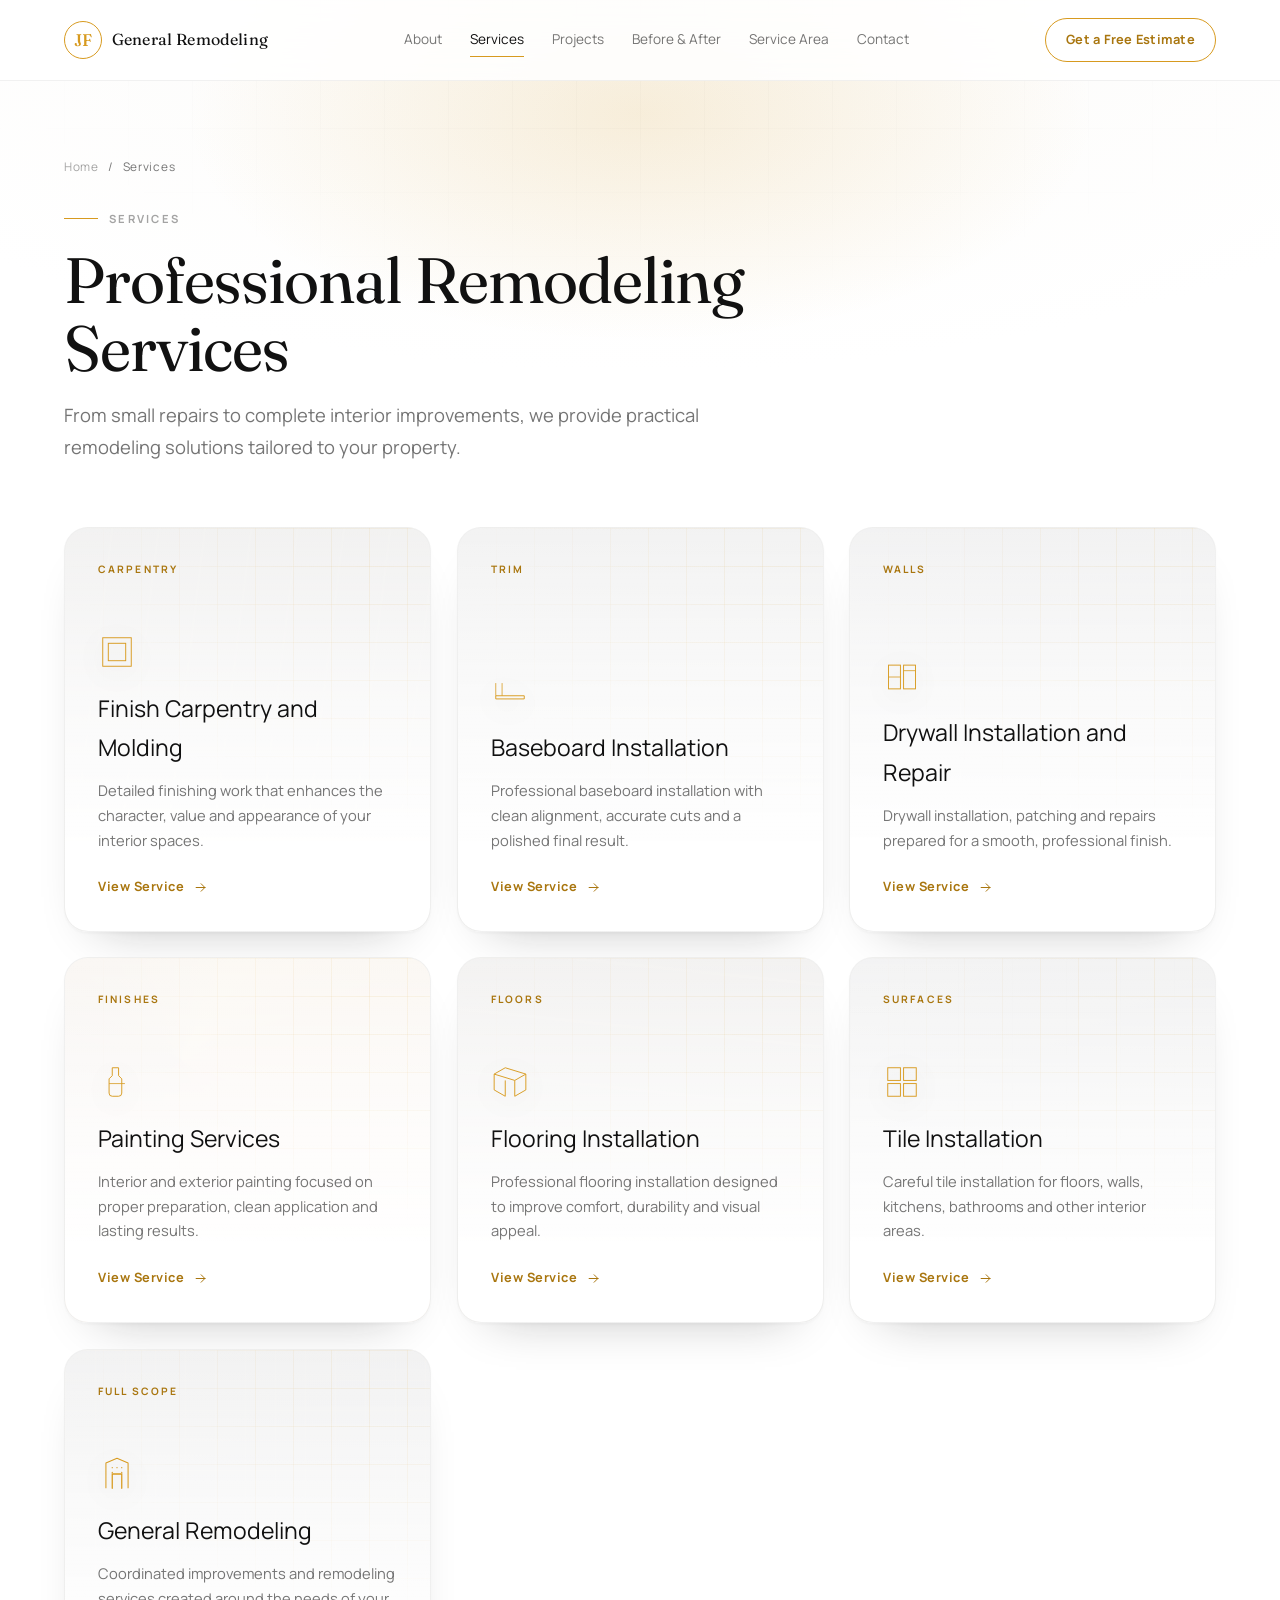
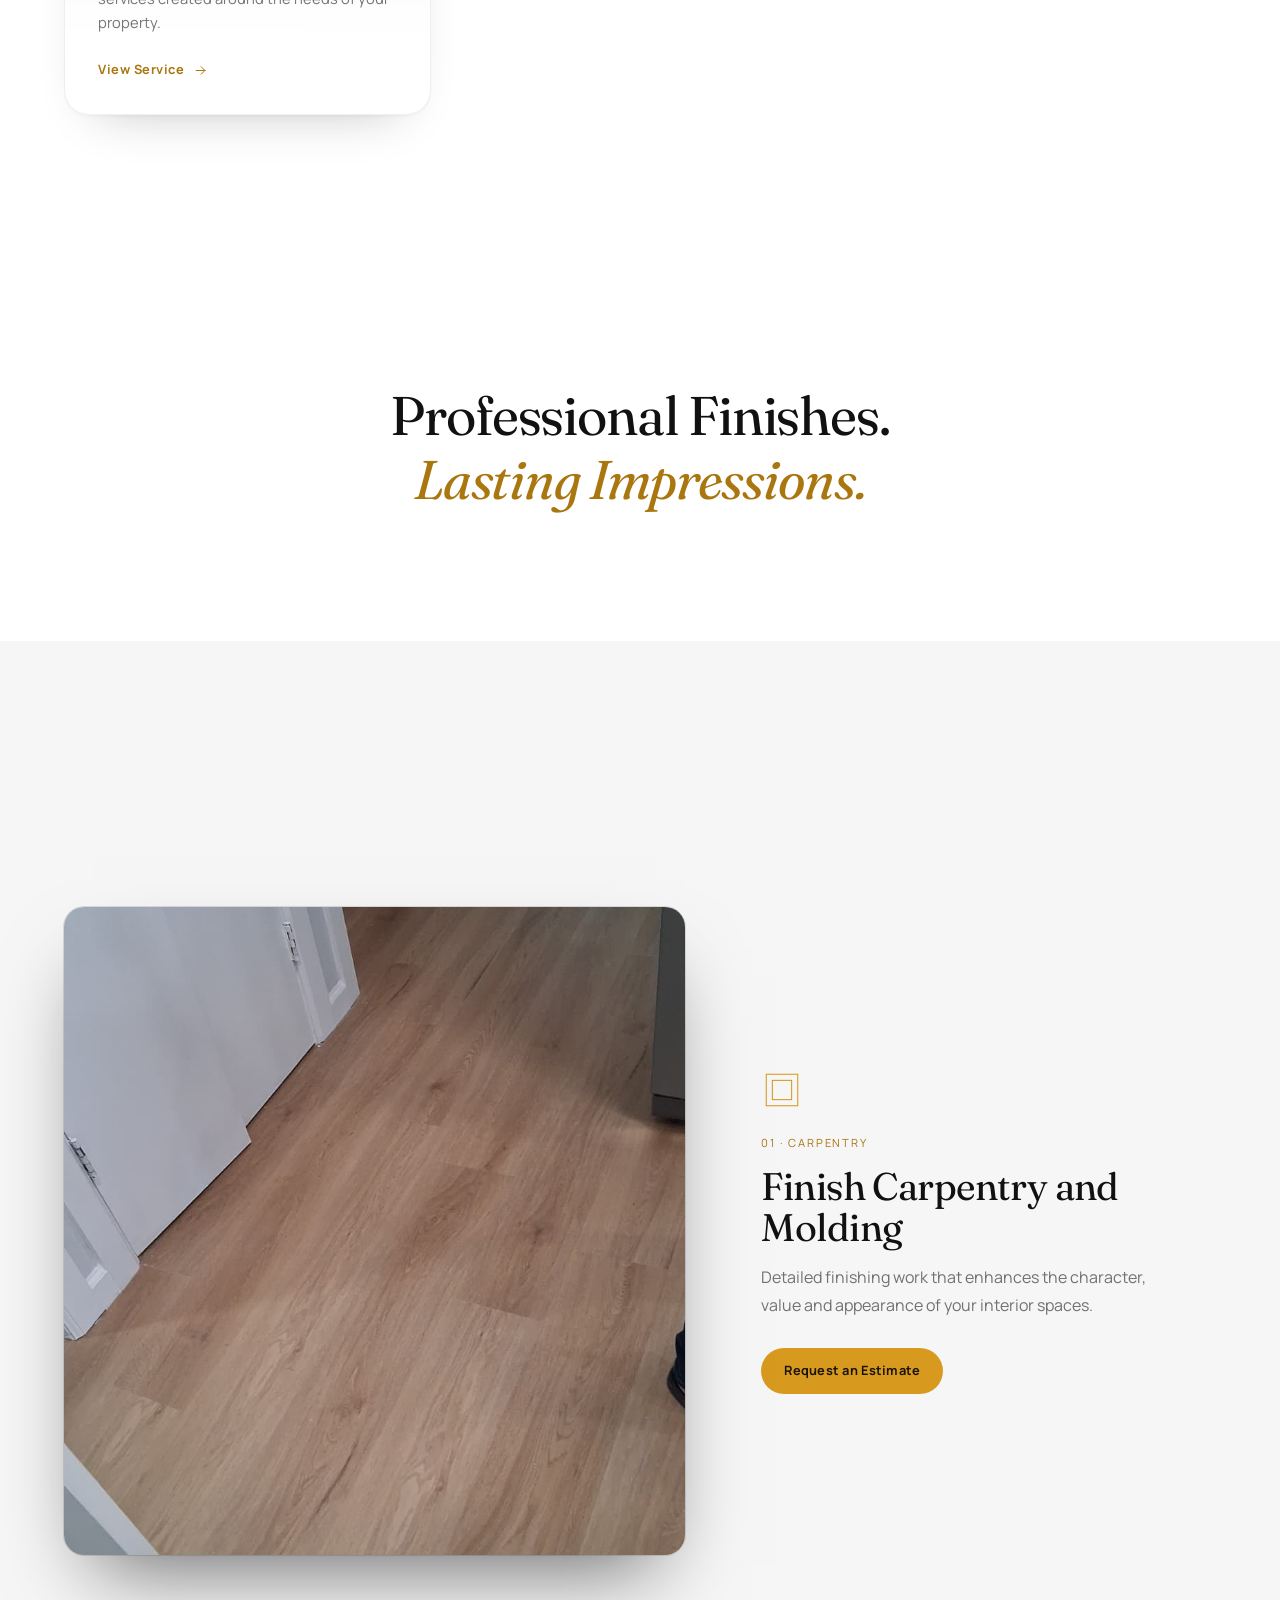
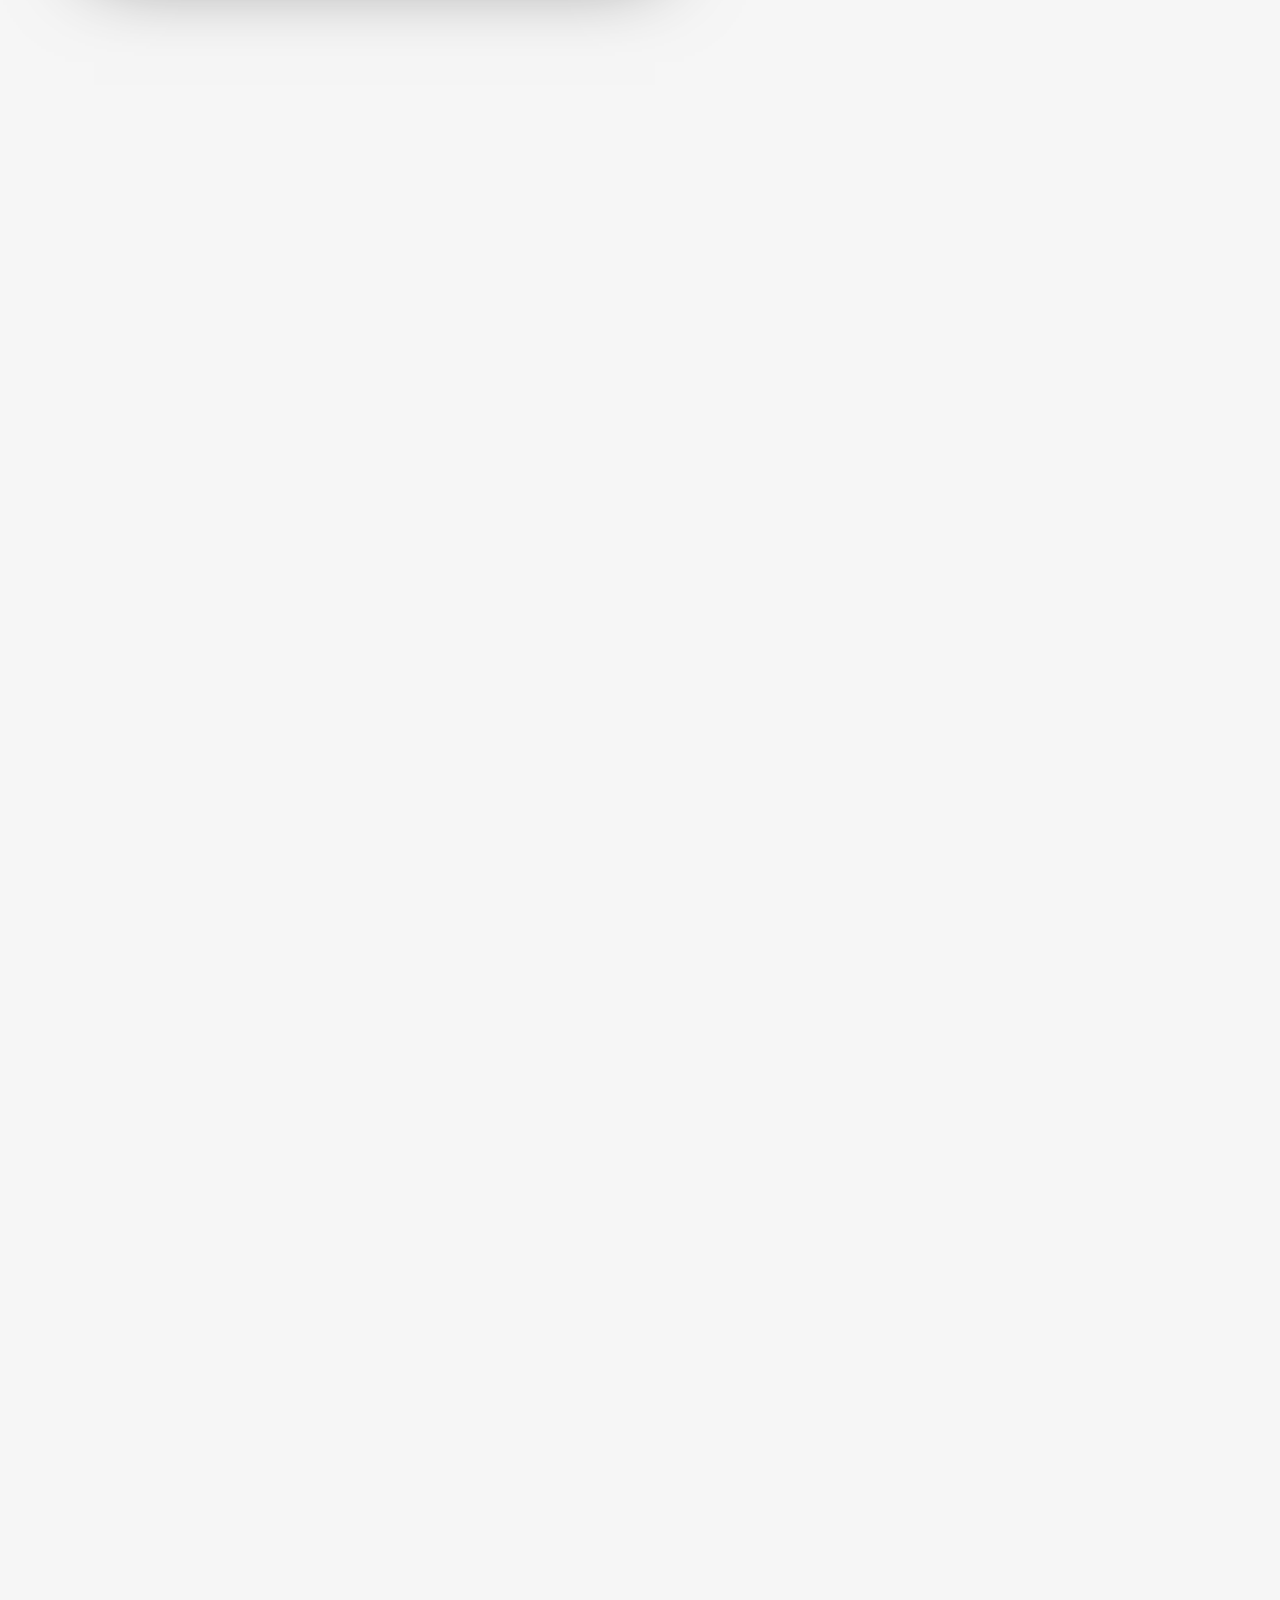
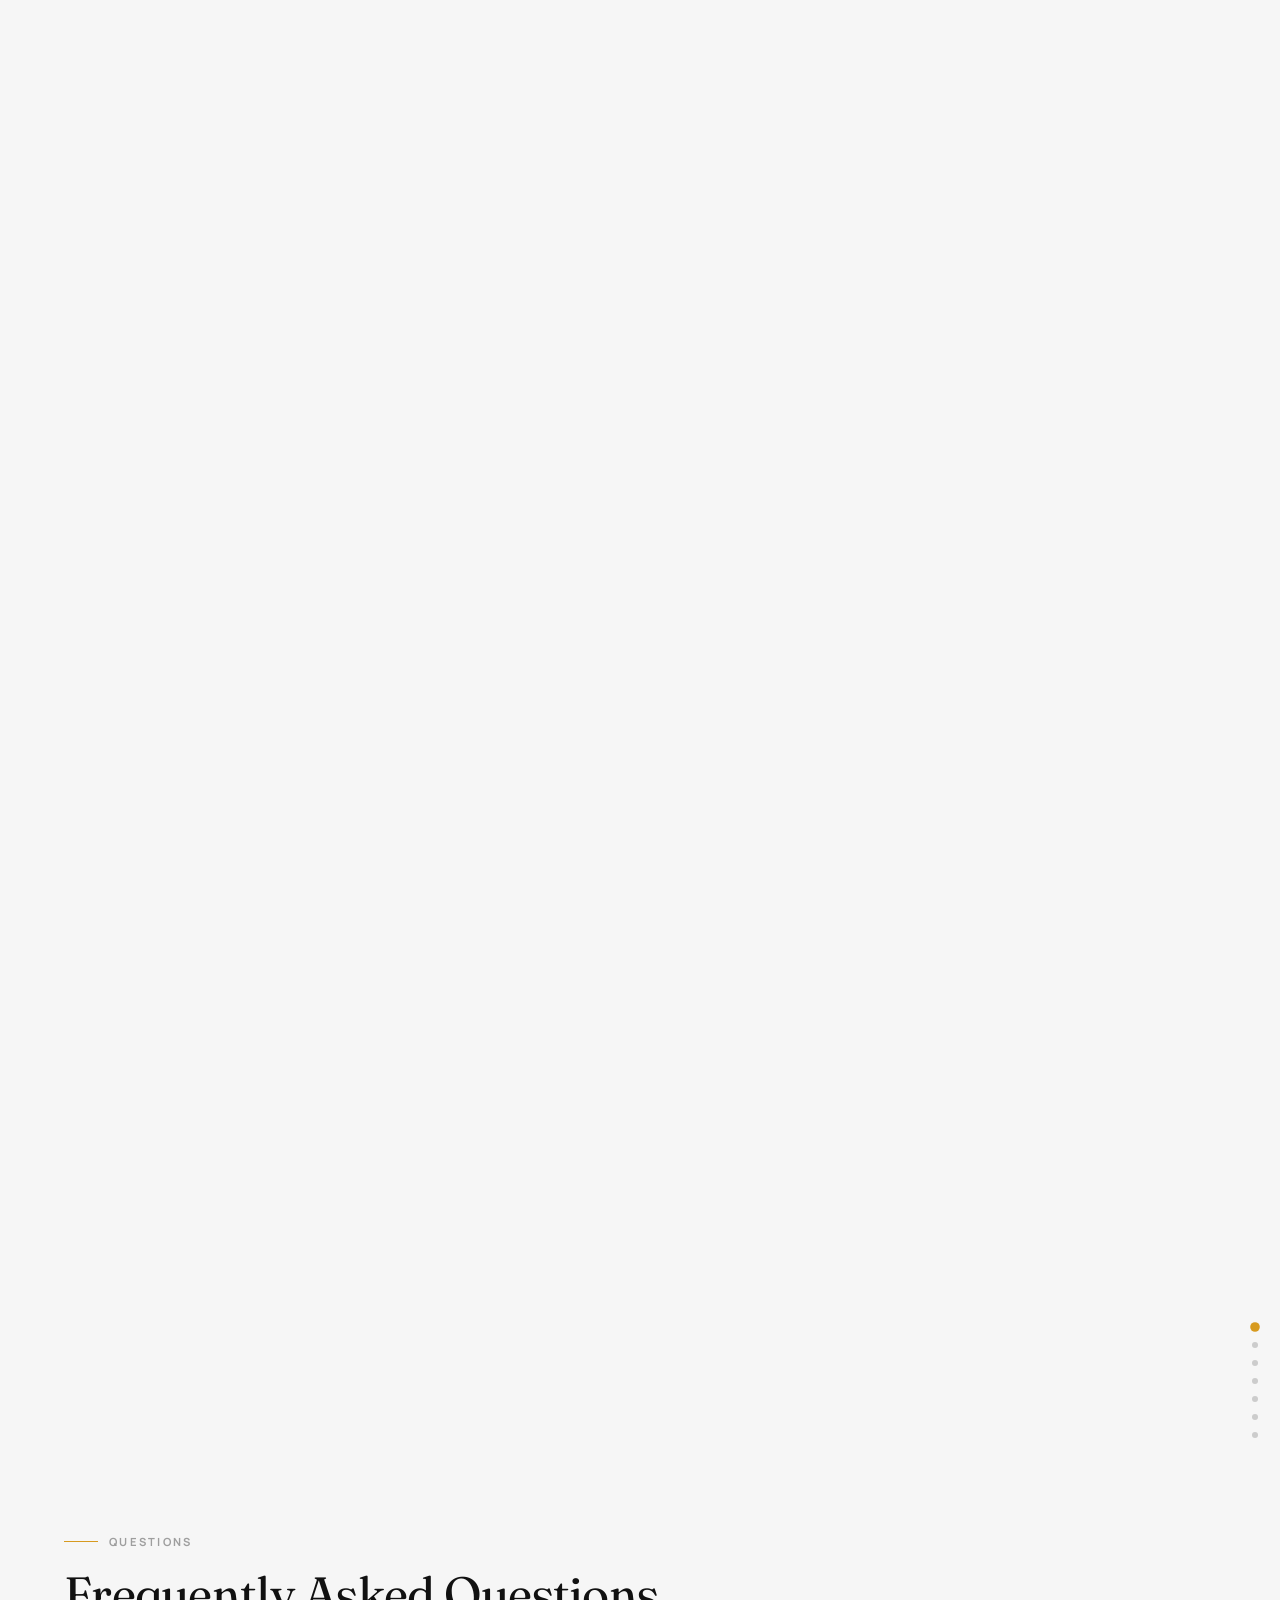
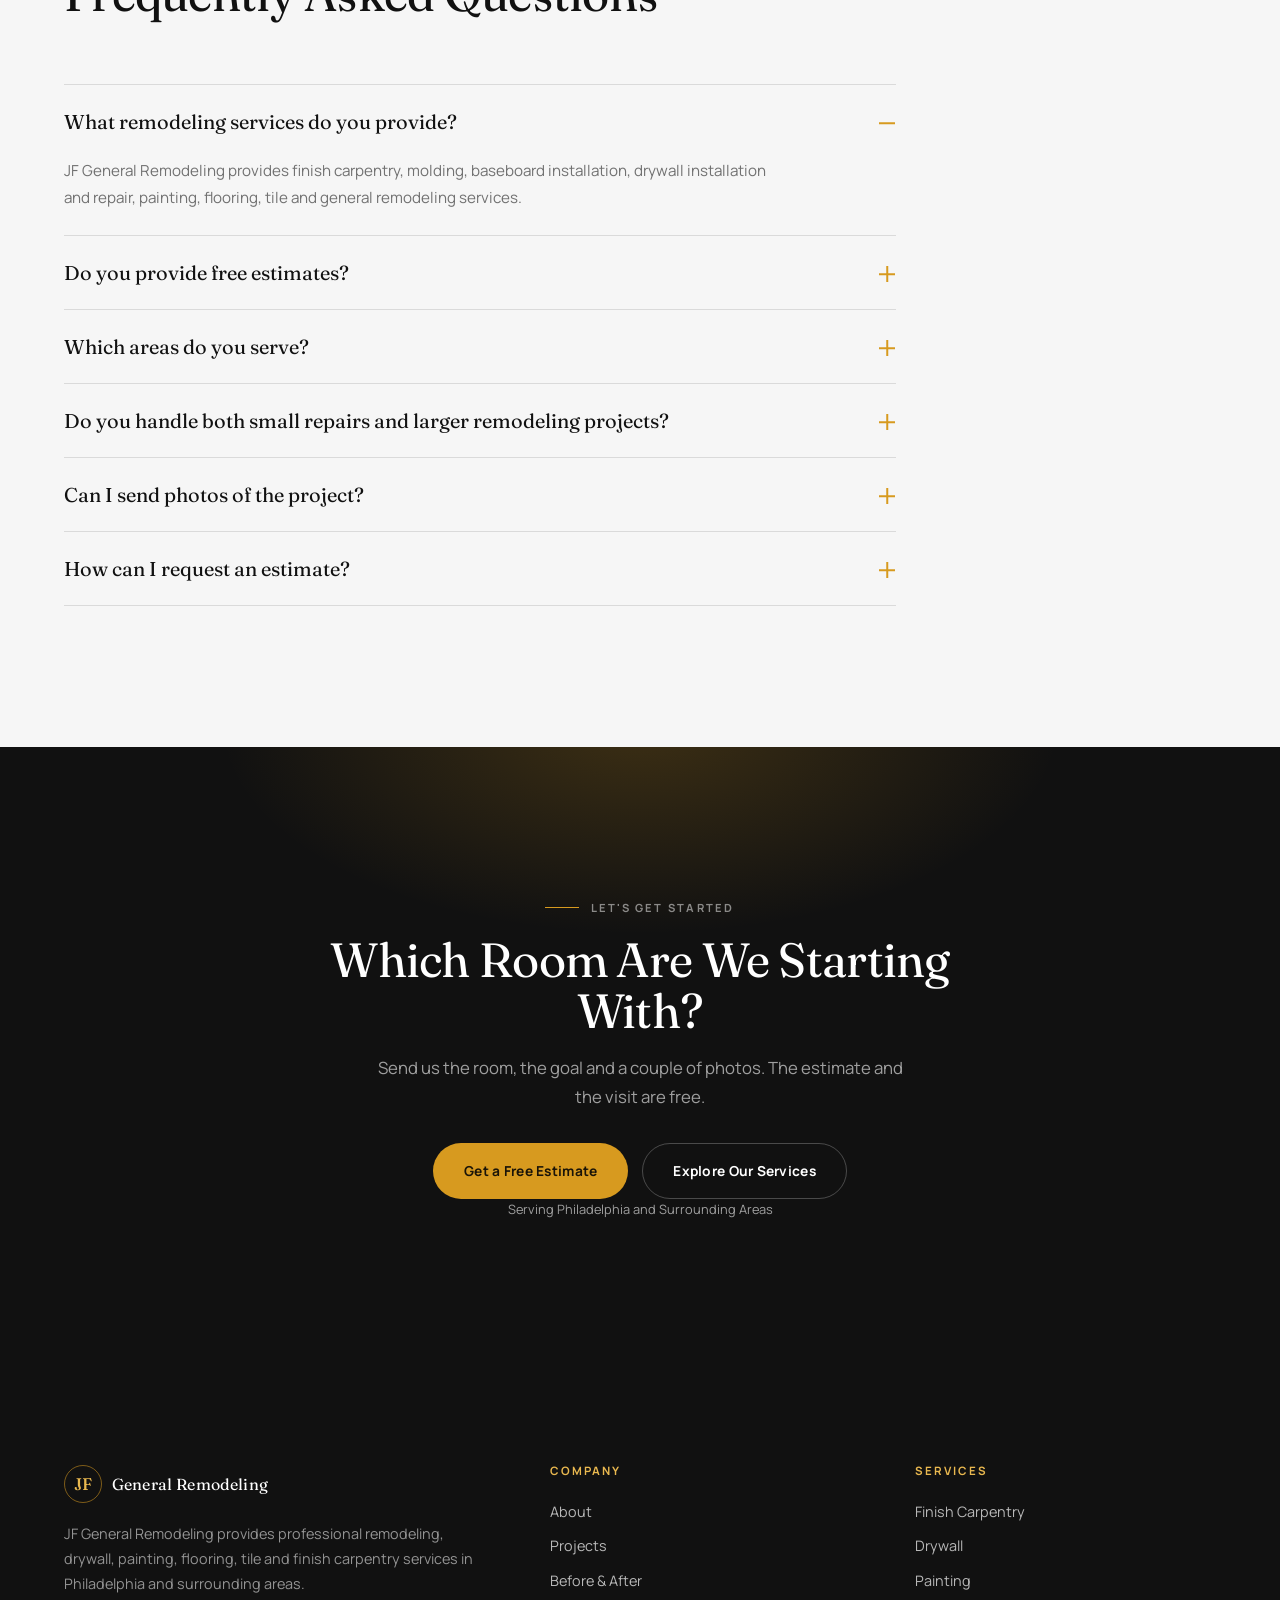
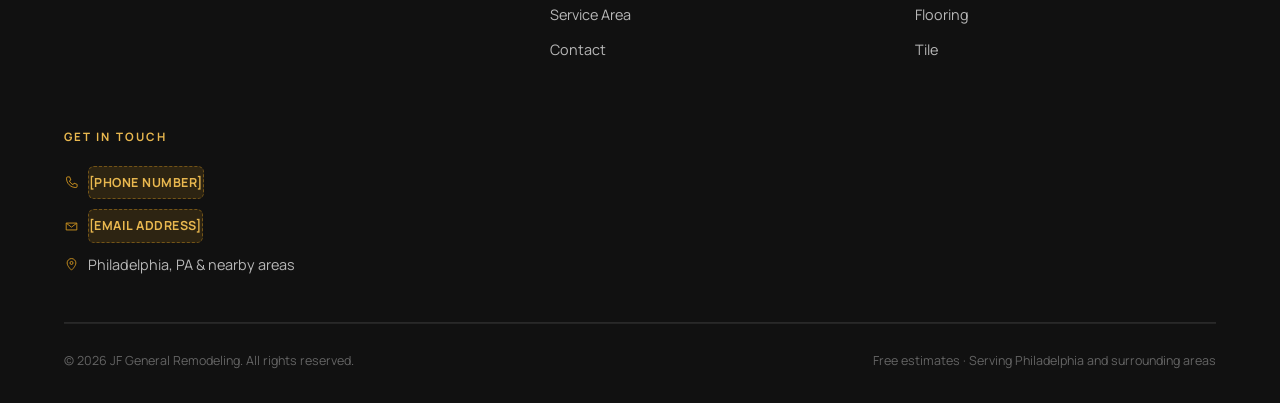
<file: services.html>
<!DOCTYPE html>
<html lang="en-US">
<head>
<meta charset="UTF-8">
<meta name="viewport" content="width=device-width, initial-scale=1.0">
<meta name="theme-color" content="#FFFFFF">

<title>Services | JF General Remodeling — Philadelphia, PA</title>
<meta name="description" content="Finish carpentry, baseboards, drywall, painting, flooring, tile and general remodeling in Philadelphia and surrounding areas. Free estimates on every service.">
<link rel="canonical" href="https://jf-general-remodeling.vercel.app/services">
<meta name="robots" content="index, follow, max-image-preview:large">

<meta property="og:type" content="website">
<meta property="og:site_name" content="JF General Remodeling">
<meta property="og:locale" content="en_US">
<meta property="og:title" content="Services | JF General Remodeling — Philadelphia, PA">
<meta property="og:description" content="Finish carpentry, baseboards, drywall, painting, flooring, tile and general remodeling in Philadelphia and surrounding areas. Free estimates on every service.">
<meta property="og:url" content="https://jf-general-remodeling.vercel.app/services">
<meta property="og:image" content="https://jf-general-remodeling.vercel.app/assets/hero-after.jpg">
<meta name="twitter:card" content="summary_large_image">

<link rel="preconnect" href="https://fonts.googleapis.com">
<link rel="preconnect" href="https://fonts.gstatic.com" crossorigin>
<link href="https://fonts.googleapis.com/css2?family=Fraunces:ital,opsz,wght@0,9..144,300;0,9..144,400;0,9..144,500;0,9..144,600;1,9..144,400&family=Manrope:wght@400;500;600;700;800&display=swap" rel="stylesheet">
<link rel="stylesheet" href="css/style.css?v=4">
<script type="application/ld+json">
{
  "@context":"https://schema.org","@type":"FAQPage","mainEntity":[
    {"@type":"Question","name":"What remodeling services do you provide?","acceptedAnswer":{"@type":"Answer","text":"JF General Remodeling provides finish carpentry, molding, baseboard installation, drywall installation and repair, painting, flooring, tile and general remodeling services."}},
    {"@type":"Question","name":"Do you provide free estimates?","acceptedAnswer":{"@type":"Answer","text":"Yes. You can request a free estimate for projects in Philadelphia and surrounding areas."}},
    {"@type":"Question","name":"Which areas do you serve?","acceptedAnswer":{"@type":"Answer","text":"We serve Philadelphia and nearby communities. Contact us to confirm service availability for your location."}},
    {"@type":"Question","name":"Do you handle both small repairs and larger remodeling projects?","acceptedAnswer":{"@type":"Answer","text":"Yes. We can evaluate both focused improvement work and more complete remodeling needs."}},
    {"@type":"Question","name":"Can I send photos of the project?","acceptedAnswer":{"@type":"Answer","text":"Yes. Describe the project in the contact form and we will reply so you can send photos directly."}},
    {"@type":"Question","name":"How can I request an estimate?","acceptedAnswer":{"@type":"Answer","text":"Use the form on the contact page, or call us. Both reach the same place."}}
  ]
}
</script>
</head>

<body>

<a href="#main" class="skip">Skip to content</a>

<!-- ============ SVG ICON SPRITE ============ -->
<svg class="sprite" width="0" height="0" aria-hidden="true">
  <defs>
    <symbol id="i-check" viewBox="0 0 24 24"><path d="M4 12.5L9.5 18L20 6" fill="none" stroke="currentColor" stroke-width="1.6" stroke-linecap="round" stroke-linejoin="round"/></symbol>
    <symbol id="i-arrow" viewBox="0 0 24 24"><path d="M5 12H19M19 12L13 6M19 12L13 18" fill="none" stroke="currentColor" stroke-width="1.6" stroke-linecap="round" stroke-linejoin="round"/></symbol>
    <symbol id="i-pin" viewBox="0 0 24 24"><path d="M12 21s7-6.2 7-11.5A7 7 0 0 0 5 9.5C5 14.8 12 21 12 21z" fill="none" stroke="currentColor" stroke-width="1.4"/><circle cx="12" cy="9.5" r="2.4" fill="none" stroke="currentColor" stroke-width="1.4"/></symbol>
    <symbol id="i-phone" viewBox="0 0 24 24"><path d="M6 3h3l2 5-2.5 1.5a12 12 0 0 0 6 6L16 13l5 2v3a2 2 0 0 1-2 2C10.5 20 4 13.5 4 5a2 2 0 0 1 2-2z" fill="none" stroke="currentColor" stroke-width="1.4" stroke-linejoin="round"/></symbol>
    <symbol id="i-mail" viewBox="0 0 24 24"><path d="M3.5 6.5h17v11h-17z" fill="none" stroke="currentColor" stroke-width="1.4"/><path d="M4 7l8 6 8-6" fill="none" stroke="currentColor" stroke-width="1.4"/></symbol>
    <symbol id="i-frame" viewBox="0 0 48 48"><rect x="6" y="6" width="36" height="36" fill="none" stroke="currentColor" stroke-width="1.2"/><rect x="13" y="13" width="22" height="22" fill="none" stroke="currentColor" stroke-width="1.2"/></symbol>
    <symbol id="i-baseboard" viewBox="0 0 48 48"><path d="M6 34h36M6 34v-4h36v4" fill="none" stroke="currentColor" stroke-width="1.2"/><path d="M6 30V14M14 30V14" fill="none" stroke="currentColor" stroke-width="1"/></symbol>
    <symbol id="i-drywall" viewBox="0 0 48 48"><rect x="7" y="9" width="15" height="30" fill="none" stroke="currentColor" stroke-width="1.2"/><rect x="26" y="9" width="15" height="30" fill="none" stroke="currentColor" stroke-width="1.2"/><path d="M7 24h15M26 16h15" stroke="currentColor" stroke-width="1"/></symbol>
    <symbol id="i-paint" viewBox="0 0 48 48"><path d="M18 6h8v10l4 4v18a4 4 0 0 1-4 4h-8a4 4 0 0 1-4-4V20l4-4z" fill="none" stroke="currentColor" stroke-width="1.2"/><path d="M14 26h20" stroke="currentColor" stroke-width="1"/></symbol>
    <symbol id="i-floor" viewBox="0 0 48 48"><path d="M4 14l14-8 26 8-14 8z" fill="none" stroke="currentColor" stroke-width="1.2" stroke-linejoin="round"/><path d="M4 14v20l14 8V22M44 14v20l-14 8V22" fill="none" stroke="currentColor" stroke-width="1.2" stroke-linejoin="round"/></symbol>
    <symbol id="i-tile" viewBox="0 0 48 48"><rect x="6" y="6" width="16" height="16" fill="none" stroke="currentColor" stroke-width="1.2"/><rect x="26" y="6" width="16" height="16" fill="none" stroke="currentColor" stroke-width="1.2"/><rect x="6" y="26" width="16" height="16" fill="none" stroke="currentColor" stroke-width="1.2"/><rect x="26" y="26" width="16" height="16" fill="none" stroke="currentColor" stroke-width="1.2"/></symbol>
    <symbol id="i-square" viewBox="0 0 48 48"><path d="M8 40V8h10M8 30h20" fill="none" stroke="currentColor" stroke-width="1.2"/></symbol>
    <symbol id="i-building" viewBox="0 0 48 48"><path d="M10 42V10l14-6 14 6v32" fill="none" stroke="currentColor" stroke-width="1.3" stroke-linejoin="round"/><path d="M18 42V24h12v18M18 16h.01M24 16h.01M30 16h.01M18 22h.01M30 22h.01" fill="none" stroke="currentColor" stroke-width="1.6" stroke-linecap="round"/></symbol>
    <symbol id="i-shield" viewBox="0 0 48 48"><path d="M24 5l16 6v11c0 10-7 17-16 21C15 39 8 32 8 22V11z" fill="none" stroke="currentColor" stroke-width="1.3" stroke-linejoin="round"/><path d="M17 24l5 5 10-11" fill="none" stroke="currentColor" stroke-width="1.6" stroke-linecap="round" stroke-linejoin="round"/></symbol>
  </defs>
</svg>

<svg class="grain" aria-hidden="true">
  <filter id="grainFilter"><feTurbulence type="fractalNoise" baseFrequency="0.85" numOctaves="2" stitchTiles="stitch"/><feColorMatrix type="matrix" values="0 0 0 0 0  0 0 0 0 0  0 0 0 0 0  0 0 0 0.05 0"/></filter>
  <rect width="100%" height="100%" filter="url(#grainFilter)"/>
</svg>

<!-- ============ NAV ============ -->
<header class="nav nav--solid" id="siteNav">
  <div class="nav-inner">
    <a href="/" class="brand" aria-label="JF General Remodeling — home">
      <span class="brand-mark">JF</span>
      <span class="brand-word">General&nbsp;Remodeling</span>
    </a>
    <nav class="nav-links" aria-label="Main">
      <a href="/about">About</a>
      <a href="/services" aria-current="page">Services</a>
      <a href="/projects">Projects</a>
      <a href="/before-after">Before <span class="amp">&amp;</span> After</a>
      <a href="/service-area">Service Area</a>
      <a href="/contact">Contact</a>
    </nav>
    <a href="/contact" class="nav-cta" data-magnetic>Get a Free Estimate</a>
    <button class="nav-burger" id="navBurger" aria-label="Open menu" aria-expanded="false" aria-controls="navDrawer">
      <span></span><span></span><span></span>
    </button>
  </div>
</header>

<div class="nav-drawer" id="navDrawer" aria-hidden="true">
  <a href="/about">About</a>
  <a href="/services" aria-current="page">Services</a>
  <a href="/projects">Projects</a>
  <a href="/before-after">Before <span class="amp">&amp;</span> After</a>
  <a href="/service-area">Service Area</a>
  <a href="/contact">Contact</a>
  <a href="/contact" class="btn btn-primary">Get a Free Estimate</a>
</div>

<main id="main">

  <section class="page-hero">
    <div class="container">
      <nav class="crumb" aria-label="Breadcrumb">
        <a href="/">Home</a> <span>/</span> <span>Services</span>
      </nav>
      <span class="eyebrow">Services</span>
      <h1>Professional Remodeling Services</h1>
      <p class="lead">From small repairs to complete interior improvements, we provide practical remodeling solutions tailored to your property.</p>
    </div>
  </section>

  <section class="proj" style="padding-top:0">
    <div class="container">
      <div class="c3d-grid">
        <article class="c3d" data-reveal>
          <a class="c3d__in" href="/services#finish-carpentry" aria-label="Finish Carpentry and Molding — view service">
            <span class="c3d__tex m-wood" aria-hidden="true"></span>
            <span class="c3d__veil" aria-hidden="true"></span>
            <span class="c3d__arch" aria-hidden="true"></span>
            <span class="c3d__light" aria-hidden="true"></span>
            <span class="c3d__body">
              <span class="c3d__cat">Carpentry</span>
              <svg class="c3d__icon" aria-hidden="true"><use href="#i-frame"/></svg>
              <span class="c3d__t">Finish Carpentry and Molding</span>
              <span class="c3d__d">Detailed finishing work that enhances the character, value and appearance of your interior spaces.</span>
              <span class="c3d__cta">View Service <svg aria-hidden="true"><use href="#i-arrow"/></svg></span>
            </span>
          </a>
        </article>
        <article class="c3d" data-reveal>
          <a class="c3d__in" href="/services#baseboards" aria-label="Baseboard Installation — view service">
            <span class="c3d__tex m-base" aria-hidden="true"></span>
            <span class="c3d__veil" aria-hidden="true"></span>
            <span class="c3d__arch" aria-hidden="true"></span>
            <span class="c3d__light" aria-hidden="true"></span>
            <span class="c3d__body">
              <span class="c3d__cat">Trim</span>
              <svg class="c3d__icon" aria-hidden="true"><use href="#i-baseboard"/></svg>
              <span class="c3d__t">Baseboard Installation</span>
              <span class="c3d__d">Professional baseboard installation with clean alignment, accurate cuts and a polished final result.</span>
              <span class="c3d__cta">View Service <svg aria-hidden="true"><use href="#i-arrow"/></svg></span>
            </span>
          </a>
        </article>
        <article class="c3d" data-reveal>
          <a class="c3d__in" href="/services#drywall" aria-label="Drywall Installation and Repair — view service">
            <span class="c3d__tex m-plaster" aria-hidden="true"></span>
            <span class="c3d__veil" aria-hidden="true"></span>
            <span class="c3d__arch" aria-hidden="true"></span>
            <span class="c3d__light" aria-hidden="true"></span>
            <span class="c3d__body">
              <span class="c3d__cat">Walls</span>
              <svg class="c3d__icon" aria-hidden="true"><use href="#i-drywall"/></svg>
              <span class="c3d__t">Drywall Installation and Repair</span>
              <span class="c3d__d">Drywall installation, patching and repairs prepared for a smooth, professional finish.</span>
              <span class="c3d__cta">View Service <svg aria-hidden="true"><use href="#i-arrow"/></svg></span>
            </span>
          </a>
        </article>
        <article class="c3d" data-reveal>
          <a class="c3d__in" href="/services#painting" aria-label="Painting Services — view service">
            <span class="c3d__tex m-paint" aria-hidden="true"></span>
            <span class="c3d__veil" aria-hidden="true"></span>
            <span class="c3d__arch" aria-hidden="true"></span>
            <span class="c3d__light" aria-hidden="true"></span>
            <span class="c3d__body">
              <span class="c3d__cat">Finishes</span>
              <svg class="c3d__icon" aria-hidden="true"><use href="#i-paint"/></svg>
              <span class="c3d__t">Painting Services</span>
              <span class="c3d__d">Interior and exterior painting focused on proper preparation, clean application and lasting results.</span>
              <span class="c3d__cta">View Service <svg aria-hidden="true"><use href="#i-arrow"/></svg></span>
            </span>
          </a>
        </article>
        <article class="c3d" data-reveal>
          <a class="c3d__in" href="/services#flooring" aria-label="Flooring Installation — view service">
            <span class="c3d__tex m-floor" aria-hidden="true"></span>
            <span class="c3d__veil" aria-hidden="true"></span>
            <span class="c3d__arch" aria-hidden="true"></span>
            <span class="c3d__light" aria-hidden="true"></span>
            <span class="c3d__body">
              <span class="c3d__cat">Floors</span>
              <svg class="c3d__icon" aria-hidden="true"><use href="#i-floor"/></svg>
              <span class="c3d__t">Flooring Installation</span>
              <span class="c3d__d">Professional flooring installation designed to improve comfort, durability and visual appeal.</span>
              <span class="c3d__cta">View Service <svg aria-hidden="true"><use href="#i-arrow"/></svg></span>
            </span>
          </a>
        </article>
        <article class="c3d" data-reveal>
          <a class="c3d__in" href="/services#tile" aria-label="Tile Installation — view service">
            <span class="c3d__tex m-tile" aria-hidden="true"></span>
            <span class="c3d__veil" aria-hidden="true"></span>
            <span class="c3d__arch" aria-hidden="true"></span>
            <span class="c3d__light" aria-hidden="true"></span>
            <span class="c3d__body">
              <span class="c3d__cat">Surfaces</span>
              <svg class="c3d__icon" aria-hidden="true"><use href="#i-tile"/></svg>
              <span class="c3d__t">Tile Installation</span>
              <span class="c3d__d">Careful tile installation for floors, walls, kitchens, bathrooms and other interior areas.</span>
              <span class="c3d__cta">View Service <svg aria-hidden="true"><use href="#i-arrow"/></svg></span>
            </span>
          </a>
        </article>
        <article class="c3d" data-reveal>
          <a class="c3d__in" href="/services#general" aria-label="General Remodeling — view service">
            <span class="c3d__tex m-general" aria-hidden="true"></span>
            <span class="c3d__veil" aria-hidden="true"></span>
            <span class="c3d__arch" aria-hidden="true"></span>
            <span class="c3d__light" aria-hidden="true"></span>
            <span class="c3d__body">
              <span class="c3d__cat">Full Scope</span>
              <svg class="c3d__icon" aria-hidden="true"><use href="#i-building"/></svg>
              <span class="c3d__t">General Remodeling</span>
              <span class="c3d__d">Coordinated improvements and remodeling services created around the needs of your property.</span>
              <span class="c3d__cta">View Service <svg aria-hidden="true"><use href="#i-arrow"/></svg></span>
            </span>
          </a>
        </article>
      </div>
    </div>
  </section>

  <section class="phrase">
    <div class="container"><p data-lines><span class="line-mask"><span>Professional Finishes.</span></span><span class="line-mask"><span><em>Lasting Impressions.</em></span></span></p></div>
  </section>

  <section class="services-exp">
    <div class="services-stack" id="servicesStack">
      <article class="service-panel" id="finish-carpentry" data-index="0">
        <div class="service-visual">
          <img src="assets/svc-molduras.jpg" alt="Finish Carpentry and Molding">
        </div>
        <div class="service-copy">
          <svg class="service-icon"><use href="#i-frame"/></svg>
          <span class="service-tag">01 · Carpentry</span>
          <h2>Finish Carpentry and Molding</h2>
          <p>Detailed finishing work that enhances the character, value and appearance of your interior spaces.</p>
          <div class="btn-row" style="margin-top:1.8rem">
            <a href="/contact" class="btn btn-primary btn-sm">Request an Estimate</a>
          </div>
        </div>
      </article>
      <article class="service-panel" id="baseboards" data-index="1">
        <div class="service-visual">
          <img src="assets/svc-rodapes.jpg" alt="Baseboard Installation" loading="lazy" decoding="async">
        </div>
        <div class="service-copy">
          <svg class="service-icon"><use href="#i-baseboard"/></svg>
          <span class="service-tag">02 · Trim</span>
          <h2>Baseboard Installation</h2>
          <p>Professional baseboard installation with clean alignment, accurate cuts and a polished final result.</p>
          <div class="btn-row" style="margin-top:1.8rem">
            <a href="/contact" class="btn btn-primary btn-sm">Request an Estimate</a>
          </div>
        </div>
      </article>
      <article class="service-panel" id="drywall" data-index="2">
        <div class="service-visual">
          <img src="assets/svc-drywall.jpg" alt="Drywall Installation and Repair" loading="lazy" decoding="async">
        </div>
        <div class="service-copy">
          <svg class="service-icon"><use href="#i-drywall"/></svg>
          <span class="service-tag">03 · Walls</span>
          <h2>Drywall Installation and Repair</h2>
          <p>Drywall installation, patching and repairs prepared for a smooth, professional finish.</p>
          <div class="btn-row" style="margin-top:1.8rem">
            <a href="/contact" class="btn btn-primary btn-sm">Request an Estimate</a>
          </div>
        </div>
      </article>
      <article class="service-panel" id="painting" data-index="3">
        <div class="service-visual">
          <img src="assets/svc-pintura.jpg" alt="Painting Services" loading="lazy" decoding="async">
        </div>
        <div class="service-copy">
          <svg class="service-icon"><use href="#i-paint"/></svg>
          <span class="service-tag">04 · Finishes</span>
          <h2>Painting Services</h2>
          <p>Interior and exterior painting focused on proper preparation, clean application and lasting results.</p>
          <div class="btn-row" style="margin-top:1.8rem">
            <a href="/contact" class="btn btn-primary btn-sm">Request an Estimate</a>
          </div>
        </div>
      </article>
      <article class="service-panel" id="flooring" data-index="4">
        <div class="service-visual">
          <img src="assets/svc-pisos.jpg" alt="Flooring Installation" loading="lazy" decoding="async">
        </div>
        <div class="service-copy">
          <svg class="service-icon"><use href="#i-floor"/></svg>
          <span class="service-tag">05 · Floors</span>
          <h2>Flooring Installation</h2>
          <p>Professional flooring installation designed to improve comfort, durability and visual appeal.</p>
          <div class="btn-row" style="margin-top:1.8rem">
            <a href="/contact" class="btn btn-primary btn-sm">Request an Estimate</a>
          </div>
        </div>
      </article>
      <article class="service-panel" id="tile" data-index="5">
        <div class="service-visual">
          <img src="assets/svc-revestimentos.jpg" alt="Tile Installation" loading="lazy" decoding="async">
        </div>
        <div class="service-copy">
          <svg class="service-icon"><use href="#i-tile"/></svg>
          <span class="service-tag">06 · Surfaces</span>
          <h2>Tile Installation</h2>
          <p>Careful tile installation for floors, walls, kitchens, bathrooms and other interior areas.</p>
          <div class="btn-row" style="margin-top:1.8rem">
            <a href="/contact" class="btn btn-primary btn-sm">Request an Estimate</a>
          </div>
        </div>
      </article>
      <article class="service-panel" id="general" data-index="6">
        <div class="service-visual">
          <img src="assets/gal-06-cozinha.jpg" alt="General Remodeling" loading="lazy" decoding="async">
        </div>
        <div class="service-copy">
          <svg class="service-icon"><use href="#i-building"/></svg>
          <span class="service-tag">07 · Full Scope</span>
          <h2>General Remodeling</h2>
          <p>Coordinated improvements and remodeling services created around the needs of your property.</p>
          <div class="btn-row" style="margin-top:1.8rem">
            <a href="/contact" class="btn btn-primary btn-sm">Request an Estimate</a>
          </div>
        </div>
      </article>
    </div>
    <div class="services-dots" id="servicesDots"></div>
  </section>

  <section class="faq">
    <div class="container">
      <div class="sec-head" data-reveal>
        <span class="eyebrow">Questions</span>
        <h2>Frequently Asked Questions</h2>
      </div>
      <div class="faq-list">
        <div class="faq-item">
          <button class="faq-q" aria-expanded="true" id="faq0">
            What remodeling services do you provide?<i aria-hidden="true"></i>
          </button>
          <div class="faq-a" role="region" aria-labelledby="faq0"><div><p>JF General Remodeling provides finish carpentry, molding, baseboard installation, drywall installation and repair, painting, flooring, tile and general remodeling services.</p></div></div>
        </div>
        <div class="faq-item">
          <button class="faq-q" aria-expanded="false" id="faq1">
            Do you provide free estimates?<i aria-hidden="true"></i>
          </button>
          <div class="faq-a" role="region" aria-labelledby="faq1"><div><p>Yes. You can request a free estimate for projects in Philadelphia and surrounding areas.</p></div></div>
        </div>
        <div class="faq-item">
          <button class="faq-q" aria-expanded="false" id="faq2">
            Which areas do you serve?<i aria-hidden="true"></i>
          </button>
          <div class="faq-a" role="region" aria-labelledby="faq2"><div><p>We serve Philadelphia and nearby communities. Contact us to confirm service availability for your location.</p></div></div>
        </div>
        <div class="faq-item">
          <button class="faq-q" aria-expanded="false" id="faq3">
            Do you handle both small repairs and larger remodeling projects?<i aria-hidden="true"></i>
          </button>
          <div class="faq-a" role="region" aria-labelledby="faq3"><div><p>Yes. We can evaluate both focused improvement work and more complete remodeling needs.</p></div></div>
        </div>
        <div class="faq-item">
          <button class="faq-q" aria-expanded="false" id="faq4">
            Can I send photos of the project?<i aria-hidden="true"></i>
          </button>
          <div class="faq-a" role="region" aria-labelledby="faq4"><div><p>Yes. Describe the project in the contact form and we will reply so you can send photos directly.</p></div></div>
        </div>
        <div class="faq-item">
          <button class="faq-q" aria-expanded="false" id="faq5">
            How can I request an estimate?<i aria-hidden="true"></i>
          </button>
          <div class="faq-a" role="region" aria-labelledby="faq5"><div><p>Use the form on the contact page, or call us. Both reach the same place.</p></div></div>
        </div>
      </div>
    </div>
  </section>

  <section class="cta-band">
    <div class="container" data-reveal>
      <span class="eyebrow eyebrow--c eyebrow-light">Let's get started</span>
      <h2>Which Room Are We Starting With?</h2>
      <p>Send us the room, the goal and a couple of photos. The estimate and the visit are free.</p>
      <div class="btn-row">
        <a href="/contact" class="btn btn-primary" data-magnetic>Get a Free Estimate</a>
        <a href="/services" class="btn btn-outline">Explore Our Services</a>
      </div>
      <p class="cta-note">Serving Philadelphia and Surrounding Areas</p>
    </div>
  </section>

</main>

<!-- ============ FOOTER ============ -->
<footer class="footer">
  <div class="container">
    <div class="footer-top">
      <div class="footer-about">
        <a href="/" class="brand">
          <span class="brand-mark">JF</span>
          <span class="brand-word">General&nbsp;Remodeling</span>
        </a>
        <p>JF General Remodeling provides professional remodeling, drywall, painting, flooring,
        tile and finish carpentry services in Philadelphia and surrounding areas.</p>
      </div>
      <div class="footer-col">
        <h4>Company</h4>
        <a href="/about">About</a>
        <a href="/projects">Projects</a>
        <a href="/before-after">Before &amp; After</a>
        <a href="/service-area">Service Area</a>
        <a href="/contact">Contact</a>
      </div>
      <div class="footer-col">
        <h4>Services</h4>
        <a href="/services#finish-carpentry">Finish Carpentry</a>
        <a href="/services#drywall">Drywall</a>
        <a href="/services#painting">Painting</a>
        <a href="/services#flooring">Flooring</a>
        <a href="/services#tile">Tile</a>
      </div>
      <div class="footer-col">
        <h4>Get in touch</h4>
        <span><svg class="ic"><use href="#i-phone"/></svg><span class="ph-data">[PHONE NUMBER]</span></span>
        <span><svg class="ic"><use href="#i-mail"/></svg><span class="ph-data">[EMAIL ADDRESS]</span></span>
        <span><svg class="ic"><use href="#i-pin"/></svg>Philadelphia, PA &amp; nearby areas</span>
      </div>
    </div>
    <div class="footer-bottom">
      <p>© <span data-year></span> JF General Remodeling. All rights reserved.</p>
      <p>Free estimates · Serving Philadelphia and surrounding areas</p>
    </div>
  </div>
</footer>

<script src="js/main.js?v=4"></script>
</body>
</html>
</file>
<file: css/style.css>
/* ═══════════════════════════════════════════════════════════
   JF GENERAL REMODELING — Visual system
   Graphite · black · gold. Editorial rhythm, generous air.
   Shared by every page: index, services, projects,
   before-after, service-area, contact.
   ═══════════════════════════════════════════════════════════ */

:root{
  /* Paleta do musicando-poemas: branco, preto, dourado, cinza claro.
     Os NOMES dos tokens foram mantidos para não quebrar as regras existentes —
     o que mudou foi o valor. O site inteiro virou claro; só o CTA final e o
     rodapé continuam escuros, que é o mesmo contraste do musicando. */
  --black:#FFFFFF;          /* fundo padrão */
  --graphite:#F6F6F6;       /* faixa alternada */
  --graphite-2:#FFFFFF;
  --dark:#111111;           /* blocos escuros: CTA final e rodapé */
  --line:rgba(17,17,17,.12);
  --line-soft:rgba(17,17,17,.06);
  --ink:#111111;
  --ink-dim:rgba(17,17,17,.58);
  --muted:rgba(17,17,17,.38);
  --navy:#F6F6F6;
  --gold:#D79A1F;
  --gold-2:#A9760F;         /* dourado escuro: o claro não tem contraste no branco */
  --gold-lt:#E9B84F;
  --gold-16:rgba(215,154,31,.12);
  --gold-30:rgba(215,154,31,.24);
  --ember:#B3432A;
  --wood:#A9760F;
  --paper:#F6F6F6;
  --paper-2:#FFFFFF;
  --concrete:#F6F6F6;
  --paper-ink:#111111;
  --paper-muted:rgba(17,17,17,.58);
  --paper-line:rgba(17,17,17,.12);

  --serif:"Fraunces",ui-serif,Georgia,serif;
  --sans:"Manrope",system-ui,sans-serif;

  --container:1280px;
  --gut:clamp(20px,5vw,64px);
  --sec:clamp(5rem,11vw,9.5rem);
  --nav-h:76px;
  --ease:cubic-bezier(.22,.61,.36,1);
  --ease-out:cubic-bezier(.22,1,.36,1);
}

*,*::before,*::after{box-sizing:border-box}
html{scroll-behavior:smooth;-webkit-text-size-adjust:100%}
body{
  margin:0;
  background:var(--black);
  color:var(--ink);
  font-family:var(--sans);
  font-size:clamp(.98rem,.95rem + .2vw,1.05rem);
  line-height:1.7;
  -webkit-font-smoothing:antialiased;
  -moz-osx-font-smoothing:grayscale;
  overflow-x:clip;
}
body.nav-open{overflow:hidden}
img,svg,video{display:block;max-width:100%}
img{height:auto}
a{color:inherit;text-decoration:none}
ul{margin:0;padding:0;list-style:none}
h1,h2,h3,h4{font-family:var(--serif);font-weight:400;margin:0;line-height:1.06;letter-spacing:-.015em}
p{margin:0;color:var(--ink-dim)}
.container{max-width:var(--container);margin:0 auto;padding:0 var(--gut)}
.ic{width:18px;height:18px;flex:none}
.sprite{position:absolute;width:0;height:0;overflow:hidden}

/* granulado fino por cima de tudo — tira o "liso demais" do digital */
.grain{position:fixed;inset:0;width:100%;height:100%;pointer-events:none;z-index:999;opacity:.5;mix-blend-mode:overlay}

.skip{
  position:absolute;left:-9999px;top:0;z-index:200;
  background:var(--gold);color:#1a1408;padding:12px 20px;border-radius:0 0 10px 0;font-weight:700;
}
.skip:focus{left:0}

:where(a,button,input,select,textarea):focus-visible{
  outline:2px solid var(--gold-2);outline-offset:3px;border-radius:4px;
}

/* ── Eyebrow: rótulo dourado com filete, âncora de toda seção ── */
.eyebrow{
  display:inline-flex;align-items:center;gap:.7rem;
  font-family:var(--sans);font-size:.7rem;font-weight:700;
  letter-spacing:.2em;text-transform:uppercase;color:var(--gold);
  margin-bottom:18px;
}
.eyebrow::before{content:"";width:clamp(18px,3vw,34px);height:1px;background:var(--gold-30)}
.eyebrow-light{color:var(--gold-2)}
.eyebrow--c{justify-content:center}

/* ── Cabeçalho de seção ─────────────────────────────────── */
.sec-head{max-width:44rem;margin-bottom:clamp(2.5rem,5vw,4rem)}
.sec-head--c{margin-inline:auto;text-align:center}
.sec-head--c .eyebrow{justify-content:center}
.sec-head h2{font-size:clamp(1.9rem,3.8vw,3rem);margin-bottom:1rem}
.sec-head p{font-size:1.02rem;max-width:36rem}
.sec-head--c p{margin-inline:auto}

/* ── Botões ─────────────────────────────────────────────── */
.btn{
  display:inline-flex;align-items:center;justify-content:center;gap:10px;
  font-family:var(--sans);font-size:.86rem;font-weight:700;letter-spacing:.02em;
  padding:15px 30px;border-radius:999px;border:1px solid transparent;cursor:pointer;
  transition:background .3s,color .3s,border-color .3s,transform .3s var(--ease);
}
.btn:hover{transform:translateY(-2px)}
.btn-primary{background:var(--gold);color:#1a1408}
.btn-primary:hover{background:var(--gold-2)}
.btn-outline{border-color:var(--line);color:var(--ink)}
.btn-outline:hover{border-color:var(--gold);color:var(--gold-2)}
.btn-outline-light{border-color:var(--line)}
.btn-block{width:100%}
.btn-sm{padding:11px 22px;font-size:.8rem}
.btn-row{display:flex;flex-wrap:wrap;gap:14px}
.btn .ic{width:16px;height:16px}

/* Link de texto com seta que anda no hover */
.link-arrow{
  display:inline-flex;align-items:center;gap:9px;
  font-size:.86rem;font-weight:700;letter-spacing:.03em;color:var(--gold-2);
}
.link-arrow svg{width:16px;height:16px;transition:transform .35s var(--ease)}
.link-arrow:hover svg{transform:translateX(5px)}

/* ═══════════════ NAV ═══════════════════════════════════════ */
.nav{position:fixed;top:0;left:0;right:0;z-index:100;transition:background .4s,border-color .4s}
.nav-inner{
  max-width:var(--container);margin:0 auto;padding:18px var(--gut);
  display:flex;align-items:center;justify-content:space-between;gap:20px;
}
.nav.is-scrolled{background:rgba(255,255,255,.86);backdrop-filter:blur(16px);border-bottom:1px solid var(--line-soft)}
/* Páginas internas começam com fundo: o nav já nasce sólido */
.nav--solid{background:rgba(255,255,255,.86);backdrop-filter:blur(16px);border-bottom:1px solid var(--line-soft)}

.brand{display:flex;align-items:center;gap:10px;flex:none}
.brand-mark{
  font-family:var(--serif);font-weight:500;font-size:1.05rem;
  width:38px;height:38px;border:1px solid var(--gold);border-radius:50%;
  display:flex;align-items:center;justify-content:center;color:var(--gold);flex:none;
}
.brand-word{font-family:var(--serif);font-size:1rem;letter-spacing:.01em;white-space:nowrap}

.nav-links{display:flex;align-items:center;gap:clamp(16px,2.2vw,30px);font-size:.85rem;color:var(--ink-dim)}
.nav-links a{position:relative;padding:6px 0;white-space:nowrap;transition:color .3s}
.nav-links a:hover{color:var(--ink)}
/* aba ativa: filete dourado, o marcador de "onde estou" */
.nav-links a::after{
  content:"";position:absolute;left:0;right:0;bottom:0;height:1px;
  background:var(--gold);transform:scaleX(0);transform-origin:left;
  transition:transform .35s var(--ease);
}
.nav-links a:hover::after{transform:scaleX(1)}
.nav-links a[aria-current="page"]{color:var(--ink)}
.nav-links a[aria-current="page"]::after{transform:scaleX(1)}

.nav-cta{
  font-size:.8rem;font-weight:700;letter-spacing:.02em;white-space:nowrap;flex:none;
  border:1px solid var(--gold);color:var(--gold-2);padding:10px 20px;border-radius:999px;
  transition:background .3s,color .3s;
}
.nav-cta:hover{background:var(--gold);color:#1a1408}

.nav-burger{display:none;flex-direction:column;gap:5px;background:none;border:0;cursor:pointer;padding:8px}
.nav-burger span{width:22px;height:1.5px;background:var(--ink);transition:transform .3s,opacity .3s}
body.nav-open .nav-burger span:nth-child(1){transform:translateY(6.5px) rotate(45deg)}
body.nav-open .nav-burger span:nth-child(2){opacity:0}
body.nav-open .nav-burger span:nth-child(3){transform:translateY(-6.5px) rotate(-45deg)}

/* Gaveta mobile */
.nav-drawer{
  position:fixed;inset:0;z-index:99;background:rgba(255,255,255,.97);backdrop-filter:blur(20px);
  display:flex;flex-direction:column;justify-content:center;gap:6px;padding:0 var(--gut);
  opacity:0;visibility:hidden;transition:opacity .4s var(--ease),visibility .4s;
}
body.nav-open .nav-drawer{opacity:1;visibility:visible}
.nav-drawer a{
  font-family:var(--serif);font-size:clamp(1.7rem,7vw,2.4rem);color:var(--ink);
  padding:10px 0;border-bottom:1px solid var(--line-soft);
}
.nav-drawer a[aria-current="page"]{color:var(--gold-2)}
/* o botão é um <a> dentro da gaveta: precisa recuperar a sans e perder o filete */
.nav-drawer .btn{font-family:var(--sans);font-size:.9rem;border:1px solid transparent;
  margin-top:26px;align-self:flex-start;padding:15px 30px}
/* O "&" da Fraunces é um glifo caligráfico que lê como enfeite em tamanho grande.
   Nos títulos em serifa ele volta para a sans. */
.amp{font-family:var(--sans);font-weight:400;font-style:normal}

/* ═══════════════ HERO (home) ═══════════════════════════════ */
/* Dividido: o texto tem coluna própria e a imagem tem a dela. O título
   nunca cruza a foto nem encosta no nav — era daí que vinha o embolado. */
.hero{
  position:relative;overflow:hidden;
  padding:calc(var(--nav-h) + clamp(2.5rem,7vh,5.5rem)) 0 clamp(3rem,8vh,6rem);
  background:radial-gradient(130% 120% at 78% -10%,#FBFAF8 0%,var(--black) 60%);
}
.hero-bg{position:absolute;inset:0;z-index:0;pointer-events:none}
.hero-bg-tex{position:absolute;inset:0;opacity:.5}
.tex-blueprint{
  background-image:
    linear-gradient(rgba(17,17,17,.05) 1px,transparent 1px),
    linear-gradient(90deg,rgba(17,17,17,.05) 1px,transparent 1px);
  background-size:64px 64px;
  mask-image:radial-gradient(80% 70% at 30% 40%,#000 0%,transparent 78%);
}
.tex-light{
  background:radial-gradient(55% 50% at 12% 12%,rgba(215,154,31,.10),transparent 62%),
             radial-gradient(45% 40% at 92% 82%,rgba(215,154,31,.06),transparent 62%);
}

.hero-split{
  position:relative;z-index:1;
  display:grid;grid-template-columns:1.05fr .95fr;
  gap:clamp(2.5rem,6vw,5rem);align-items:center;
}
.hero-txt h1{
  font-size:clamp(2.3rem,4.4vw,4rem);line-height:1.04;letter-spacing:-.025em;
  margin-bottom:1.5rem;max-width:14ch;
}
/* nowrap para "Your Vision." não partir no meio da expressão */
.hero-txt h1 em{font-style:italic;color:var(--gold-2);white-space:nowrap}
.hero-lead{font-size:clamp(1rem,1.3vw,1.12rem);line-height:1.75;max-width:34rem;margin-bottom:2.2rem}
.hero-txt .btn-row{margin-bottom:2.4rem}
.hero-trust{display:flex;flex-wrap:wrap;gap:.8rem 1.8rem;
  padding-top:1.6rem;border-top:1px solid var(--line-soft)}
.hero-trust li{display:flex;align-items:center;gap:9px;font-size:.82rem;color:var(--ink-dim)}
.hero-trust .ic{width:15px;height:15px;color:var(--gold)}

.hero-art{position:relative;margin:0;border-radius:24px;overflow:hidden;
  box-shadow:0 40px 90px -40px rgba(0,0,0,.95),0 0 0 1px var(--line)}
.hero-art img{width:100%;aspect-ratio:4/4.4;object-fit:cover}
.hero-art::after{content:"";position:absolute;inset:0;pointer-events:none;
  background:linear-gradient(180deg,transparent 55%,rgba(12,12,12,.8) 100%)}
.hero-art figcaption{
  position:absolute;left:20px;bottom:20px;z-index:1;
  font-size:.74rem;line-height:1.5;color:var(--ink-dim);
  background:rgba(255,255,255,.92);backdrop-filter:blur(8px);
  border:1px solid var(--line);border-radius:10px;padding:9px 13px;
}
.hero-art figcaption span{display:block;font-family:var(--serif);font-size:.94rem;color:var(--ink)}

@media (max-width:980px){
  .hero-split{grid-template-columns:1fr;gap:2.5rem}
  .hero-txt h1{max-width:none}
  .hero-art img{aspect-ratio:16/11}
}

/* ═══════════════ PAGE HERO (páginas internas) ═════════════ */
.page-hero{
  position:relative;overflow:hidden;
  padding:calc(var(--nav-h) + clamp(3.5rem,9vh,6.5rem)) 0 clamp(3rem,7vh,5rem);
  background:radial-gradient(120% 130% at 50% -10%,#FBFAF8 0%,var(--black) 62%);
}
.page-hero::before{
  content:"";position:absolute;inset:0;opacity:.5;pointer-events:none;
  background-image:
    linear-gradient(rgba(17,17,17,.05) 1px,transparent 1px),
    linear-gradient(90deg,rgba(17,17,17,.05) 1px,transparent 1px);
  background-size:64px 64px;
  mask-image:radial-gradient(75% 80% at 50% 0%,#000,transparent 78%);
}
.page-hero::after{
  content:"";position:absolute;left:50%;top:-40%;width:min(110%,1300px);aspect-ratio:2/1;
  transform:translateX(-50%);pointer-events:none;
  background:radial-gradient(closest-side,rgba(215,154,31,.15),transparent 70%);
}
.page-hero .container{position:relative;z-index:1}
.crumb{display:flex;align-items:center;gap:9px;font-size:.74rem;letter-spacing:.06em;color:var(--muted);margin-bottom:22px}
.crumb a:hover{color:var(--gold-2)}
.crumb span{color:var(--ink-dim)}
.page-hero h1{font-size:clamp(2.2rem,5.4vw,4rem);max-width:18ch;margin-bottom:1.15rem}
.page-hero .lead{font-size:clamp(1rem,1.6vw,1.15rem);line-height:1.72;max-width:42rem;color:var(--ink-dim)}

/* ═══════════════ INTRO (home) ══════════════════════════════ */
.intro{background:var(--graphite);padding:var(--sec) 0}
.intro-grid{display:grid;grid-template-columns:1fr 1fr;gap:clamp(2.5rem,6vw,5.5rem);align-items:center}
.intro-copy h2{font-size:clamp(1.9rem,3.6vw,2.9rem);margin-bottom:1.2rem}
.intro-copy p+p{margin-top:1.1rem}
.intro-stats{display:grid;grid-template-columns:repeat(3,1fr);gap:1.5rem;margin-top:2.5rem;padding-top:2rem;border-top:1px solid var(--line-soft)}
.intro-stat b{display:block;font-family:var(--serif);font-size:clamp(1.7rem,3vw,2.3rem);font-weight:500;color:var(--gold-2);line-height:1}
.intro-stat span{display:block;margin-top:.5rem;font-size:.72rem;letter-spacing:.14em;text-transform:uppercase;color:var(--muted);line-height:1.5}
.intro-media{position:relative;border-radius:22px;overflow:hidden;box-shadow:0 40px 80px -34px rgba(0,0,0,.7),0 0 0 1px var(--line)}
.intro-media img{width:100%;height:100%;min-height:24rem;object-fit:cover}

/* ═══════════════ CARDS 3D (overview) ═══════════════════════ */
.overview{background:var(--paper);color:var(--paper-ink);padding:var(--sec) 0}
.overview .sec-head h2{color:var(--paper-ink)}
.overview .sec-head p{color:var(--paper-muted)}
.overview-list{display:grid;grid-template-columns:1fr 1fr;gap:12px 30px}
.overview-list li{display:flex;align-items:center;gap:10px;color:var(--paper-ink);font-size:.95rem}
.overview-list .ic{color:var(--gold)}
.why-grid{display:grid;grid-template-columns:1fr 1fr;gap:12px 30px}
.why-grid span{display:flex;align-items:center;gap:10px;color:var(--paper-ink);font-size:.95rem}
.why-grid .ic{color:var(--ember)}

.tilt-grid{position:relative;display:grid;grid-template-columns:1fr 1fr;gap:26px;perspective:1600px}
.tilt-grid::before{
  content:"";position:absolute;inset:-8% -6%;z-index:-1;pointer-events:none;filter:blur(30px);
  background:
    radial-gradient(38% 45% at 15% 15%,rgba(215,154,31,.20),transparent 70%),
    radial-gradient(32% 40% at 92% 85%,rgba(14,26,43,.16),transparent 70%),
    radial-gradient(26% 30% at 75% 10%,rgba(215,154,31,0.07),transparent 70%);
}
.tilt-card{
  position:relative;border-radius:26px;overflow:hidden;
  background:rgba(255,255,255,.55);
  border:1px solid rgba(23,22,26,.09);
  backdrop-filter:blur(18px) saturate(150%);
  -webkit-backdrop-filter:blur(18px) saturate(150%);
  box-shadow:0 30px 60px -35px rgba(23,22,26,.4),inset 0 1px 0 rgba(255,255,255,.7);
  transform:perspective(1200px) rotateX(0deg) rotateY(0deg);
  transition:transform .4s var(--ease),box-shadow .4s;
  transform-style:preserve-3d;will-change:transform;
}
.tilt-card:hover{box-shadow:0 44px 90px -30px rgba(23,22,26,.45),inset 0 1px 0 rgba(255,255,255,.8)}
.tilt-card-glare{
  position:absolute;inset:0;z-index:2;pointer-events:none;opacity:0;transition:opacity .5s;
  background:radial-gradient(circle at var(--mx,50%) var(--my,50%),rgba(255,255,255,.65),transparent 45%);
  mix-blend-mode:overlay;
}
.tilt-card:hover .tilt-card-glare{opacity:1}
.tilt-card-inner{position:relative;z-index:1;padding:clamp(28px,3vw,42px);transform:translateZ(16px)}
.tilt-num{display:block;font-family:var(--serif);font-size:.95rem;color:var(--gold);letter-spacing:.04em;margin-bottom:16px;transform:translateZ(38px)}
.tilt-icon{width:36px;height:36px;color:var(--paper-ink);opacity:.82;margin-bottom:16px;display:block;transform:translateZ(46px)}
.tilt-card h3{font-size:clamp(1.25rem,2vw,1.6rem);margin-bottom:14px;color:var(--paper-ink);transform:translateZ(26px)}
.tilt-card p{color:var(--paper-muted);font-size:.96rem;transform:translateZ(12px)}
.tilt-card .overview-list,.tilt-card .why-grid{transform:translateZ(12px)}
.tilt-card .link-arrow{margin-top:20px;color:var(--wood);transform:translateZ(20px)}
.tilt-card-area .tilt-card-inner{display:flex;flex-direction:column;justify-content:center;min-height:190px}

/* ═══════════════ GRADE DE SERVIÇOS ═════════════════════════ */
.svc-grid{display:grid;grid-template-columns:repeat(3,1fr);gap:20px}
.svc{
  position:relative;display:flex;flex-direction:column;overflow:hidden;
  border:1px solid var(--line);border-radius:20px;background:var(--graphite-2);
  transition:border-color .45s var(--ease),transform .45s var(--ease);
}
.svc:hover{border-color:var(--gold-30);transform:translateY(-4px)}
.svc-shot{position:relative;aspect-ratio:4/3;overflow:hidden;background:var(--graphite)}
.svc-shot img{width:100%;height:100%;object-fit:cover;transition:transform 1s var(--ease)}
.svc:hover .svc-shot img{transform:scale(1.05)}
.svc-shot::after{content:"";position:absolute;inset:0;background:linear-gradient(180deg,transparent 55%,rgba(20,20,20,.8) 100%)}
.svc-n{
  position:absolute;left:16px;top:16px;z-index:1;font-family:var(--serif);font-size:.82rem;
  color:var(--gold-2);background:rgba(20,20,20,.55);backdrop-filter:blur(6px);
  border:1px solid var(--line);padding:5px 11px;border-radius:999px;
}
.svc-body{padding:clamp(20px,2.4vw,28px);display:flex;flex-direction:column;flex:1}
.svc-body h3{font-size:1.28rem;margin-bottom:12px}
.svc-body p{font-size:.94rem;line-height:1.7;flex:1}
.svc-body .link-arrow{margin-top:20px;align-self:flex-start}
.svc-icon{width:32px;height:32px;color:var(--gold);margin-bottom:16px}

/* ═══════════════ SERVIÇOS EM STICKY (services.html) ════════ */
.services-exp{background:var(--graphite);padding-top:var(--sec);position:relative}
.services-stack{position:relative;height:600vh}
.service-panel{
  position:sticky;top:0;height:100vh;
  display:grid;grid-template-columns:1.15fr 1fr;align-items:center;gap:0;
  opacity:0;transition:opacity .5s;
}
.service-panel.is-active{opacity:1;z-index:5}
.service-visual{
  position:relative;height:72vh;margin:0 0 0 var(--gut);border-radius:20px;overflow:hidden;
  box-shadow:0 40px 80px -30px rgba(0,0,0,.6),0 0 0 1px var(--line);
  transform:scale(.94);transition:transform .9s var(--ease);
}
.service-panel.is-active .service-visual{transform:scale(1)}
.service-visual img{width:100%;height:100%;object-fit:cover}
.tex-molding{background:repeating-linear-gradient(90deg,#2c281f 0 3px,#221f19 3px 60px),linear-gradient(160deg,#3a3226,#1c1a17)}
.tex-baseboard{background:repeating-linear-gradient(0deg,#232936 0 2px,#171b24 2px 90px),linear-gradient(160deg,#2c3040,#151821)}
.tex-drywall{background:repeating-linear-gradient(90deg,#3a3a3d 0 1px,#2b2b2e 1px 120px),linear-gradient(160deg,#3f3f43,#232326)}
.tex-paint{background:conic-gradient(from 140deg at 30% 30%,#c1552a,#8a5a35,#c9973f,#c1552a)}
.tex-floor{background:repeating-linear-gradient(4deg,#4a3521 0 3px,#3a2a19 3px 70px)}
.tex-tile{
  background:
    linear-gradient(rgba(0,0,0,.35) 1px,transparent 1px) 0 0/64px 64px,
    linear-gradient(90deg,rgba(0,0,0,.35) 1px,transparent 1px) 0 0/64px 64px,
    linear-gradient(155deg,#37373c,#26262a 55%,#403f3a);
}
.service-copy{padding:0 clamp(24px,6vw,80px);max-width:540px}
.service-icon{width:42px;height:42px;color:var(--gold);margin-bottom:22px}
.service-tag{display:block;font-size:.7rem;letter-spacing:.16em;text-transform:uppercase;color:var(--gold-2);margin-bottom:14px}
.service-copy h2,.service-copy h3{font-size:clamp(1.6rem,3vw,2.4rem);margin-bottom:16px}
.service-copy p{font-size:1rem;line-height:1.75;max-width:420px}
.service-copy ul{margin-top:20px;display:grid;gap:9px}
.service-copy ul li{display:flex;align-items:center;gap:10px;font-size:.9rem;color:var(--ink-dim)}
.service-copy ul .ic{color:var(--gold)}
.services-dots{position:sticky;top:50%;float:right;margin-right:22px;transform:translateY(-50%);display:flex;flex-direction:column;gap:12px;z-index:6}
.services-dots span{width:6px;height:6px;border-radius:50%;background:rgba(244,241,234,.25);transition:background .3s,transform .3s}
.services-dots span.is-active{background:var(--gold-2);transform:scale(1.6)}

/* ═══════════════ GALERIA DE PROJETOS ═══════════════════════ */
.proj{background:var(--black);padding:var(--sec) 0}
.proj-grid{display:grid;grid-template-columns:repeat(3,1fr);gap:18px}
.proj-item{
  position:relative;display:block;overflow:hidden;border-radius:18px;border:1px solid var(--line);
  background:var(--graphite);transition:border-color .45s var(--ease),transform .45s var(--ease);
}
.proj-item:hover{border-color:var(--gold-30);transform:translateY(-4px)}
/* O ::before reserva a proporção mínima; a mídia é absoluta e preenche o
   que sobrar quando a linha da grade estica por causa de um item largo. */
.proj-item::before{content:"";display:block;padding-top:75%}
.proj-item img,.proj-item video{position:absolute;inset:0;width:100%;height:100%;object-fit:cover;background:#000}
/* peças destacadas quebram o ritmo da grade e dão hierarquia */
.proj-item--wide{grid-column:span 2}
.proj-item--wide::before{padding-top:42.19%}
.proj-cap{
  position:absolute;left:0;right:0;bottom:0;padding:20px;
  background:linear-gradient(transparent,rgba(12,12,12,.88));
  font-size:.84rem;color:var(--ink);pointer-events:none;
}
.proj-cap b{display:block;font-family:var(--serif);font-size:1.02rem;font-weight:400;margin-bottom:3px}
.proj-cap i{font-style:normal;font-size:.74rem;letter-spacing:.1em;text-transform:uppercase;color:var(--gold-2)}
.proj-item video{pointer-events:auto}

/* ═══════════════ ANTES E DEPOIS ════════════════════════════ */
.before-after{background:var(--paper);color:var(--paper-ink);padding:var(--sec) 0}
.before-after .sec-head h2{color:var(--paper-ink)}
.before-after .sec-head p{color:var(--paper-muted)}
.before-after .eyebrow{color:var(--wood)}
.before-after .eyebrow::before{background:rgba(138,90,53,.35)}
.ba-slider{
  position:relative;max-width:960px;height:min(60vh,560px);margin:0 auto;border-radius:22px;overflow:hidden;
  box-shadow:0 40px 90px -30px rgba(0,0,0,.35);cursor:ew-resize;user-select:none;touch-action:pan-y;
}
.ba-before,.ba-after{position:absolute;inset:0;overflow:hidden}
.ba-before img,.ba-after img{position:absolute;inset:0;width:100%;height:100%;object-fit:cover}
.ba-before{clip-path:inset(0 48% 0 0)}
.ba-label{position:absolute;top:20px;font-size:.68rem;letter-spacing:.14em;text-transform:uppercase;padding:8px 14px;border-radius:999px}
.ba-label-after{right:20px;background:rgba(23,22,26,.1);color:var(--paper-ink)}
.ba-label-before{left:20px;background:rgba(17,17,17,.62);color:#fff}
.ba-handle{
  position:absolute;top:0;bottom:0;left:52%;width:2px;background:var(--paper);
  display:flex;align-items:center;justify-content:center;transform:translateX(-1px);
}
.ba-handle::before{content:"";position:absolute;inset:0;width:56px;transform:translateX(-27px)}
/* flex:0 0 42px, senão o trilho de 2px espreme o botão até virar uma elipse */
.ba-handle svg{
  flex:0 0 42px;width:42px;height:42px;background:var(--paper);border-radius:50%;color:var(--paper-ink);
  padding:10px;box-shadow:0 10px 26px -8px rgba(0,0,0,.4);
}
.ba-hint{margin-top:20px;text-align:center;font-size:.8rem;color:var(--paper-muted);letter-spacing:.03em}

/* ═══════════════ ÁREA DE ATENDIMENTO ═══════════════════════ */
.service-area{background:var(--navy);padding:var(--sec) 0}
.area-grid{display:grid;grid-template-columns:1fr 1fr;gap:clamp(2.5rem,6vw,4.5rem);align-items:center}
.area-copy h2{font-size:clamp(1.9rem,3.6vw,2.8rem);margin-bottom:1.1rem}
.area-copy p{max-width:34rem;margin-bottom:2rem}
.area-tags{display:grid;grid-template-columns:1fr 1fr;gap:12px 24px}
.area-tags span{display:flex;align-items:center;gap:10px;font-size:.92rem;color:var(--ink-dim)}
.area-tags .ic{color:var(--gold-2)}
.area-map{position:relative;height:clamp(320px,44vw,460px);border-radius:22px;overflow:hidden;box-shadow:0 30px 70px -30px rgba(0,0,0,.5),0 0 0 1px var(--line)}
.map-blueprint{
  position:absolute;inset:0;
  background:
    linear-gradient(rgba(231,192,115,.12) 1px,transparent 1px),
    linear-gradient(90deg,rgba(231,192,115,.12) 1px,transparent 1px),
    radial-gradient(120% 100% at 30% 20%,#182640,#0e1a2b 65%);
  background-size:40px 40px,40px 40px,100% 100%;
}
.map-pin{position:absolute;color:var(--gold-2);animation:float 4s ease-in-out infinite}
.map-pin svg{width:30px;height:30px}
.map-pin-1{top:32%;left:38%}
.map-pin-2{top:55%;left:60%;animation-delay:.6s}
.map-pin-3{top:70%;left:30%;animation-delay:1.2s}
@keyframes float{0%,100%{transform:translateY(0)}50%{transform:translateY(-8px)}}

/* Lista de cidades cobertas */
.towns{display:grid;grid-template-columns:repeat(4,1fr);gap:12px;margin-top:clamp(3rem,7vw,5rem)}
.towns li{
  display:flex;align-items:center;gap:10px;font-size:.9rem;color:var(--ink-dim);
  border:1px solid var(--line);border-radius:12px;padding:14px 16px;background:var(--paper-2);
}
.towns .ic{color:var(--gold);width:15px;height:15px}

/* ═══════════════ CTA FINAL / CONTATO ═══════════════════════ */
.final-cta{position:relative;padding:var(--sec) 0;overflow:hidden}
.final-cta-bg{
  position:absolute;inset:0;
  background:
    radial-gradient(60% 60% at 15% 10%,rgba(215,154,31,.16),transparent 60%),
    radial-gradient(50% 50% at 90% 85%,rgba(215,154,31,0.07),transparent 60%),
    var(--black);
}
.final-inner{position:relative;display:grid;grid-template-columns:1fr 1fr;gap:clamp(2.5rem,6vw,4rem);align-items:start}
.final-copy h2{font-size:clamp(2rem,4vw,3.1rem);margin-bottom:1.1rem}
.final-copy p{max-width:30rem;margin-bottom:2rem}
.final-contact-info{display:flex;flex-direction:column;gap:14px}
.final-contact-info a{display:flex;align-items:center;gap:11px;color:var(--ink-dim);font-size:.96rem;transition:color .3s}
.final-contact-info a:hover{color:var(--gold-2)}
.final-contact-info .ic{color:var(--gold)}

.final-form{
  background:var(--paper-2);border:1px solid var(--line);border-radius:22px;
  padding:clamp(24px,4vw,40px);backdrop-filter:blur(16px);
  display:flex;flex-direction:column;gap:16px;
}
.field{display:flex;flex-direction:column;gap:8px}
.field label{font-size:.75rem;letter-spacing:.06em;text-transform:uppercase;color:var(--muted)}
.field input,.field select,.field textarea{
  background:var(--paper-2);border:1px solid var(--line);border-radius:10px;
  padding:13px 15px;color:var(--ink);font-family:var(--sans);font-size:.94rem;resize:vertical;
}
.field textarea{min-height:7rem}
.field input::placeholder,.field textarea::placeholder{color:rgba(189,185,175,.45)}
.field input:focus,.field select:focus,.field textarea:focus{outline:none;border-color:var(--gold)}
.form-note{font-size:.76rem;color:var(--muted);line-height:1.6}

/* Faixa de CTA usada no fim das páginas internas */
.cta-band{position:relative;overflow:hidden;padding:var(--sec) 0;text-align:center;background:var(--graphite)}
.cta-band::before{
  content:"";position:absolute;left:50%;top:-50%;width:min(110%,1200px);aspect-ratio:2/1;
  transform:translateX(-50%);pointer-events:none;
  background:radial-gradient(closest-side,rgba(215,154,31,.16),transparent 70%);
}
.cta-band .container{position:relative}
.cta-band h2{font-size:clamp(1.9rem,4vw,3rem);max-width:20ch;margin:0 auto 1.1rem}
.cta-band p{max-width:34rem;margin:0 auto 2rem}
.cta-band .btn-row{justify-content:center}

/* ═══════════════ FOOTER ════════════════════════════════════ */
.footer{background:var(--graphite-2);border-top:1px solid var(--line-soft);padding:clamp(3rem,6vw,4.5rem) 0 2rem}
.footer-top{display:grid;grid-template-columns:1.4fr 1fr 1fr;gap:clamp(2rem,5vw,4rem);padding-bottom:2.5rem;border-bottom:1px solid var(--line-soft)}
.footer-about p{font-size:.9rem;line-height:1.75;max-width:26rem;margin-top:1.1rem}
.footer-col h4{font-size:.72rem;font-weight:700;font-family:var(--sans);letter-spacing:.18em;text-transform:uppercase;color:var(--gold);margin-bottom:1.1rem}
.footer-col a,.footer-col span{display:flex;align-items:center;gap:9px;font-size:.9rem;color:var(--ink-dim);padding:5px 0;transition:color .3s}
.footer-col a:hover{color:var(--gold-2)}
.footer-col .ic{color:var(--gold);width:15px;height:15px}
.footer-bottom{display:flex;flex-wrap:wrap;align-items:center;justify-content:space-between;gap:14px;padding-top:1.6rem}
.footer-bottom p{font-size:.78rem;color:var(--muted)}

/* ═══════════════ REVEAL ════════════════════════════════════ */
[data-reveal]{opacity:0;transform:translateY(22px);transition:opacity .8s var(--ease-out),transform .8s var(--ease-out)}
[data-reveal].is-visible{opacity:1;transform:none}

/* ═══════════════ RESPONSIVO ════════════════════════════════ */
@media (max-width:1180px){
  .nav-links{display:none}
  .nav-burger{display:flex}
  .svc-grid{grid-template-columns:repeat(2,1fr)}
  .proj-grid{grid-template-columns:repeat(2,1fr)}
  .towns{grid-template-columns:repeat(2,1fr)}
}
@media (max-width:980px){
  .hero{height:300vh}
  .intro-grid{grid-template-columns:1fr}
  .intro-media img{min-height:18rem}
  .service-panel{grid-template-columns:1fr;height:auto;padding:70px 0}
  .service-visual{margin:0 var(--gut);height:38vh}
  .service-copy{padding:28px var(--gut) 0;max-width:none}
  .services-stack{height:auto}
  .services-dots{display:none}
  .area-grid{grid-template-columns:1fr}
  .final-inner{grid-template-columns:1fr}
  .tilt-grid{grid-template-columns:1fr}
  .footer-top{grid-template-columns:1fr 1fr}
  .footer-about{grid-column:1/-1}
}
/* abaixo disso marca + CTA + burger não cabem na mesma linha;
   o CTA continua na gaveta, que é onde o dedo já vai */
@media (max-width:820px){
  .nav-cta{display:none}
  .brand-word{font-size:.92rem}
}
@media (max-width:640px){
  :root{--nav-h:64px}
  .svc-grid{grid-template-columns:1fr}
  .proj-grid{grid-template-columns:1fr}
  .proj-item--wide{grid-column:span 1}
  .proj-item--wide::before{padding-top:75%}
  .overview-list,.why-grid,.area-tags{grid-template-columns:1fr}
  .towns{grid-template-columns:1fr}
  .intro-stats{grid-template-columns:1fr;gap:1.2rem}
  .footer-top{grid-template-columns:1fr}
  .btn-row .btn{width:100%}
}

@media (prefers-reduced-motion:reduce){
  html{scroll-behavior:auto}
  *,*::before,*::after{animation-duration:.001ms!important;transition-duration:.001ms!important}
  [data-reveal]{opacity:1!important;transform:none!important}
  /* o hero vira uma peça estática e legível */
  .service-panel{position:relative;opacity:1;height:auto}
}

/* ═══════════════════════════════════════════════════════════
   V2 — camadas cinematográficas
   ═══════════════════════════════════════════════════════════ */

/* ── Frases entre seções ────────────────────────────────── */
.phrase{padding:clamp(4rem,10vw,8rem) 0;text-align:center;background:var(--black)}
.phrase--paper{background:var(--paper)}
.phrase p{
  font-family:var(--serif);font-size:clamp(1.6rem,4.4vw,3.4rem);line-height:1.18;
  letter-spacing:-.02em;color:var(--ink);max-width:20ch;margin:0 auto;
}
.phrase--paper p{color:var(--paper-ink)}
.phrase em{font-style:italic;color:var(--gold-2)}
.phrase--paper em{color:var(--wood)}
/* text reveal por linha: cada linha sobe atrás de uma máscara */
.line-mask{display:block;overflow:hidden}
.line-mask>span{display:block;transform:translateY(110%);transition:transform .95s var(--ease-out)}
.is-revealed .line-mask>span{transform:translateY(0)}
.line-mask:nth-child(2)>span{transition-delay:.09s}
.line-mask:nth-child(3)>span{transition-delay:.18s}

/* ── Trust bar ──────────────────────────────────────────── */
.trust{background:var(--graphite);border-block:1px solid var(--line-soft);padding:clamp(1.5rem,3vw,2.2rem) 0}
.trust ul{display:grid;grid-template-columns:repeat(6,1fr);gap:1rem clamp(1rem,2.5vw,2rem)}
.trust li{display:flex;align-items:center;gap:10px;font-size:.82rem;line-height:1.4;color:var(--ink-dim)}
.trust .ic{color:var(--gold);width:16px;height:16px}

/* ── Cards 3D ───────────────────────────────────────────── */
.c3d-grid{display:grid;grid-template-columns:repeat(3,1fr);gap:clamp(1rem,2vw,1.6rem);perspective:1400px}
.c3d{position:relative}
.c3d__in{
  position:relative;display:block;height:100%;overflow:hidden;
  border-radius:24px;border:1px solid var(--line);
  background:linear-gradient(160deg,rgba(255,255,255,.055),rgba(255,255,255,.012));
  backdrop-filter:blur(14px) saturate(130%);-webkit-backdrop-filter:blur(14px) saturate(130%);
  box-shadow:0 2px 4px rgba(0,0,0,.3),0 18px 40px -26px rgba(0,0,0,.9),inset 0 1px 0 rgba(255,255,255,.07);
  transform-style:preserve-3d;
  transform:perspective(1400px) rotateX(var(--rx,0deg)) rotateY(var(--ry,0deg)) scale(var(--sc,1));
  transition:transform .6s var(--ease-out),box-shadow .6s var(--ease-out),border-color .6s;
}
.c3d:hover .c3d__in,.c3d:focus-within .c3d__in{
  border-color:var(--gold-30);
  box-shadow:0 2px 4px rgba(0,0,0,.3),0 40px 70px -30px rgba(0,0,0,.95),inset 0 1px 0 rgba(255,255,255,.12);
}
/* L1 — material */
.c3d__tex{position:absolute;inset:0;opacity:.5;transform:translateZ(2px);transition:opacity .6s}
.c3d:hover .c3d__tex{opacity:.68}
/* L2 — véu que segura a legibilidade */
.c3d__veil{position:absolute;inset:0;transform:translateZ(6px);
  background:linear-gradient(165deg,rgba(20,20,20,.55) 0%,rgba(20,20,20,.86) 58%,rgba(20,20,20,.95) 100%)}
/* L3 — malha arquitetônica */
.c3d__arch{position:absolute;inset:0;transform:translateZ(12px);opacity:.5;
  background-image:linear-gradient(rgba(215,154,31,.1) 1px,transparent 1px),
                   linear-gradient(90deg,rgba(215,154,31,.1) 1px,transparent 1px);
  background-size:38px 38px;
  mask-image:radial-gradient(120% 90% at 85% 10%,#000,transparent 72%)}
/* luz que segue o ponteiro — variáveis alimentadas pelo JS */
.c3d__light{position:absolute;inset:0;transform:translateZ(16px);pointer-events:none;
  opacity:var(--lit,0);transition:opacity .45s;
  background:radial-gradient(28% 34% at var(--px,50%) var(--py,50%),rgba(255,244,225,.30),transparent 72%)}
.c3d__body{position:relative;z-index:2;display:flex;flex-direction:column;height:100%;
  padding:clamp(24px,2.6vw,34px);transform:translateZ(30px)}
.c3d__cat{font-size:.64rem;font-weight:700;letter-spacing:.2em;text-transform:uppercase;
  color:var(--gold-2);margin-bottom:auto}
.c3d__icon{width:38px;height:38px;color:var(--gold);margin:clamp(2.4rem,5vw,3.4rem) 0 1.1rem;
  transform:translateZ(26px);filter:drop-shadow(0 6px 14px rgba(0,0,0,.55));
  transition:transform .6s var(--ease-out)}
.c3d:hover .c3d__icon{transform:translateZ(26px) scale(1.08)}
.c3d__t{font-size:clamp(1.2rem,1.8vw,1.5rem);margin-bottom:.7rem;transform:translateZ(18px)}
.c3d__d{font-size:.92rem;line-height:1.68;transform:translateZ(10px)}
.c3d__cta{display:inline-flex;align-items:center;gap:9px;margin-top:1.5rem;
  font-size:.8rem;font-weight:700;letter-spacing:.04em;color:var(--gold-2);transform:translateZ(14px)}
.c3d__cta svg{width:15px;height:15px;transition:transform .35s var(--ease)}
.c3d:hover .c3d__cta svg{transform:translateX(5px)}
.c3d__in::after{content:"";position:absolute;inset:0;border-radius:24px;pointer-events:none;
  border:1px solid transparent;transition:border-color .6s}
.c3d:hover .c3d__in::after{border-color:rgba(215,154,31,.22)}

/* materiais por serviço */
.m-wood{background:repeating-linear-gradient(97deg,#3b2f21 0 2px,#2a2118 2px 46px),linear-gradient(150deg,#4a3a26,#221a12)}
.m-base{background:linear-gradient(180deg,#2e2e30 0 62%,#1b1b1d 62%),repeating-linear-gradient(90deg,rgba(255,255,255,.04) 0 1px,transparent 1px 70px)}
.m-plaster{background:repeating-linear-gradient(90deg,#3a3a3c 0 1px,#2c2c2e 1px 110px),radial-gradient(70% 60% at 30% 20%,#434345,#232325)}
.m-paint{background:conic-gradient(from 150deg at 32% 28%,#b05f33,#8a5a35,#C99A4A,#b05f33)}
.m-floor{background:repeating-linear-gradient(6deg,#4a3521 0 3px,#37281a 3px 62px)}
.m-tile{background:linear-gradient(rgba(0,0,0,.4) 1px,transparent 1px) 0 0/54px 54px,
  linear-gradient(90deg,rgba(0,0,0,.4) 1px,transparent 1px) 0 0/54px 54px,
  linear-gradient(155deg,#3a3a3f,#26262a 55%,#42413c)}
.m-general{background:linear-gradient(rgba(215,154,31,.14) 1px,transparent 1px) 0 0/30px 30px,
  linear-gradient(90deg,rgba(215,154,31,.14) 1px,transparent 1px) 0 0/30px 30px,
  linear-gradient(150deg,#2b2b30,#1a1a1d)}

/* ── Why choose us ──────────────────────────────────────── */
.why{background:var(--paper);color:var(--paper-ink);padding:var(--sec) 0}
.why .sec-head h2,.why h3{color:var(--paper-ink)}
.why .sec-head p{color:var(--paper-muted)}
.why .eyebrow{color:var(--wood)}
.why .eyebrow::before{background:rgba(138,90,53,.35)}
.why-cards{display:grid;grid-template-columns:repeat(4,1fr);gap:1rem}
.why-card{background:var(--paper-2);border:1px solid var(--paper-line);border-radius:18px;
  padding:clamp(20px,2.2vw,28px);transition:transform .45s var(--ease),box-shadow .45s var(--ease)}
.why-card:hover{transform:translateY(-4px);box-shadow:0 24px 44px -30px rgba(17,17,17,.28)}
.why-card .ic{width:22px;height:22px;color:var(--gold);margin-bottom:14px}
.why-card h3{font-size:1.06rem;margin-bottom:.5rem}
.why-card p{font-size:.88rem;line-height:1.65;color:var(--paper-muted)}

/* ── Timeline do processo ───────────────────────────────── */
.process{background:var(--graphite);padding:var(--sec) 0}
.steps{position:relative;display:grid;grid-template-columns:repeat(5,1fr);gap:clamp(1rem,2vw,1.6rem)}
/* o trilho é o fio condutor do processo; some no mobile empilhado */
.steps::before{content:"";position:absolute;left:0;right:0;top:27px;height:1px;
  background:linear-gradient(90deg,transparent,var(--gold-30) 12%,var(--gold-30) 88%,transparent)}
.step{position:relative;padding-top:64px}
.step__n{position:absolute;top:0;left:0;display:grid;place-items:center;width:54px;height:54px;
  border-radius:50%;border:1px solid var(--gold-30);background:var(--graphite);
  font-family:var(--serif);font-size:1.05rem;color:var(--gold-2);
  transition:background .5s var(--ease),border-color .5s var(--ease)}
.step:hover .step__n{background:var(--gold);border-color:var(--gold);color:#1a1408}
.step h3{font-size:1.08rem;margin-bottom:.6rem}
.step p{font-size:.88rem;line-height:1.68}

/* ── Depoimentos ────────────────────────────────────────── */
.testi{background:var(--black);padding:var(--sec) 0}
.testi-empty{
  border:1px dashed var(--line);border-radius:20px;padding:clamp(2rem,5vw,3.5rem);
  text-align:center;max-width:44rem;margin:0 auto;background:var(--paper-2);
}
.testi-empty .ic{width:26px;height:26px;color:var(--gold);margin:0 auto 1.1rem}
.testi-empty h3{font-size:1.3rem;margin-bottom:.8rem}
.testi-empty p{font-size:.92rem;line-height:1.7;max-width:34rem;margin:0 auto}

/* ── FAQ ────────────────────────────────────────────────── */
.faq{background:var(--paper);color:var(--paper-ink);padding:var(--sec) 0}
.faq .sec-head h2{color:var(--paper-ink)}
.faq .sec-head p{color:var(--paper-muted)}
.faq .eyebrow{color:var(--wood)}
.faq .eyebrow::before{background:rgba(138,90,53,.35)}
.faq-list{max-width:52rem}
.faq-item{border-top:1px solid var(--paper-line)}
.faq-item:last-child{border-bottom:1px solid var(--paper-line)}
.faq-q{
  width:100%;display:flex;align-items:flex-start;justify-content:space-between;gap:1.5rem;
  padding:clamp(1.1rem,2vw,1.5rem) 0;background:none;border:0;cursor:pointer;text-align:left;
  font-family:var(--serif);font-size:clamp(1.02rem,1.6vw,1.25rem);color:var(--paper-ink);
}
.faq-q:hover{color:var(--wood)}
.faq-q i{flex:none;position:relative;width:18px;height:18px;margin-top:.25em}
.faq-q i::before,.faq-q i::after{content:"";position:absolute;left:50%;top:50%;background:var(--gold);
  transform:translate(-50%,-50%);transition:transform .4s var(--ease)}
.faq-q i::before{width:16px;height:1.5px}
.faq-q i::after{width:1.5px;height:16px}
.faq-q[aria-expanded="true"] i::after{transform:translate(-50%,-50%) scaleY(0)}
/* grid-template-rows anima altura automática sem medir nada em JS */
.faq-a{display:grid;grid-template-rows:0fr;transition:grid-template-rows .45s var(--ease)}
.faq-q[aria-expanded="true"]+.faq-a{grid-template-rows:1fr}
.faq-a>div{overflow:hidden}
.faq-a p{font-size:.95rem;line-height:1.75;color:var(--paper-muted);padding-bottom:1.5rem;max-width:44rem}

/* ── Formulário: consentimento e estados ────────────────── */
.field-check{display:flex;align-items:flex-start;gap:11px;font-size:.82rem;line-height:1.6;color:var(--ink-dim)}
.field-check input{flex:none;width:17px;height:17px;margin-top:.2em;accent-color:var(--gold)}
.field.is-bad input,.field.is-bad select,.field.is-bad textarea{border-color:var(--ember)}
.field-err{font-size:.76rem;color:#e08b6a;min-height:1em}
.form__status{font-size:.85rem;line-height:1.6;padding:.9rem 1.1rem;border-radius:10px;display:none}
.form__status.is-on{display:block}
.form__status.ok{background:rgba(215,154,31,.12);border:1px solid var(--gold-30);color:var(--gold-2)}
.form__status.bad{background:rgba(215,154,31,0.07);border:1px solid rgba(215,154,31,0.07);color:#e5a184}

/* ── Placeholder de dado que falta ──────────────────────── */
.ph-data{
  font-family:var(--sans);font-size:.82rem;font-weight:700;letter-spacing:.04em;
  color:var(--gold-2);background:rgba(215,154,31,.1);
  border:1px dashed var(--gold-30);border-radius:6px;padding:2px 8px;white-space:nowrap;
}
.footer .ph-data{font-size:.78rem}

/* ── Botão magnético ────────────────────────────────────── */
.btn[data-magnetic]{will-change:auto}
.btn[data-magnetic].is-pulled{transition:transform .18s linear}

/* ── Responsivo v2 ──────────────────────────────────────── */
@media (max-width:1180px){
  .c3d-grid{grid-template-columns:repeat(2,1fr)}
  .why-cards{grid-template-columns:repeat(2,1fr)}
  .trust ul{grid-template-columns:repeat(3,1fr)}
  .steps{grid-template-columns:repeat(2,1fr);gap:2rem}
  .steps::before{display:none}
}
@media (max-width:640px){
  .c3d-grid{grid-template-columns:1fr}
  .why-cards{grid-template-columns:1fr}
  .trust ul{grid-template-columns:1fr 1fr}
  .steps{grid-template-columns:1fr}
  .phrase p{max-width:none}
}
@media (prefers-reduced-motion:reduce){
  .line-mask>span{transform:none!important}
  .c3d__in{transform:none!important}
  .c3d__light{display:none}
  .faq-a{transition:none}
}

/* ═══════════════════════════════════════════════════════════
   PALETA CLARA — ajustes que o remapeamento de token não cobre
   Tudo aqui existe porque a regra original assumia fundo escuro.
   ═══════════════════════════════════════════════════════════ */

::selection{background:var(--gold);color:#fff}
/* musicando é "nada de ruído": o granulado sujava o branco */
.grain{display:none}

/* ── Eyebrow no padrão do musicando: rótulo neutro, filete dourado ── */
.eyebrow{color:var(--muted)}
.eyebrow::before{background:var(--gold)}
.why .eyebrow,.faq .eyebrow,.before-after .eyebrow{color:var(--muted)}
.why .eyebrow::before,.faq .eyebrow::before,.before-after .eyebrow::before{background:var(--gold)}
.phrase em{color:var(--gold-2)}

/* ── Cards 3D: vidro claro em vez de vidro escuro ── */
.c3d__in{
  background:linear-gradient(160deg,#FFFFFF,#FCFCFB);
  border-color:var(--line-soft);
  backdrop-filter:none;-webkit-backdrop-filter:none;
  box-shadow:0 2px 3px rgba(17,17,17,.03),0 24px 50px -34px rgba(17,17,17,.32);
}
.c3d:hover .c3d__in,.c3d:focus-within .c3d__in{
  border-color:var(--gold-30);
  box-shadow:0 2px 3px rgba(17,17,17,.03),0 44px 80px -38px rgba(17,17,17,.4);
}
/* a textura do material vira um traço de fundo, não a cor do card */
.c3d__tex{opacity:.13}
.c3d:hover .c3d__tex{opacity:.19}
.c3d__veil{background:linear-gradient(to top,
  rgba(255,255,255,.975) 22%,rgba(255,255,255,.82) 58%,rgba(255,255,255,.55) 100%)}
.c3d__arch{opacity:.55;
  background-image:linear-gradient(rgba(215,154,31,.16) 1px,transparent 1px),
                   linear-gradient(90deg,rgba(215,154,31,.16) 1px,transparent 1px)}
.c3d__light{background:radial-gradient(28% 34% at var(--px,50%) var(--py,50%),
  rgba(215,154,31,.18),transparent 72%)}
.c3d__cat{color:var(--gold-2)}
.c3d__icon{color:var(--gold);filter:drop-shadow(0 6px 14px rgba(17,17,17,.14))}
.c3d__t{color:var(--ink)}
.c3d__d{color:var(--ink-dim)}
.c3d__cta{color:var(--gold-2)}

/* ── Legendas sobre foto continuam claras: o fundo delas é a imagem ── */
.proj-cap{color:#fff}
.proj-cap i{color:var(--gold-lt)}
.svc-n{color:var(--gold-lt);background:rgba(17,17,17,.55);border-color:rgba(255,255,255,.18)}

/* ── Elementos que sumiam por serem claros sobre claro ── */
.step__n{background:var(--paper-2)}
.services-dots span{background:rgba(17,17,17,.18)}
.services-dots span.is-active{background:var(--gold)}
.testi{background:var(--graphite)}
.map-blueprint{
  background:
    linear-gradient(rgba(215,154,31,.16) 1px,transparent 1px),
    linear-gradient(90deg,rgba(215,154,31,.16) 1px,transparent 1px),
    radial-gradient(120% 100% at 30% 20%,#FFFFFF,#F1EFEA 68%);
  background-size:40px 40px,40px 40px,100% 100%;
}
.area-map{box-shadow:0 30px 60px -38px rgba(17,17,17,.35),0 0 0 1px var(--line-soft)}
.map-pin{color:var(--gold)}
.field-err{color:var(--ember)}
.form__status.ok{background:var(--gold-16);border-color:var(--gold-30);color:var(--gold-2)}
.form__status.bad{background:rgba(179,67,42,.08);border-color:rgba(179,67,42,.32);color:#8f3520}
.field input::placeholder,.field textarea::placeholder{color:var(--muted)}
.hero-art figcaption{color:var(--ink-dim);border-color:var(--line)}

/* ── Os dois blocos escuros, como no musicando ── */
.cta-band{background:var(--dark)}
.cta-band::before{background:radial-gradient(closest-side,rgba(215,154,31,.22),transparent 70%)}
.cta-band h2{color:#fff}
.cta-band p{color:rgba(255,255,255,.6)}
.cta-band .eyebrow{color:rgba(255,255,255,.5)}
.cta-band .eyebrow::before{background:var(--gold)}
.cta-band .btn-outline{border-color:rgba(255,255,255,.24);color:#fff}
.cta-band .btn-outline:hover{border-color:var(--gold);color:var(--gold-lt)}

.footer{background:var(--dark);border-top:0;color:rgba(255,255,255,.6)}
.footer .brand-word{color:#fff}
.footer .brand-mark{color:var(--gold-lt);border-color:rgba(215,154,31,.55)}
.footer-top{border-bottom-color:rgba(255,255,255,.1)}
.footer-about p{color:rgba(255,255,255,.55)}
.footer-col h4{color:var(--gold-lt)}
.footer-col a,.footer-col span{color:rgba(255,255,255,.7)}
.footer-col a:hover{color:var(--gold-lt)}
.footer-col .ic{color:var(--gold)}
.footer-bottom{border-top:1px solid rgba(255,255,255,.08)}
.footer-bottom p{color:rgba(255,255,255,.35)}
.footer .ph-data{color:var(--gold-lt);background:rgba(215,154,31,.14);border-color:rgba(215,154,31,.42)}
/* linha de apoio do CTA escuro — antes era cor inline e sumia no fundo preto */
.cta-note{margin-top:1.6rem;font-size:.8rem;color:rgba(255,255,255,.42)}

/* ═══════════════ DEPOIMENTOS EM MARQUÊS ════════════════════
   ⚠ Conteúdo fictício — ver comentário no index.html.
   Duas fileiras em sentidos opostos; cada trilha repete a própria
   lista para o translateX(-50%) fechar o laço sem emenda.
   ═══════════════════════════════════════════════════════════ */
.testi-marquee{
  --tgap:1rem;
  display:flex;flex-direction:column;gap:var(--tgap);
  -webkit-mask-image:linear-gradient(90deg,transparent,#000 7%,#000 93%,transparent);
  mask-image:linear-gradient(90deg,transparent,#000 7%,#000 93%,transparent);
}
.testi-row{overflow:hidden}
.testi-rail{
  display:flex;gap:var(--tgap);width:max-content;padding-right:var(--tgap);
  animation:testi-scroll var(--dur,64s) linear infinite;will-change:transform;
}
.testi-row--back .testi-rail{animation-direction:reverse}
@keyframes testi-scroll{to{transform:translateX(-50%)}}
/* pausa para ler — inclusive por teclado */
.testi-marquee:hover .testi-rail,
.testi-marquee:focus-within .testi-rail{animation-play-state:paused}

.tq{
  flex:0 0 clamp(18rem,25vw,22rem);
  display:flex;flex-direction:column;
  background:var(--paper-2);border:1px solid var(--line);border-radius:18px;
  padding:clamp(1.4rem,2.2vw,1.9rem);
  box-shadow:0 1px 2px rgba(17,17,17,.03),0 18px 36px -30px rgba(17,17,17,.4);
}
.tq__m{display:block;height:.5em;margin-bottom:.5rem;
  font-family:var(--serif);font-weight:600;font-size:2.4rem;line-height:1;color:var(--gold)}
.tq__t{font-size:.92rem;line-height:1.7;color:var(--ink-dim);flex:1}
.tq__a{display:flex;align-items:center;gap:.8rem;margin-top:1.2rem;padding-top:1rem;
  border-top:1px solid var(--line-soft)}
/* monograma no lugar de retrato: nenhuma foto de pessoa real entra aqui */
.tq__av{flex:none;display:grid;place-items:center;width:2.5rem;height:2.5rem;border-radius:50%;
  font-family:var(--sans);font-weight:700;font-size:.76rem;letter-spacing:.03em;
  color:#fff;background:linear-gradient(145deg,var(--gold-lt),var(--gold))}
.tq__n{display:block;font-weight:600;font-size:.88rem;line-height:1.35;color:var(--ink)}
.tq__r{display:block;font-size:.74rem;line-height:1.45;color:var(--muted)}

@media (prefers-reduced-motion:reduce){
  .testi-marquee{-webkit-mask-image:none;mask-image:none;
    display:grid;grid-template-columns:repeat(auto-fit,minmax(17rem,1fr))}
  .testi-row{overflow:visible;display:contents}
  .testi-rail{display:contents;animation:none}
  .tq[aria-hidden="true"]{display:none}
}
</file>
